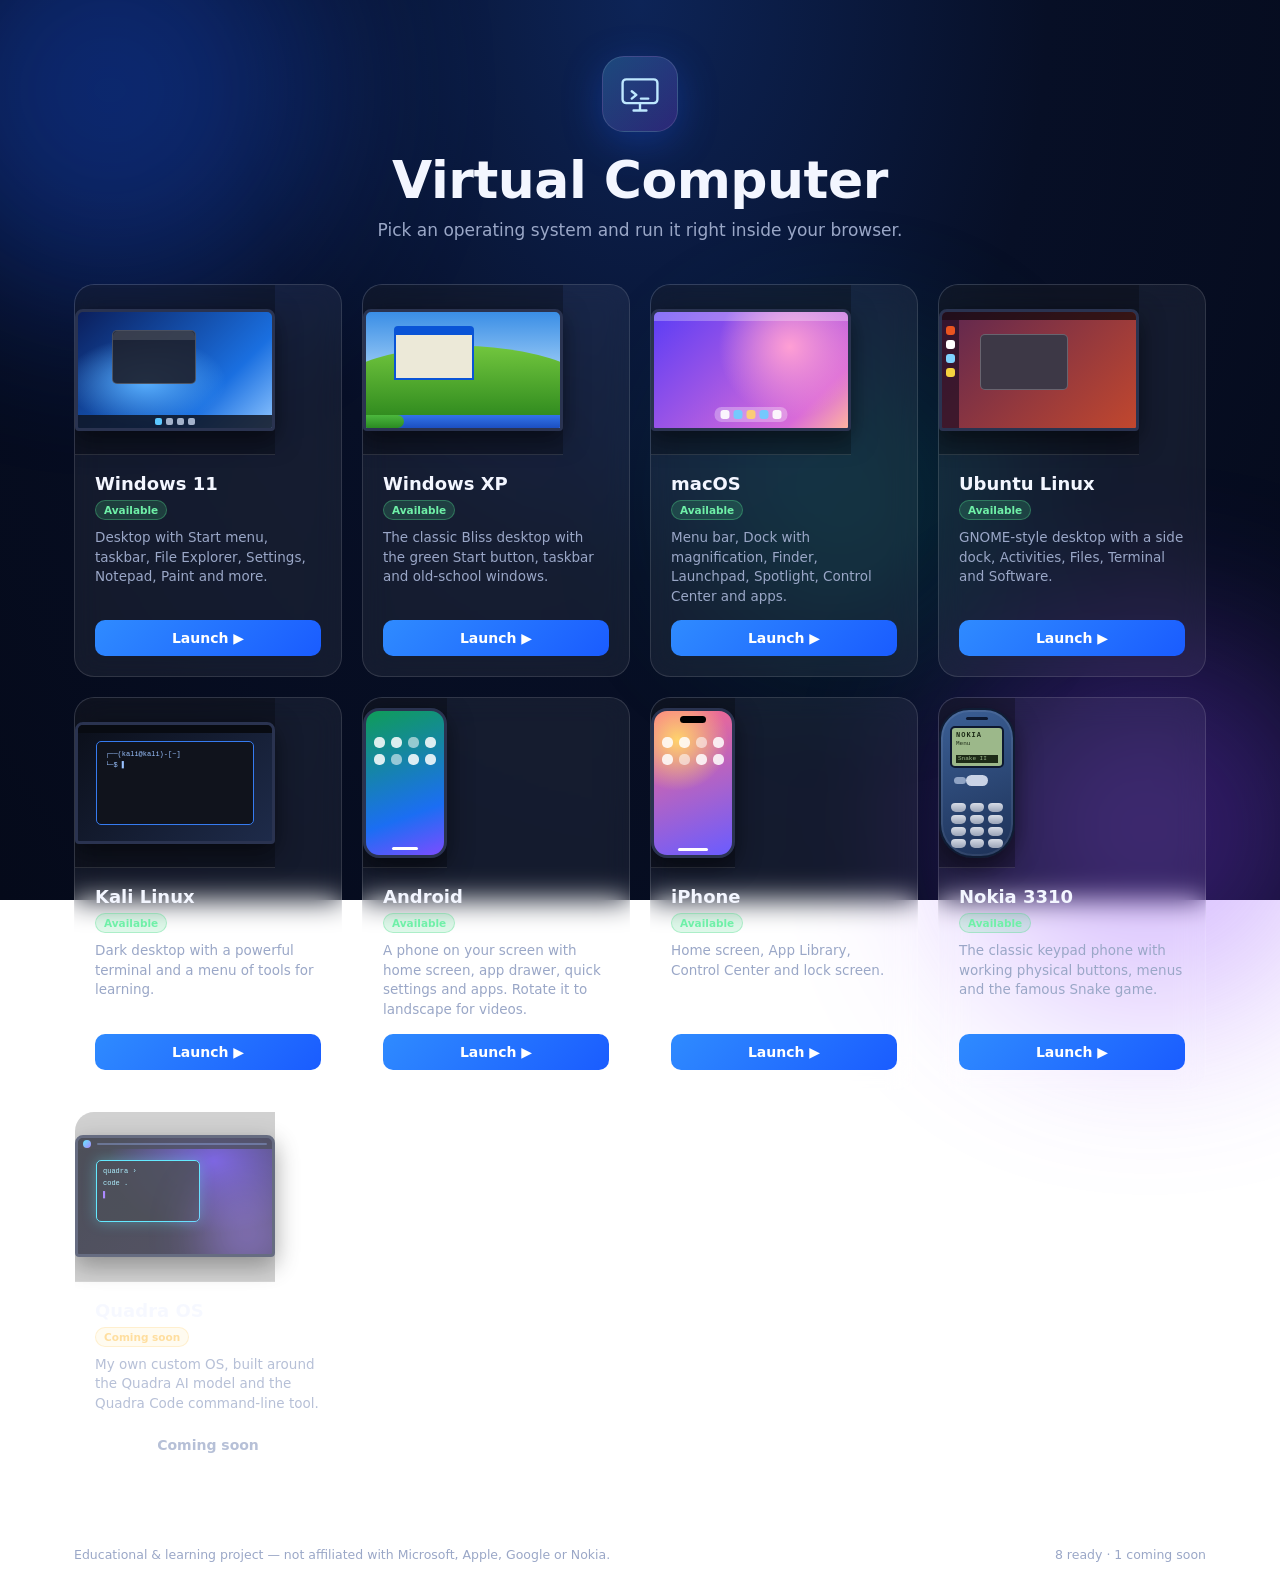
<file: index.html>
<!DOCTYPE html>
<html lang="en">
<head>
<meta charset="UTF-8">
<meta name="viewport" content="width=device-width, initial-scale=1">
<meta name="description" content="Virtual Computer: run Windows, macOS and more operating systems right inside your browser. Educational project.">
<meta name="theme-color" content="#070f26">
<title>Virtual Computer — Choose your OS</title>
<link rel="stylesheet" href="css/home.css">
</head>
<body>
<div class="orb o1"></div><div class="orb o2"></div><div class="orb o3"></div>

<main id="home">
  <header>
    <div class="logo">
      <svg viewBox="0 0 48 48" width="44" height="44" fill="none" stroke="currentColor" stroke-width="2.6" stroke-linecap="round" stroke-linejoin="round"><rect x="5" y="8" width="38" height="26" rx="4"/><path d="M17 42h14M24 34v8"/><path d="M15 21l5 4-5 4M25 29h8"/></svg>
    </div>
    <h1>Virtual Computer</h1>
    <p>Pick an operating system and run it right inside your browser.</p>
  </header>

  <section id="cards" aria-label="Operating systems"></section>

  <footer>
    <span>Educational &amp; learning project — not affiliated with Microsoft, Apple, Google or Nokia.</span>
    <span class="ver" id="ver"></span>
  </footer>
</main>

<div id="toast" role="status"></div>
<div id="veil"></div>
<script src="js/home.js"></script>
</body>
</html>
</file>
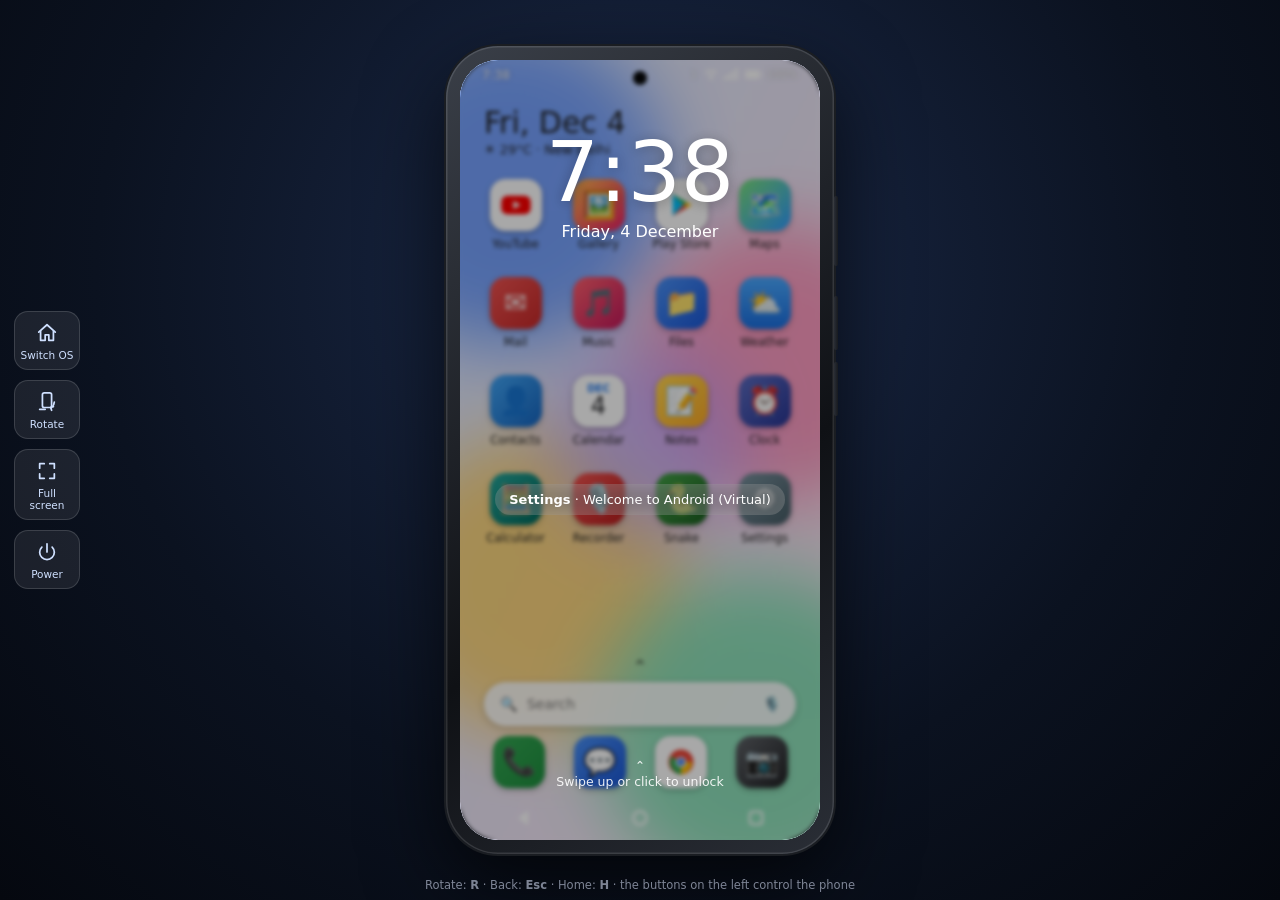
<file: os/android/index.html>
<!DOCTYPE html>
<html lang="en">
<head>
<meta charset="UTF-8">
<meta name="viewport" content="width=device-width, initial-scale=1">
<title>Android — Virtual Computer</title>
<link rel="stylesheet" href="css/style.css">
</head>
<body>
<div id="stage">

  <!-- tools outside the phone -->
  <div id="tools">
    <button id="tHome" title="Switch OS (back to the home page)"><svg viewBox="0 0 24 24" width="22" height="22" fill="none" stroke="currentColor" stroke-width="1.9" stroke-linecap="round" stroke-linejoin="round"><path d="M3 11l9-8 9 8"/><path d="M5 10v10h5v-6h4v6h5V10"/></svg><span>Switch OS</span></button>
    <button id="tRot" title="Rotate the phone (R)"><svg viewBox="0 0 24 24" width="22" height="22" fill="none" stroke="currentColor" stroke-width="1.9" stroke-linecap="round" stroke-linejoin="round"><rect x="7" y="2" width="10" height="16" rx="2"/><path d="M4 20h6M20 12a8 8 0 0 1-3 6M17 21l-1-3 3-1"/></svg><span>Rotate</span></button>
    <button id="tFull" title="Browser full screen"><svg viewBox="0 0 24 24" width="22" height="22" fill="none" stroke="currentColor" stroke-width="1.9" stroke-linecap="round" stroke-linejoin="round"><path d="M4 9V4h5M20 9V4h-5M4 15v5h5M20 15v5h-5"/></svg><span>Full screen</span></button>
    <button id="tPwr" title="Power button (lock / wake)"><svg viewBox="0 0 24 24" width="22" height="22" fill="none" stroke="currentColor" stroke-width="1.9" stroke-linecap="round" stroke-linejoin="round"><path d="M12 3v9"/><path d="M6.4 6.6a8 8 0 1 0 11.2 0"/></svg><span>Power</span></button>
  </div>

  <!-- the phone -->
  <div id="phoneWrap">
    <div id="phone">
      <i class="side pwr" id="sPwr" title="Power"></i><i class="side vup" title="Volume up"></i><i class="side vdn" title="Volume down"></i>
      <div id="screen">
        <div id="wall"></div>

        <div id="home">
          <div class="glance" id="glance"></div>
          <div class="hgrid" id="hgrid"></div>
          <div class="hbottom">
            <button class="drawer-btn" id="drawerBtn" title="All apps">⌃</button>
            <div class="search" id="hsearch"><span>🔍</span><span class="ph">Search</span><span>🎙️</span></div>
            <div class="dock" id="dock"></div>
          </div>
        </div>

        <div id="tasks"></div>
        <div id="drawer" class="hidden"></div>
        <div id="recents" class="hidden"></div>
        <div id="shade" class="hidden"></div>

        <div id="status"><span id="stTime"></span><span class="stR" id="stIcons"></span></div>
        <div id="banners"></div>
        <div id="nav">
          <button data-n="back" title="Back (Esc)"><svg viewBox="0 0 24 24" width="20" height="20" fill="currentColor"><path d="M17 3v18L5 12z"/></svg></button>
          <button data-n="home" title="Home"><svg viewBox="0 0 24 24" width="20" height="20" fill="none" stroke="currentColor" stroke-width="2.4"><circle cx="12" cy="12" r="8"/></svg></button>
          <button data-n="recents" title="Recent apps"><svg viewBox="0 0 24 24" width="20" height="20" fill="none" stroke="currentColor" stroke-width="2.4"><rect x="4.5" y="4.5" width="15" height="15" rx="3"/></svg></button>
        </div>

        <div id="lock">
          <div class="lk-time"><div id="lkTime"></div><div id="lkDate"></div></div>
          <div class="lk-notif" id="lkNotif"></div>
          <div class="lk-hint">⌃<br>Swipe up or click to unlock</div>
        </div>
        <div id="dim"></div>
        <div id="off" class="hidden"><button id="wake">Tap to wake</button></div>
        <i class="punch"></i>
      </div>
    </div>
  </div>

  <div id="hint">Rotate: <b>R</b> · Back: <b>Esc</b> · Home: <b>H</b> · the buttons on the left control the phone</div>
</div>
<script src="js/apps.js"></script>
<script src="js/main.js"></script>
</body>
</html>
</file>
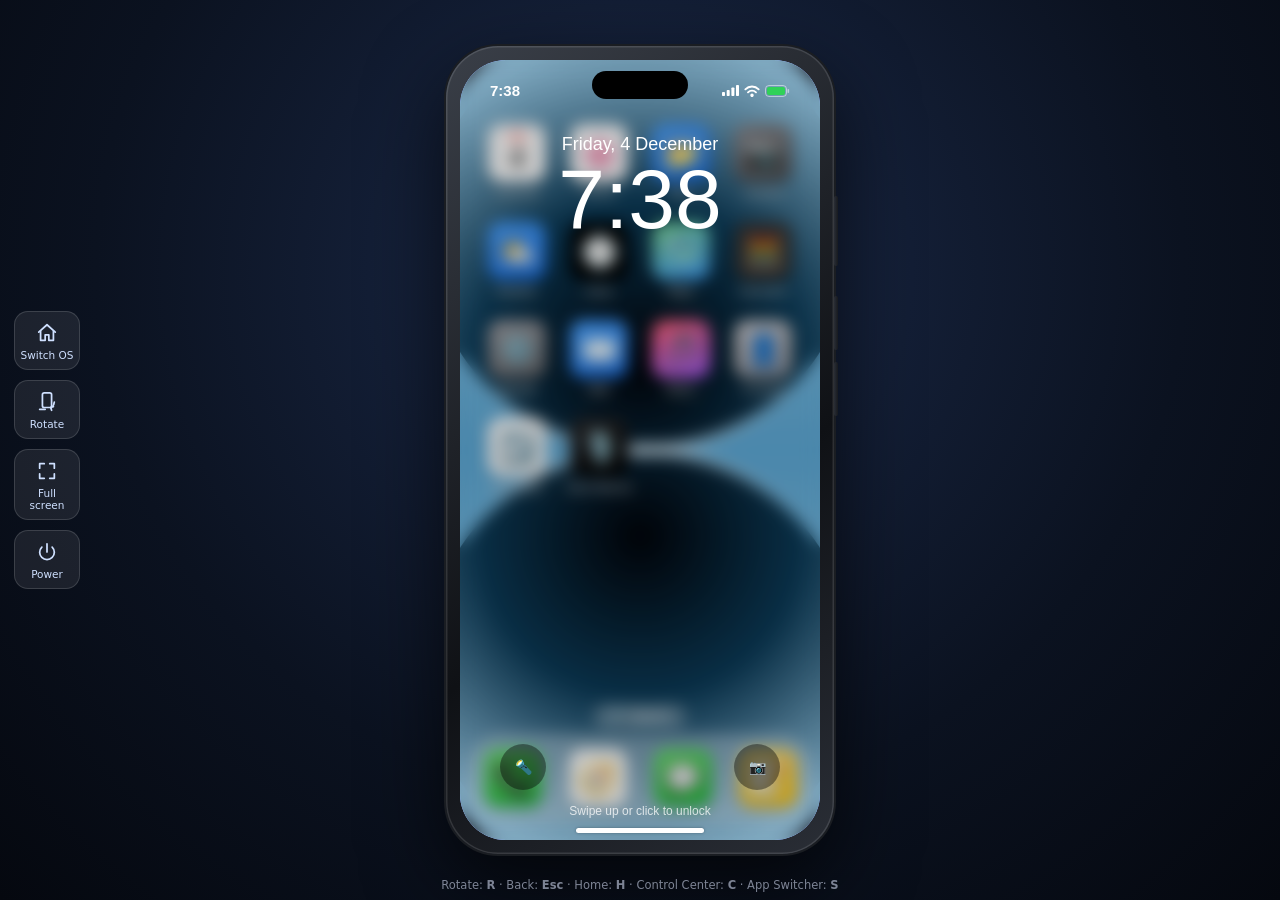
<file: os/ios/index.html>
<!DOCTYPE html>
<html lang="en">
<head>
<meta charset="UTF-8">
<meta name="viewport" content="width=device-width, initial-scale=1">
<title>iOS — Virtual Computer</title>
<link rel="stylesheet" href="css/style.css">
</head>
<body>
<div id="stage">

  <!-- tools outside the phone -->
  <div id="tools">
    <button id="tHome" title="Switch OS (back to the home page)"><svg viewBox="0 0 24 24" width="22" height="22" fill="none" stroke="currentColor" stroke-width="1.9" stroke-linecap="round" stroke-linejoin="round"><path d="M3 11l9-8 9 8"/><path d="M5 10v10h5v-6h4v6h5V10"/></svg><span>Switch OS</span></button>
    <button id="tRot" title="Rotate the phone (R)"><svg viewBox="0 0 24 24" width="22" height="22" fill="none" stroke="currentColor" stroke-width="1.9" stroke-linecap="round" stroke-linejoin="round"><rect x="7" y="2" width="10" height="16" rx="2"/><path d="M4 20h6M20 12a8 8 0 0 1-3 6M17 21l-1-3 3-1"/></svg><span>Rotate</span></button>
    <button id="tFull" title="Browser full screen"><svg viewBox="0 0 24 24" width="22" height="22" fill="none" stroke="currentColor" stroke-width="1.9" stroke-linecap="round" stroke-linejoin="round"><path d="M4 9V4h5M20 9V4h-5M4 15v5h5M20 15v5h-5"/></svg><span>Full screen</span></button>
    <button id="tPwr" title="Power button (lock / wake)"><svg viewBox="0 0 24 24" width="22" height="22" fill="none" stroke="currentColor" stroke-width="1.9" stroke-linecap="round" stroke-linejoin="round"><path d="M12 3v9"/><path d="M6.4 6.6a8 8 0 1 0 11.2 0"/></svg><span>Power</span></button>
  </div>

  <!-- the phone -->
  <div id="phoneWrap">
    <div id="phone">
      <i class="side pwr" id="sPwr" title="Power"></i><i class="side vup" title="Volume up"></i><i class="side vdn" title="Volume down"></i>
      <div id="screen">
        <div id="wall"></div>
        <div id="home"><div class="hgrid" id="hgrid"></div><div class="hs">🔍 Search</div><div id="dock"></div></div>
        <div id="apps"></div>
        <div id="switcher"></div>
        <div id="lock">
          <div id="lkDate"></div><div id="lkTime"></div><div class="lk-notif" id="lkNotif"></div>
          <i class="lb l" data-lb="flash">🔦</i><i class="lb r" data-lb="cam">📷</i><div class="lk-hint">Swipe up or click to unlock</div>
        </div>
        <div id="cc"></div>
        <div id="status"><span id="stTime"></span><span class="stR" id="stIcons"></span></div>
        <div id="island"></div>
        <div id="bar" title="Home bar: click = Home, double-click = App Switcher"></div>
        <div id="dim"></div>
        <div id="off" class="hidden"><button id="wake">Tap to wake</button></div>
      </div>
    </div>
  </div>

  <div id="hint">Rotate: <b>R</b> · Back: <b>Esc</b> · Home: <b>H</b> · Control Center: <b>C</b> · App Switcher: <b>S</b></div>
</div>
<script src="js/apps.js"></script>
<script src="js/main.js"></script>
</body>
</html>
</file>
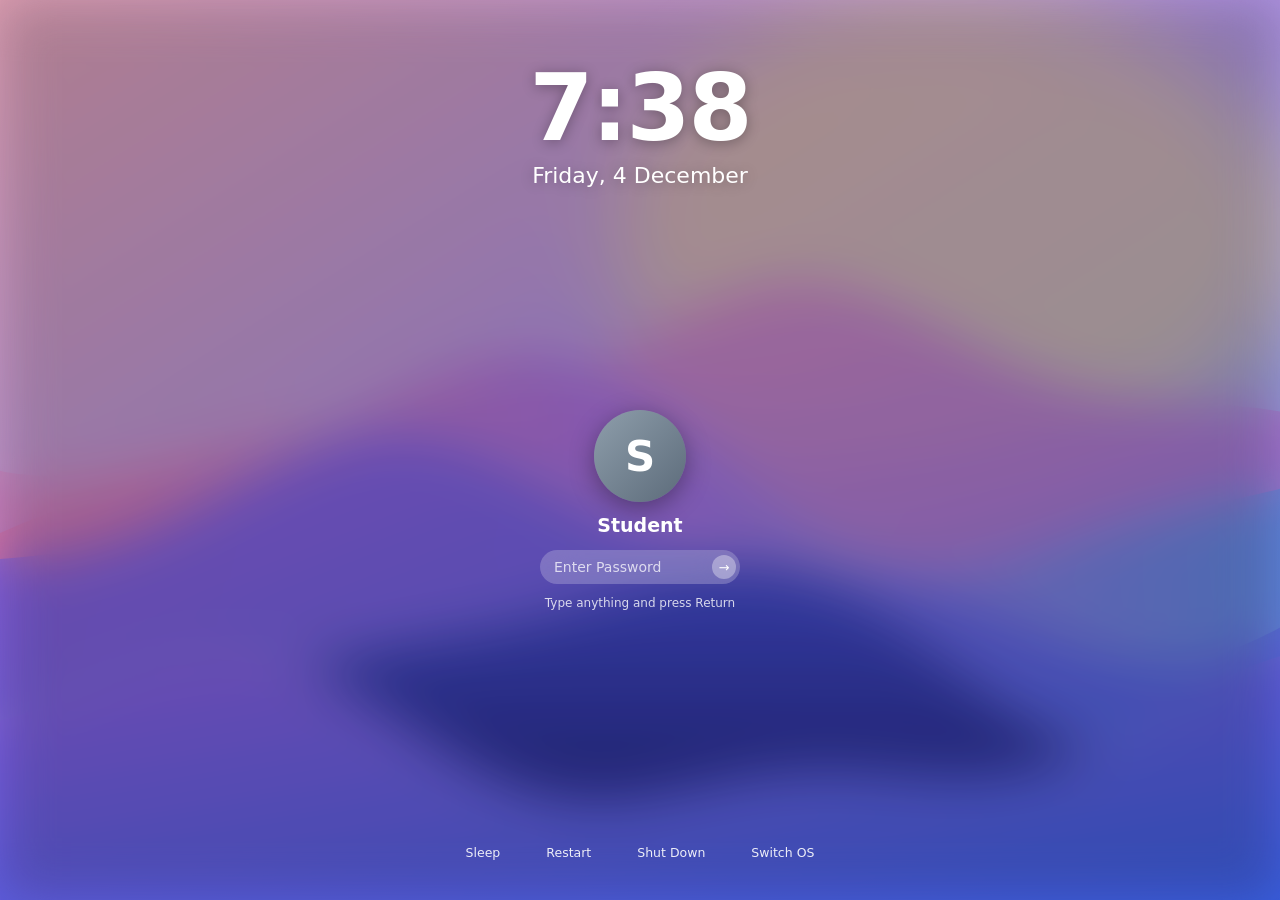
<file: os/mac/index.html>
<!DOCTYPE html>
<html lang="en">
<head>
<meta charset="UTF-8">
<meta name="viewport" content="width=device-width, initial-scale=1">
<title>macOS — Virtual Computer</title>
<link rel="stylesheet" href="css/style.css">
</head>
<body>
<div id="screen">

  <!-- Login / lock screen -->
  <div id="lock">
    <div class="l-time"><div id="lTime"></div><div id="lDate"></div></div>
    <div class="l-user">
      <div class="l-avatar">S</div>
      <div class="l-name">Student</div>
      <div class="l-pass"><input id="lPass" type="password" placeholder="Enter Password" autocomplete="off"><button id="lGo" title="Log in">→</button></div>
      <div class="l-hint">Type anything and press Return</div>
    </div>
    <div class="l-foot"><button data-pw="sleep">Sleep</button><button data-pw="restart">Restart</button><button data-pw="shutdown">Shut Down</button><button data-pw="home">Switch OS</button></div>
  </div>

  <div id="desktop"><div id="dIcons"></div></div>
  <div id="windows"></div>

  <!-- Menu bar -->
  <div id="menubar">
    <div class="mb-left" id="mbLeft"></div>
    <div class="mb-right">
      <span class="mb-i" id="mbBat" title="Battery"><svg width="22" height="12" viewBox="0 0 22 12"><rect x=".5" y=".5" width="18" height="11" rx="3" fill="none" stroke="currentColor" opacity=".6"/><rect x="2" y="2" width="12" height="8" rx="1.8" fill="currentColor"/><rect x="19.5" y="4" width="2" height="4" rx="1" fill="currentColor" opacity=".6"/></svg></span>
      <button class="mb-i" id="mbWifi" title="Wi-Fi"></button>
      <button class="mb-i" id="mbSearch" title="Spotlight Search"></button>
      <button class="mb-i" id="mbCC" title="Control Center"></button>
      <button class="mb-i mb-clock" id="mbClock"></button>
    </div>
  </div>
  <div id="menu" class="hidden"></div>

  <!-- Dock -->
  <div id="dockWrap"><div id="dock"></div></div>

  <!-- Launchpad -->
  <div id="launchpad" class="hidden">
    <div class="lp-search"><input id="lpInput" placeholder="Search" autocomplete="off"></div>
    <div id="lpGrid"></div>
  </div>

  <!-- Spotlight -->
  <div id="spot" class="hidden">
    <div class="sp-box">
      <div class="sp-in"><svg width="22" height="22" viewBox="0 0 24 24" fill="none" stroke="currentColor" stroke-width="2" stroke-linecap="round"><circle cx="11" cy="11" r="7"/><path d="M20 20l-4-4"/></svg><input id="spInput" placeholder="Spotlight Search" autocomplete="off"></div>
      <div id="spRes"></div>
    </div>
  </div>

  <div id="mc" class="hidden"></div>
  <div id="sw" class="hidden"></div>
  <div id="ql" class="hidden"></div>
  <div id="cc" class="panel hidden"></div>
  <div id="nc" class="hidden"><div id="ncPanel"></div></div>
  <div id="toasts"></div>
  <div id="ctx" class="hidden"></div>
  <div id="dim"></div>
  <div id="night"></div>
  <div id="off" class="hidden"><button id="powerOn">⏻</button></div>
</div>

<script src="js/apps.js"></script>
<script src="js/main.js"></script>
</body>
</html>
</file>
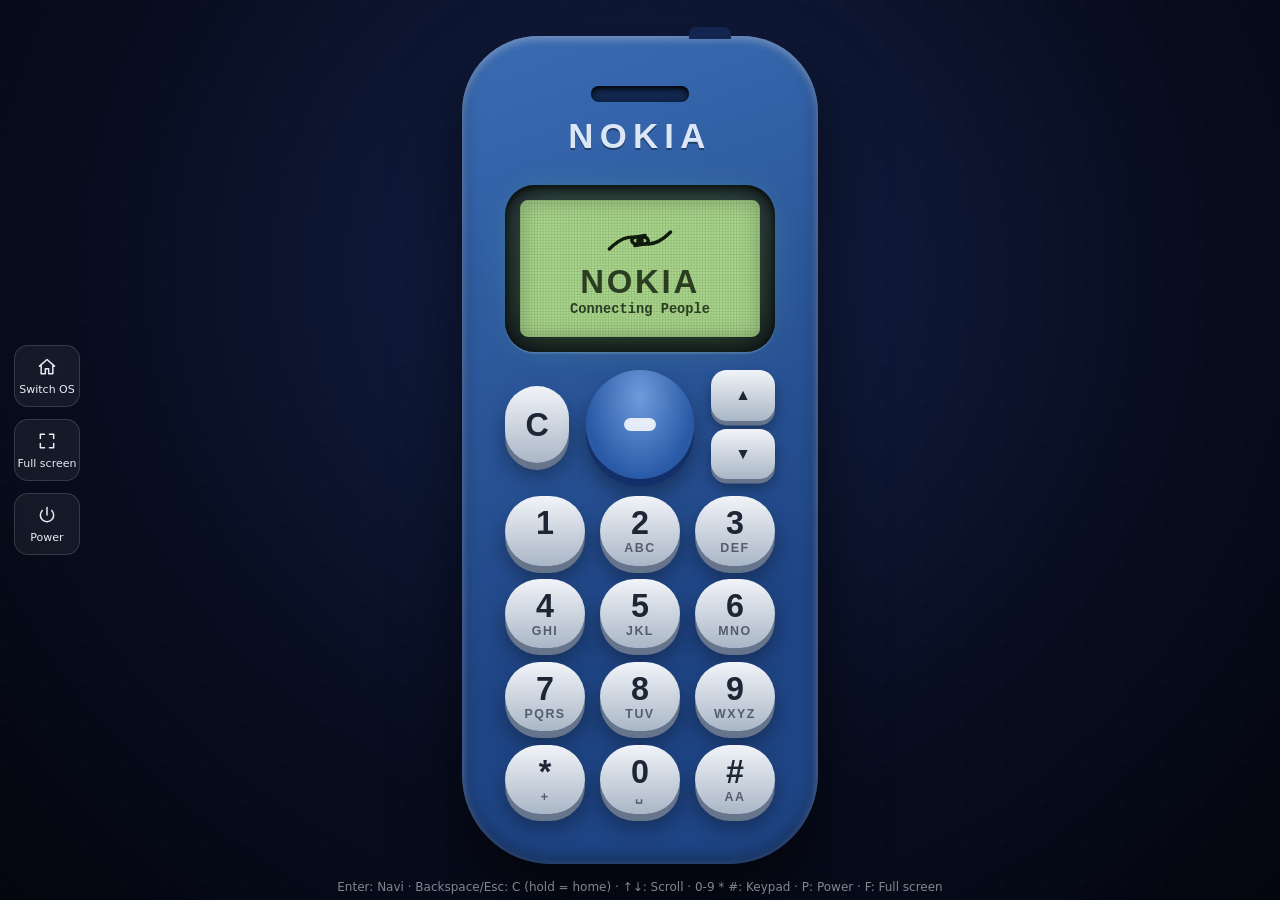
<file: os/nokia/index.html>
<!DOCTYPE html>
<html lang="en">
<head>
  <meta charset="UTF-8">
  <meta name="viewport" content="width=device-width, initial-scale=1">
  <title>Nokia 3310 – Web OS</title>
  <link rel="icon" href="assets/logo.svg" type="image/svg+xml">
  <link rel="stylesheet" href="css/style.css">
</head>
<body>

  <!-- Left controls (same as Android / iOS) -->
  <aside class="side">
    <a class="side-btn" id="btnSwitch" href="../../index.html" title="Switch OS">
      <svg viewBox="0 0 24 24"><path d="M3 11l9-8 9 8M5 10v10h5v-6h4v6h5V10"/></svg><span>Switch OS</span>
    </a>
    <button class="side-btn" id="btnFull" title="Full screen">
      <svg viewBox="0 0 24 24"><path d="M4 9V4h5M20 9V4h-5M4 15v5h5M20 15v5h-5"/></svg><span>Full screen</span>
    </button>
    <button class="side-btn" id="btnPower" title="Power">
      <svg viewBox="0 0 24 24"><path d="M12 3v9M6.3 6.5a8 8 0 1 0 11.4 0"/></svg><span>Power</span>
    </button>
  </aside>

  <main class="stage">
    <div class="phone" id="phone">
      <button class="pwr" id="pwrKnob" aria-label="Power"></button>
      <div class="speaker"></div>
      <div class="brand">NOKIA</div>

      <div class="bezel">
        <div class="lcd off" id="lcd">
          <div class="screen">
            <div class="status" id="status"></div>
            <div class="content" id="content"></div>
            <div class="soft" id="soft"></div>
          </div>
        </div>
      </div>

      <!-- Navi / C / Up / Down -->
      <div class="navrow">
        <button class="key ckey" data-key="c" aria-label="C"><b>C</b></button>
        <button class="key navi" data-key="ok" aria-label="Navi key"><i></i></button>
        <div class="ud">
          <button class="key small" data-key="up" aria-label="Up">&#9650;</button>
          <button class="key small" data-key="down" aria-label="Down">&#9660;</button>
        </div>
      </div>

      <!-- Keypad -->
      <div class="keypad">
        <button class="key" data-key="1"><b>1</b><small>&nbsp;</small></button>
        <button class="key" data-key="2"><b>2</b><small>abc</small></button>
        <button class="key" data-key="3"><b>3</b><small>def</small></button>
        <button class="key" data-key="4"><b>4</b><small>ghi</small></button>
        <button class="key" data-key="5"><b>5</b><small>jkl</small></button>
        <button class="key" data-key="6"><b>6</b><small>mno</small></button>
        <button class="key" data-key="7"><b>7</b><small>pqrs</small></button>
        <button class="key" data-key="8"><b>8</b><small>tuv</small></button>
        <button class="key" data-key="9"><b>9</b><small>wxyz</small></button>
        <button class="key" data-key="*"><b>*</b><small>+</small></button>
        <button class="key" data-key="0"><b>0</b><small>&#9251;</small></button>
        <button class="key" data-key="#"><b>#</b><small>Aa</small></button>
      </div>
    </div>
  </main>

  <div class="hint">Enter: Navi &middot; Backspace/Esc: C (hold = home) &middot; &uarr;&darr;: Scroll &middot; 0-9 * #: Keypad &middot; P: Power &middot; F: Full screen</div>

  <script src="js/apps.js"></script>
  <script src="js/main.js"></script>
</body>
</html>
</file>
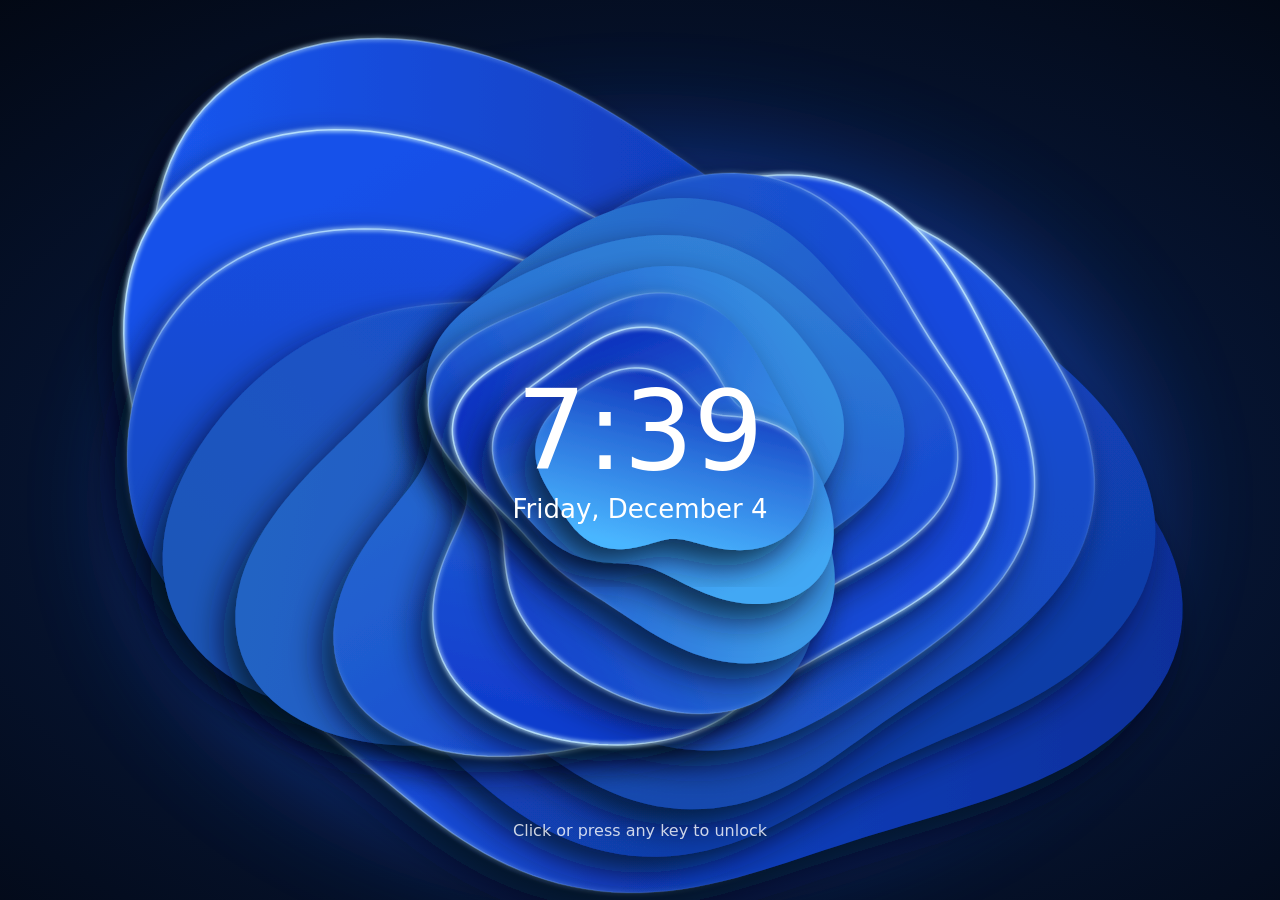
<file: os/windows/index.html>
<!DOCTYPE html>
<html lang="en">
<head>
<meta charset="UTF-8">
<meta name="viewport" content="width=device-width, initial-scale=1">
<title>Windows 11 — Virtual Computer</title>
<link rel="stylesheet" href="css/style.css">
</head>
<body>

<div id="screen">
  <!-- Lock screen -->
  <div id="lock">
    <div class="lock-time" id="lockTime"></div>
    <div class="lock-date" id="lockDate"></div>
    <div class="lock-hint">Click or press any key to unlock</div>
  </div>

  <!-- Desktop -->
  <div id="desktop"><div id="icons"></div></div>
  <div id="windows"></div>

  <!-- Start menu -->
  <div id="start" class="flyout hidden">
    <div class="st-search"><svg viewBox="0 0 24 24" width="16" height="16" fill="none" stroke="currentColor" stroke-width="2" stroke-linecap="round"><circle cx="11" cy="11" r="7"/><path d="M20 20l-4-4"/></svg><input id="startSearch" type="text" placeholder="Search for apps, settings, and documents" autocomplete="off"></div>
    <div id="stMain">
      <div class="st-row"><b>Pinned</b><button class="st-btn" id="allAppsBtn">All apps <span>›</span></button></div>
      <div id="pinnedGrid" class="grid"></div>
      <div class="st-row"><b>Recommended</b><button class="st-btn" id="moreRec">More <span>›</span></button></div>
      <div id="recList" class="rec"></div>
    </div>
    <div id="stAll" class="hidden"></div>
    <div id="stFind" class="hidden"></div>
    <div class="start-foot">
      <div class="user"><span class="avatar">👤</span> Student</div>
      <button id="powerBtn" class="pbtn" title="Power">⏻</button>
      <div id="powerMenu" class="hidden"><div data-p="home">🏠 Switch OS</div><div data-p="lock">🔒 Lock</div><div data-p="restart">🔄 Restart</div><div data-p="shutdown">⏻ Shut down</div></div>
    </div>
  </div>

  <!-- Quick settings (Wi-Fi / volume button) -->
  <div id="quick" class="flyout hidden"></div>

  <!-- Hidden icons (^ button) -->
  <div id="overflow" class="flyout hidden"></div>

  <!-- Keyboard layout (ENG IN button) -->
  <div id="lang" class="flyout hidden"></div>

  <!-- Notifications + Calendar (date/time button) -->
  <div id="notifCenter" class="hidden">
    <div id="notifPanel" class="panel"></div>
    <div id="calPanel" class="panel"></div>
  </div>

  <div id="toasts"></div>

  <!-- Taskbar -->
  <div id="taskbar">
    <div class="tb-center">
      <button id="startBtn" class="tb-btn" title="Start">
        <svg viewBox="0 0 24 24" width="22" height="22"><defs><linearGradient id="wg" x1="0" y1="0" x2="1" y2="1"><stop offset="0" stop-color="#63d2ff"/><stop offset="1" stop-color="#0a78f0"/></linearGradient></defs>
          <rect x="2.5" y="2.5" width="9" height="9" rx="1.3" fill="url(#wg)"/><rect x="12.5" y="2.5" width="9" height="9" rx="1.3" fill="url(#wg)"/>
          <rect x="2.5" y="12.5" width="9" height="9" rx="1.3" fill="url(#wg)"/><rect x="12.5" y="12.5" width="9" height="9" rx="1.3" fill="url(#wg)"/></svg>
      </button>
      <div id="taskApps"></div>
    </div>
    <div class="tb-right">
      <button id="trayOverflow" class="tray" title="Show hidden icons"><i data-ico="chevU"></i></button>
      <button id="trayLang" class="tray lang" title="Keyboard layout"><span>ENG</span><span>IN</span></button>
      <button id="trayQuick" class="tray" title="Wi-Fi, volume"><i id="icoWifi" data-ico="wifi"></i><i id="icoVol" data-ico="vol"></i></button>
      <button id="trayClock" class="tray clock" title="Notifications &amp; calendar"><span class="ct"><span id="tbTime"></span><span id="tbDate"></span></span><span id="badge" class="badge"></span></button>
    </div>
  </div>

  <div id="taskview" class="hidden"></div>
  <div id="modal" class="hidden"></div>
  <div id="ctx" class="hidden"></div>
  <div id="dim"></div>
  <div id="night"></div>
  <div id="off" class="hidden"><button id="powerOn">⏻ Power on</button></div>
</div>

<script src="js/apps.js"></script>
<script src="js/explorer.js"></script>
<script src="js/apps-extra.js"></script>
<script src="js/main.js"></script>
</body>
</html>
</file>
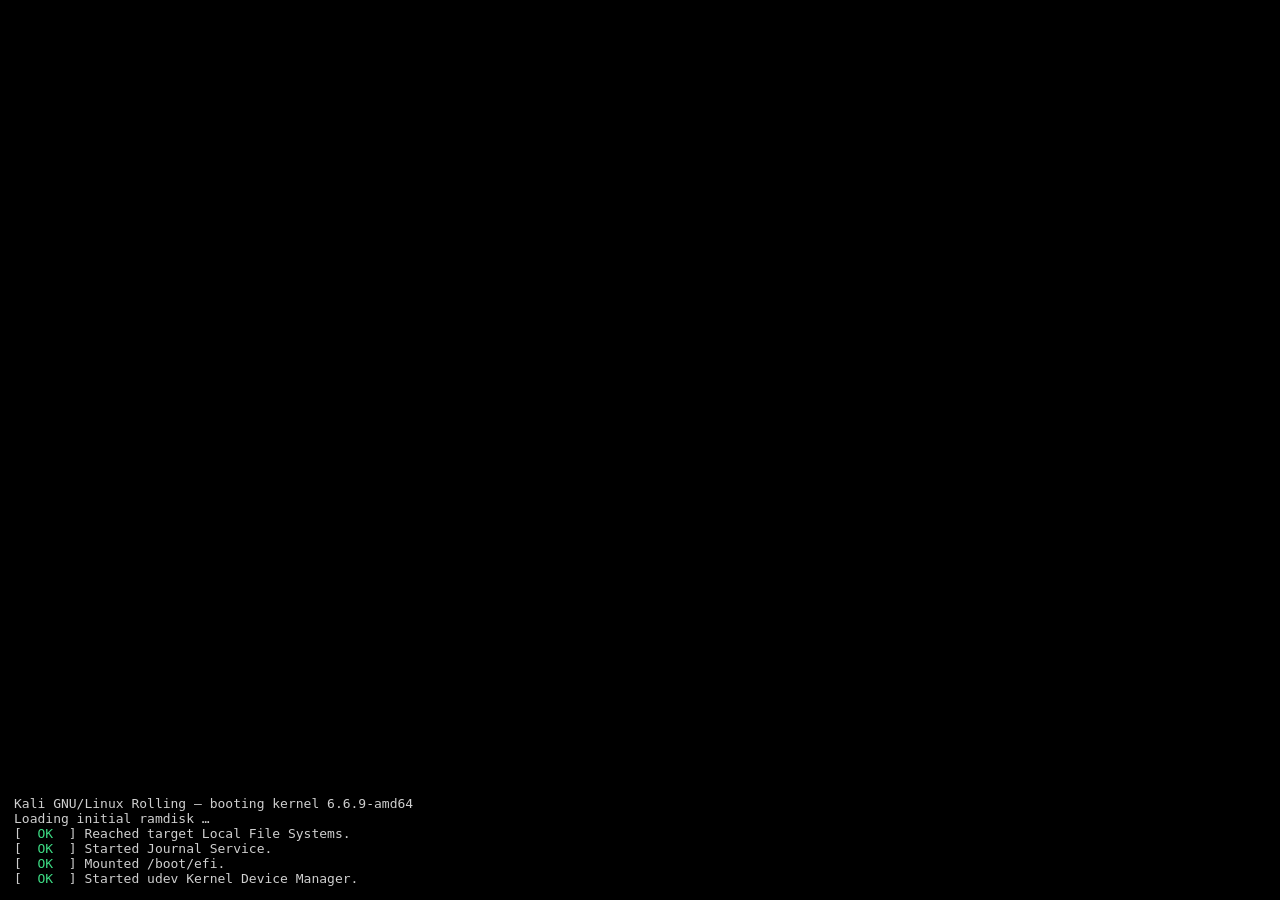
<file: os/linux/kali/index.html>
<!DOCTYPE html>
<html lang="en">
<head>
<meta charset="UTF-8">
<meta name="viewport" content="width=device-width, initial-scale=1">
<title>Kali Linux — Virtual Computer</title>
<link rel="stylesheet" href="css/style.css">
</head>
<body>
<div id="screen" class="ac-blue">

  <!-- Boot + login (LightDM style) -->
  <div id="boot"><pre id="bootlog"></pre></div>
  <div id="login" class="hidden">
    <div class="ltop"><span id="lgClock"></span><button id="lgPower" title="Shut down / Switch OS">⏻</button></div>
    <div class="lbox"><div class="lav">🐉</div><div class="lname">kali</div>
      <input id="pw" type="password" placeholder="Password" autocomplete="off"><button id="lgGo">Log In</button>
      <small id="lgMsg">Default password: kali</small></div>
  </div>

  <!-- Desktop -->
  <div id="desktop"><div id="icons"></div></div>
  <div id="windows"></div>

  <!-- Xfce top panel -->
  <div id="panel">
    <button id="kbtn" title="Applications Menu">🐉</button>
    <div class="lau"><button data-l="terminal" title="Terminal Emulator">⌨</button><button data-l="files" title="File Manager">📁</button><button data-l="browser" title="Web Browser">🦊</button><button data-l="editor" title="Mousepad">📝</button></div>
    <div id="tasks"></div>
    <div id="ws"></div>
    <div id="tray"><span id="trNet" title="Wired connection">🖧</span><span id="trVol" title="Volume">🔊</span><span id="trBat" title="Battery"></span><span id="trClock"></span><button id="trPower" title="Session">⏻</button></div>
  </div>

  <!-- Applications menu -->
  <div id="kmenu" class="hidden">
    <div class="kh0"><span class="av">🐉</span><b>kali</b><span class="sp"></span><button data-k="settings" title="Settings">⚙</button><button data-k="lock" title="Lock Screen">🔒</button><button data-k="logout" title="Log Out">⏻</button></div>
    <input id="ksearch" placeholder="Search applications…" autocomplete="off">
    <div class="kb"><div class="kc" id="kcats"></div><div class="ka" id="kapps"></div></div>
  </div>

  <div id="popup" class="hidden"></div>
  <div id="notify"></div>
  <div id="ctx" class="hidden"></div>
  <div id="modal" class="hidden"></div>
  <div id="dim"></div>
  <div id="off" class="hidden"><p id="offMsg"></p><button id="powerOn">⏻ Power on</button></div>
</div>
<script src="js/apps.js"></script>
<script src="js/main.js"></script>
</body>
</html>
</file>
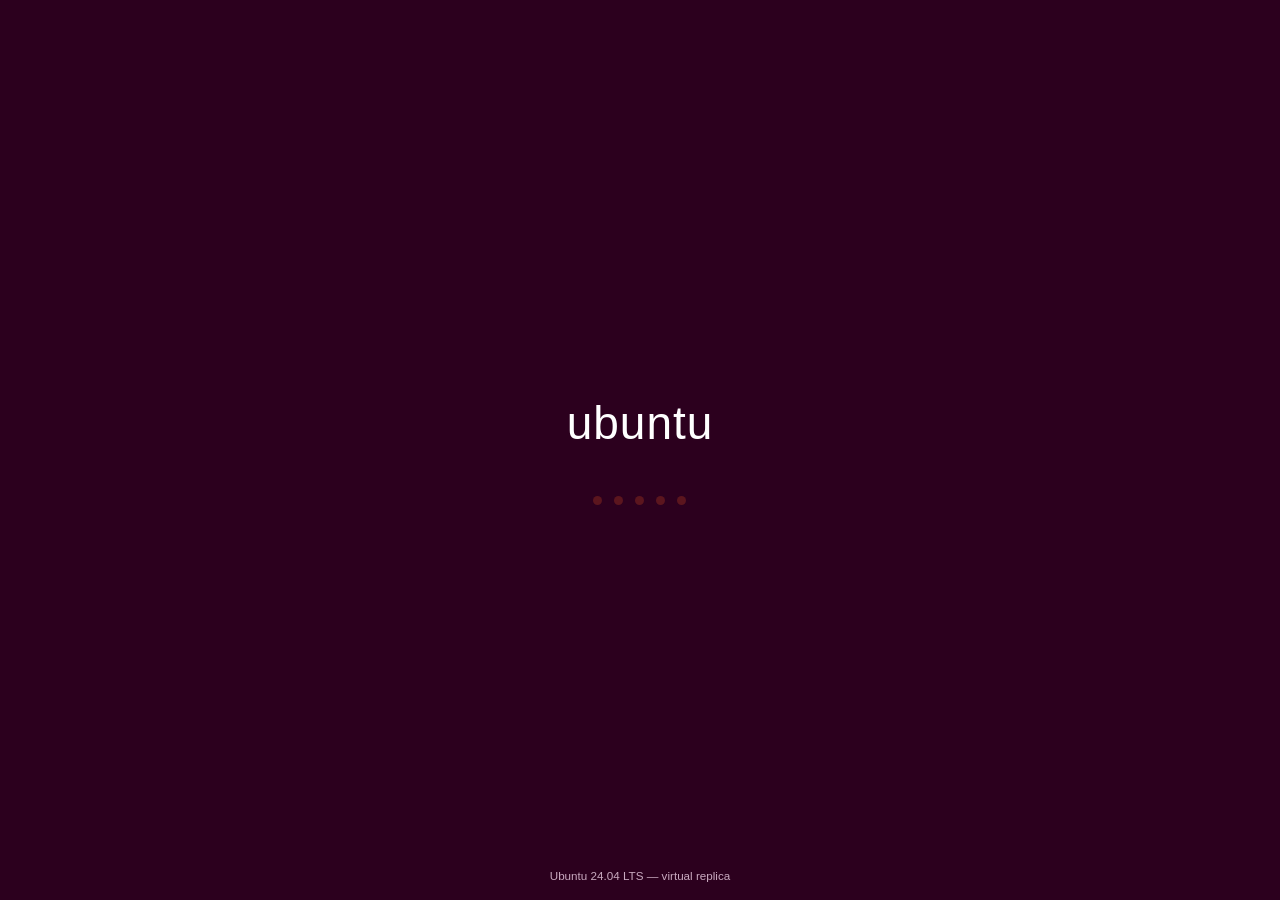
<file: os/linux/ubuntu/index.html>
<!DOCTYPE html>
<html lang="en">
<head>
<meta charset="UTF-8">
<meta name="viewport" content="width=device-width, initial-scale=1">
<title>Ubuntu — Virtual Computer</title>
<link rel="stylesheet" href="css/style.css">
</head>
<body>
<div id="screen" class="ac-orange">

  <!-- Boot (Plymouth) + login (GDM) -->
  <div id="boot"><div class="pl"><b>ubuntu</b><div class="dots"><i></i><i></i><i></i><i></i><i></i></div></div><small>Ubuntu 24.04 LTS — virtual replica</small></div>
  <div id="login" class="hidden">
    <div class="ltop"><span id="lgClock"></span><button id="lgPower" title="Power Off / Switch OS">⏻</button></div>
    <div class="lbox"><div class="lav">U</div><div class="lname">Ubuntu</div>
      <input id="pw" type="password" placeholder="Password" autocomplete="off"><button id="lgGo">Sign In</button>
      <small id="lgMsg">Password: ubuntu</small></div>
  </div>

  <!-- Desktop -->
  <div id="desktop"><div id="icons"></div></div>
  <div id="windows"></div>

  <!-- GNOME top bar -->
  <div id="topbar">
    <button id="actBtn">Activities</button><span id="appName"></span>
    <button id="clockBtn"></button>
    <button id="sysBtn"><span id="trNet">🖧</span><span id="trVol">🔊</span><span id="trBat">🔌</span><span>⏻</span></button>
  </div>

  <!-- Ubuntu Dock -->
  <div id="dock"><div id="dockApps"></div><button id="showApps" title="Show Applications"><i></i><i></i><i></i><i></i><i></i><i></i><i></i><i></i><i></i></button></div>

  <!-- Activities overview -->
  <div id="overview" class="hidden">
    <input id="osearch" placeholder="Type to search…" autocomplete="off">
    <div id="ovwins"></div><div id="ovapps" class="hidden"></div>
  </div>

  <div id="popup" class="hidden"></div>
  <div id="notify"></div>
  <div id="ctx" class="hidden"></div>
  <div id="modal" class="hidden"></div>
  <div id="dim"></div><div id="warm"></div>
  <div id="off" class="hidden"><p id="offMsg"></p><button id="powerOn">⏻ Power on</button></div>
</div>
<script src="js/apps.js"></script>
<script src="js/main.js"></script>
</body>
</html>
</file>
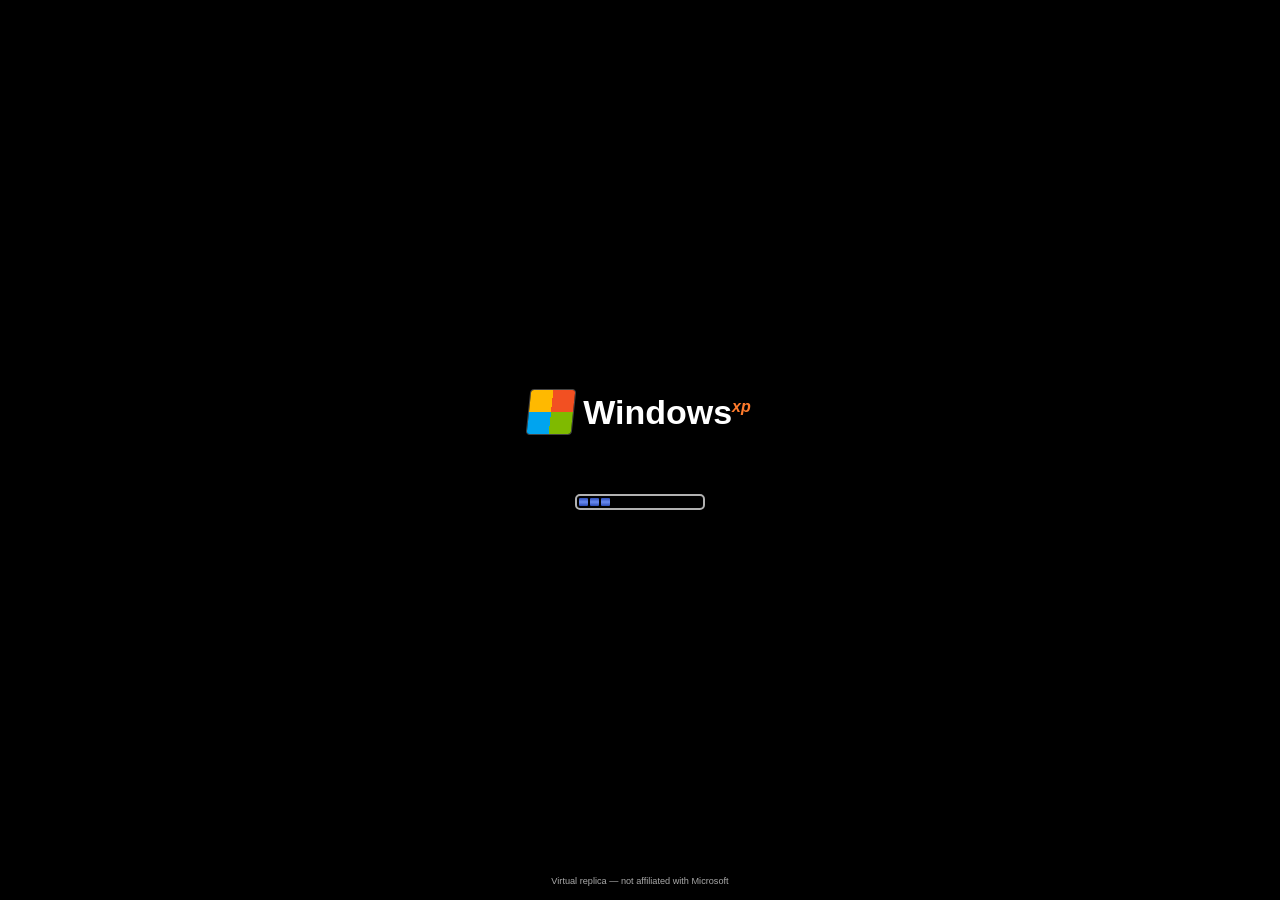
<file: os/windows/winxp/index.html>
<!DOCTYPE html>
<html lang="en">
<head>
<meta charset="UTF-8">
<meta name="viewport" content="width=device-width, initial-scale=1">
<title>Windows XP — Virtual Computer</title>
<link rel="stylesheet" href="css/style.css">
</head>
<body>
<div id="screen" class="th-blue">

  <!-- Boot + login -->
  <div id="boot"><div class="bl"><div class="logo"><span class="flag"></span><b>Windows<sup>xp</sup></b></div><div class="bar"><i></i><i></i><i></i></div></div><small>Virtual replica — not affiliated with Microsoft</small></div>
  <div id="login" class="hidden">
    <div class="lt"></div>
    <div class="lm"><div class="ll"><div class="logo"><span class="flag"></span><b>Windows<sup>xp</sup></b></div><p>To begin, click your user name</p></div>
      <div class="lr"><div class="usr" id="usr"><span class="pic">♟</span><div><b>Student</b><small>Click to log on</small></div></div></div></div>
    <div class="lb"><button id="lgOff">⏻ Turn off computer</button><span>After you log on, you can add or change accounts.</span></div>
  </div>

  <!-- Desktop -->
  <div id="desktop"><div id="icons"></div></div>
  <div id="windows"></div>

  <!-- Start menu -->
  <div id="start" class="hidden">
    <div class="sh"><span class="pic">♟</span><b>Student</b></div>
    <div class="sb"><div class="sl" id="sl"></div><div class="sr" id="sr"></div></div>
    <div class="sf"><button id="sfLog">🔑 Log Off</button><button id="sfOff">⏻ Turn Off Computer</button></div>
    <div id="allprog" class="hidden"></div>
  </div>

  <!-- Taskbar -->
  <div id="taskbar">
    <button id="startBtn"><span class="flag"></span><i>start</i></button>
    <div class="ql"><button id="qlIE" title="Launch Internet Explorer">🌐</button><button id="qlDesk" title="Show Desktop">🗔</button></div>
    <div id="tasks"></div>
    <div id="tray"><span id="trNet" title="Connected">🖧</span><span id="trVol" title="Volume">🔊</span><span id="trClock" title="Date and Time"></span></div>
  </div>

  <div id="balloon" class="hidden"></div>
  <div id="ctx" class="hidden"></div>
  <div id="modal" class="hidden"></div>
  <div id="off" class="hidden"><p id="offMsg"></p><button id="powerOn">⏻ Power on</button></div>
</div>
<script src="js/apps.js"></script>
<script src="js/main.js"></script>
</body>
</html>
</file>
<file: css/home.css>
:root{--bg:#050a1a;--text:#f3f6ff;--muted:#9aa7c7;--card:rgba(255,255,255,.06);--border:rgba(255,255,255,.12);--accent:#4cc2ff}
*{box-sizing:border-box;margin:0;padding:0}
html,body{min-height:100%}
body{font-family:"Segoe UI",system-ui,-apple-system,Roboto,sans-serif;color:var(--text);background:radial-gradient(ellipse at 50% 0%,#0d2457 0,#070f26 45%,var(--bg) 100%) fixed;overflow-x:hidden}
button{font:inherit;color:inherit;border:none;background:none;cursor:pointer}
.orb{position:fixed;border-radius:50%;filter:blur(90px);opacity:.35;pointer-events:none;animation:float 14s ease-in-out infinite}
.o1{width:420px;height:420px;background:#1a5cff;top:-120px;left:-100px}
.o2{width:380px;height:380px;background:#8a3ffc;bottom:-120px;right:-60px;animation-delay:-5s}
.o3{width:280px;height:280px;background:#00c2a8;top:40%;left:55%;opacity:.18;animation-delay:-9s}
@keyframes float{0%,100%{transform:translate(0,0)}50%{transform:translate(30px,-24px)}}

#home{position:relative;z-index:1;max-width:1180px;margin:0 auto;padding:56px 24px 28px;min-height:100vh;display:flex;flex-direction:column}
header{text-align:center;margin-bottom:44px}
.logo{display:inline-flex;align-items:center;justify-content:center;width:76px;height:76px;border-radius:22px;background:linear-gradient(135deg,rgba(76,194,255,.25),rgba(138,63,252,.25));border:1px solid var(--border);color:#bfe8ff;margin-bottom:18px;box-shadow:0 10px 40px rgba(26,92,255,.3)}
h1{font-size:clamp(32px,5vw,52px);font-weight:600;letter-spacing:-.5px}
header p{color:var(--muted);margin-top:10px;font-size:clamp(14px,2vw,17px)}

#cards{display:grid;grid-template-columns:repeat(auto-fit,minmax(240px,1fr));gap:20px;flex:1;align-content:start}
.card{height:100%;position:relative;display:flex;flex-direction:column;text-align:left;border-radius:20px;background:var(--card);border:1px solid var(--border);backdrop-filter:blur(14px);overflow:hidden;transition:transform .25s ease,border-color .25s,box-shadow .25s}
.card.ready:hover,.card.ready:focus-visible{transform:translateY(-6px);border-color:var(--accent);box-shadow:0 18px 50px rgba(26,92,255,.35);outline:none}
.card.soon{opacity:.72}
.card.soon:hover{transform:translateY(-2px)}
.prev{height:170px;display:flex;align-items:center;justify-content:center;background:rgba(0,0,0,.25);border-bottom:1px solid var(--border)}
.info{padding:18px 20px 20px;display:flex;flex-direction:column;gap:8px;flex:1}
.info h2{font-size:18px;font-weight:600;display:flex;flex-direction:column;align-items:flex-start;gap:6px}
.info p{color:var(--muted);font-size:13.5px;line-height:1.45;flex:1}
.badge{white-space:nowrap;font-size:10.5px;font-weight:600;padding:3px 8px;border-radius:20px;background:rgba(80,220,140,.18);color:#6ff0a8;border:1px solid rgba(80,220,140,.35)}
.soon .badge{background:rgba(255,200,80,.12);color:#ffd27a;border-color:rgba(255,200,80,.3)}
.go{margin-top:6px;padding:10px 14px;border-radius:10px;font-weight:600;font-size:14px;text-align:center;background:linear-gradient(135deg,#2f8bff,#1a5cff);color:#fff;transition:filter .2s}
.ready:hover .go{filter:brightness(1.15)}
.soon .go{background:rgba(255,255,255,.08);color:var(--muted)}

/* ---- mini previews ---- */
.mon{width:200px;height:122px;border-radius:8px 8px 4px 4px;border:3px solid #2a3350;position:relative;overflow:hidden;box-shadow:0 8px 24px rgba(0,0,0,.5)}
.mon::after{content:"";position:absolute;left:50%;bottom:-14px;width:60px;height:8px;margin-left:-30px;background:#2a3350;border-radius:0 0 6px 6px}
.win-p{background:radial-gradient(ellipse at 35% 60%,#59b0ff 0,transparent 45%),linear-gradient(135deg,#0b1f5c,#1a6fe0 70%,#8ec5ff)}
.win-p .tbar{position:absolute;bottom:0;left:0;right:0;height:13px;background:rgba(15,20,35,.85);display:flex;gap:4px;justify-content:center;align-items:center}
.win-p .tbar i{width:7px;height:7px;border-radius:2px;background:#5cc8ff}.win-p .tbar i:nth-child(n+2){background:#c8d6ee;opacity:.8}
.win-p .wnd{position:absolute;left:34px;top:18px;width:84px;height:54px;border-radius:5px;background:rgba(30,34,48,.92);border:1px solid rgba(255,255,255,.2)}
.win-p .wnd::before{content:"";position:absolute;left:0;right:0;top:0;height:9px;background:rgba(255,255,255,.12);border-radius:5px 5px 0 0}
.mac-p{background:radial-gradient(circle at 70% 30%,#ff9fd4 0,transparent 45%),linear-gradient(135deg,#5b3df5,#d96bd8 80%,#ffb3a0)}
.mac-p .mbar{position:absolute;top:0;left:0;right:0;height:9px;background:rgba(255,255,255,.28)}
.mac-p .dock{position:absolute;bottom:6px;left:50%;transform:translateX(-50%);display:flex;gap:4px;padding:3px 6px;border-radius:7px;background:rgba(255,255,255,.3)}
.mac-p .dock i{width:9px;height:9px;border-radius:3px;background:#fff;opacity:.9}.mac-p .dock i:nth-child(2n){background:#6bd0ff}.mac-p .dock i:nth-child(3n){background:#ffd36b}
.ph{width:84px;height:150px;border-radius:16px;border:3px solid #2a3350;position:relative;overflow:hidden;box-shadow:0 8px 24px rgba(0,0,0,.5)}
.and-p{background:linear-gradient(160deg,#0f9d58,#1b6ef3 70%,#7b4dff)}
.ios-p{background:radial-gradient(circle at 30% 20%,#ffd36b 0,transparent 40%),linear-gradient(160deg,#ff6a88,#6a5cff)}
.ph .grid{position:absolute;top:26px;left:8px;right:8px;display:grid;grid-template-columns:repeat(4,1fr);gap:6px}
.ph .grid i{aspect-ratio:1;border-radius:5px;background:rgba(255,255,255,.85)}.ph .grid i:nth-child(3n){background:rgba(255,255,255,.55)}
.and-p .pill{position:absolute;bottom:5px;left:50%;width:26px;height:3px;margin-left:-13px;border-radius:2px;background:#fff}
.ios-p .island{position:absolute;top:5px;left:50%;width:26px;height:7px;margin-left:-13px;border-radius:6px;background:#000}
.ios-p .home{position:absolute;bottom:4px;left:50%;width:30px;height:3px;margin-left:-15px;border-radius:2px;background:#fff}

/* Windows XP preview */
.xp-p{background:linear-gradient(180deg,#3a8ee6 0,#a3d0f7 55%)}
.xp-p::before{content:"";position:absolute;left:-30%;right:-30%;bottom:10px;height:62%;border-radius:50% 50% 0 0/100% 100% 0 0;background:linear-gradient(180deg,#72c63e,#2f8a1e)}
.xp-p .xwin{position:absolute;left:28px;top:14px;width:80px;height:54px;border-radius:4px 4px 0 0;background:#ece9d8;border:2px solid #0a54d6;border-top-width:9px}
.xp-p .xbar{position:absolute;left:0;right:0;bottom:0;height:13px;background:linear-gradient(180deg,#3274e8,#1c4fc0)}
.xp-p .xstart{position:absolute;left:0;bottom:0;width:38px;height:13px;border-radius:0 9px 9px 0;background:linear-gradient(180deg,#4cb83e,#2a8a22)}
/* Ubuntu preview */
.ub-p{background:linear-gradient(135deg,#5e2750 0,#e95420 140%)}
.ub-p .utop{position:absolute;top:0;left:0;right:0;height:8px;background:rgba(0,0,0,.65)}
.ub-p .udock{position:absolute;top:8px;bottom:0;left:0;width:17px;background:rgba(35,15,35,.72);display:flex;flex-direction:column;gap:5px;padding:6px 4px;align-items:center}
.ub-p .udock i{width:9px;height:9px;border-radius:3px;background:#e95420}.ub-p .udock i:nth-child(2){background:#fff}.ub-p .udock i:nth-child(3){background:#7fd3ff}.ub-p .udock i:nth-child(4){background:#f5d33f}
.ub-p .uwin{position:absolute;left:38px;top:22px;width:88px;height:56px;border-radius:5px;background:#3d3846;border:1px solid rgba(255,255,255,.22)}
/* Kali Linux preview */
.kl-p{background:linear-gradient(135deg,#0b0f1a,#1e2b4a)}
.kl-p .kbar{position:absolute;top:0;left:0;right:0;height:8px;background:#080b12}
.kl-p .kterm{position:absolute;left:18px;top:16px;right:18px;bottom:16px;border-radius:5px;background:#10131c;border:1px solid #367bf0;padding:7px 8px;font:7px/1.6 Consolas,Menlo,monospace;color:#9ac2ff;display:flex;flex-direction:column;overflow:hidden;white-space:nowrap}
.kl-p .kterm i{font-style:normal}
/* Nokia 3310 preview (classic keypad phone) */
.nk{position:relative;width:76px;height:150px;border-radius:30px 30px 34px 34px;background:linear-gradient(160deg,#3b5f95,#1d3157);border:2px solid #0f1c33;box-shadow:0 8px 24px rgba(0,0,0,.5),inset 0 0 0 2px rgba(255,255,255,.08)}
.nk-spk{position:absolute;top:7px;left:50%;width:22px;height:3px;margin-left:-11px;border-radius:2px;background:#0d1830}
.nk-scr{position:absolute;top:16px;left:9px;right:9px;height:42px;border-radius:5px;background:#9cb88a;border:2px solid #0d1830;font:6px/1.35 monospace;color:#1d2b17;padding:3px 4px;display:flex;flex-direction:column;overflow:hidden}
.nk-scr b{font-size:7px;letter-spacing:1px}.nk-scr i{font-style:normal}.nk-scr u{text-decoration:none;background:#1d2b17;color:#9cb88a;margin-top:auto;padding:0 2px}
.nk-nav{position:absolute;top:64px;left:0;right:0;height:16px}
.nk-nav span{position:absolute;left:50%;top:1px;width:22px;height:11px;margin-left:-11px;border-radius:6px;background:#c9d3e6}
.nk-nav em{position:absolute;left:13px;top:3px;width:12px;height:7px;border-radius:4px;background:#8fa3c4}
.nk-keys{position:absolute;left:10px;right:10px;bottom:8px;display:grid;grid-template-columns:repeat(3,1fr);gap:3px 4px}
.nk-keys i{height:9px;border-radius:5px 5px 6px 6px;background:linear-gradient(180deg,#d7dce6,#9aa4b8)}
/* Quadra OS preview */
.qd-p{background:radial-gradient(ellipse at 70% 20%,#4a2bd6 0,transparent 55%),linear-gradient(135deg,#070b18,#14102e)}
.qd-p .qbar{position:absolute;top:0;left:0;right:0;height:11px;background:rgba(10,14,30,.8);display:flex;align-items:center;padding:0 5px;gap:6px}
.qd-p .qbar b{width:8px;height:8px;border-radius:50%;background:linear-gradient(135deg,#27e1ff,#8a5cff);font-size:0;display:block}
.qd-p .qbar span{flex:1;height:2px;border-radius:1px;background:rgba(120,160,255,.35)}
.qd-p .qwin{position:absolute;left:18px;top:22px;width:104px;height:62px;border-radius:5px;background:rgba(8,12,26,.88);border:1px solid #27e1ff;box-shadow:0 0 14px rgba(39,225,255,.35);padding:5px 6px;font:7px/1.7 Consolas,Menlo,monospace;color:#8fe9ff;display:flex;flex-direction:column}
.qd-p .qwin i{font-style:normal}.qd-p .qwin .g{color:#8a5cff}
.qd-p .qglow{position:absolute;right:-20px;bottom:-24px;width:90px;height:90px;border-radius:50%;background:#8a5cff;filter:blur(26px);opacity:.55}
footer{display:flex;justify-content:space-between;gap:12px;flex-wrap:wrap;margin-top:44px;padding-top:18px;border-top:1px solid var(--border);color:var(--muted);font-size:12.5px}

#toast{position:fixed;left:50%;bottom:34px;transform:translate(-50%,30px);opacity:0;padding:12px 20px;border-radius:12px;background:rgba(20,28,56,.95);border:1px solid var(--border);font-size:14px;pointer-events:none;transition:.3s;z-index:20;box-shadow:0 10px 40px rgba(0,0,0,.5)}
#toast.show{opacity:1;transform:translate(-50%,0)}
#veil{position:fixed;inset:0;background:#000;opacity:0;pointer-events:none;transition:opacity .4s;z-index:30}
#veil.on{opacity:1;pointer-events:auto}
body.leaving #home{transform:scale(1.04);opacity:0;transition:.4s}
@media(max-width:560px){#home{padding-top:36px}.prev{height:150px}}
</file>
<file: os/android/css/style.css>
:root{--sw:360px;--sh:780px}
*{box-sizing:border-box;margin:0;padding:0}
html,body{height:100%;overflow:hidden;font-family:Roboto,"Segoe UI",system-ui,-apple-system,sans-serif;font-size:14px;user-select:none;-webkit-tap-highlight-color:transparent}
button{font:inherit;color:inherit;background:none;border:none;cursor:pointer}
input,textarea,select{font:inherit}
.hidden{display:none!important}
#stage{position:fixed;inset:0;background:radial-gradient(ellipse at 50% 30%,#1b2a4a 0,#0b1220 60%,#05080f 100%);color:#dfe8ff}
#tools{position:absolute;left:14px;top:50%;transform:translateY(-50%);display:flex;flex-direction:column;gap:10px;z-index:5}
#tools button{width:66px;padding:10px 4px 8px;border-radius:14px;background:rgba(255,255,255,.08);border:1px solid rgba(255,255,255,.14);display:flex;flex-direction:column;align-items:center;gap:5px;font-size:10.5px;color:#cfe0ff;transition:.15s}
#tools button:hover{background:rgba(120,170,255,.25);border-color:rgba(150,190,255,.5)}
#tools button.on{background:#3b82f6;color:#fff;border-color:transparent}
#hint{position:absolute;bottom:8px;left:0;right:0;text-align:center;font-size:11.5px;opacity:.55}
#phoneWrap{position:absolute;left:50%;top:50%;transform:translate(-50%,-50%) scale(var(--k,1));transition:transform .55s cubic-bezier(.4,0,.2,1)}

/* ---------- the phone body ---------- */
#phone{position:relative;width:calc(var(--sw) + 28px);height:calc(var(--sh) + 28px);padding:14px;border-radius:52px;background:linear-gradient(145deg,#3a3f48,#0f1115 60%,#2a2e36);box-shadow:0 0 0 2px #1a1d22,0 30px 80px rgba(0,0,0,.7),inset 0 0 0 1.5px rgba(255,255,255,.12);}
#phone.land{--sw:780px;--sh:360px}
.side{position:absolute;background:linear-gradient(90deg,#2a2e36,#171a1f);border-radius:3px;cursor:pointer}
.side.pwr{right:-4px;top:150px;width:4px;height:70px}.side.vup{right:-4px;top:250px;width:4px;height:54px}.side.vdn{right:-4px;top:316px;width:4px;height:54px}
#phone.land .side{right:auto;width:auto}
#phone.land .side.pwr{top:-4px;left:150px;height:4px;width:70px}#phone.land .side.vup{top:-4px;left:250px;height:4px;width:54px}#phone.land .side.vdn{top:-4px;left:316px;height:4px;width:54px}
.side:active{filter:brightness(1.6)}
#screen{position:relative;width:100%;height:100%;border-radius:38px;overflow:hidden;background:#000;color:#1f1f1f;--bg:#fff;--bg2:#f1f3f8;--tx:#1f1f1f;--tx2:#5f6368;--bd:rgba(0,0,0,.1);--acc:#1a73e8;--card:#fff}
#screen.dark{--bg:#14161a;--bg2:#1f2227;--tx:#e8eaed;--tx2:#9aa0a6;--bd:rgba(255,255,255,.12);--acc:#8ab4f8;--card:#25282e;color:#e8eaed}
.punch{position:absolute;z-index:20;top:11px;left:50%;margin-left:-7px;width:14px;height:14px;border-radius:50%;background:#050607;box-shadow:inset 0 0 0 2px #15181c,0 0 0 1px rgba(255,255,255,.06);pointer-events:none}
#phone.land .punch{left:12px;top:50%;margin:-7px 0 0}
#wall{position:absolute;inset:0;background-size:cover;background-position:center}
#dim,#off{position:absolute;inset:0}
#dim{pointer-events:none;z-index:30}
#off{background:#000;z-index:40;display:flex;align-items:center;justify-content:center}#off button{color:#777;padding:14px 22px;border:1px solid #333;border-radius:24px}

/* ---------- status + navigation bars ---------- */
#status{position:absolute;top:0;left:0;right:0;height:28px;z-index:12;display:flex;justify-content:space-between;align-items:center;padding:0 22px;font-size:12.5px;font-weight:500;color:#fff;text-shadow:0 0 4px rgba(0,0,0,.35);cursor:default;transition:transform .25s,color .2s}
#screen.barlight #status,#screen.barlight #nav{color:#fff}
#screen.bardark #status,#screen.bardark #nav{color:#1f1f1f;text-shadow:none}
#phone.land #status{padding-left:34px}
.stR{display:flex;gap:6px;align-items:center}
#nav{position:absolute;bottom:0;left:0;right:0;height:44px;z-index:12;display:flex;justify-content:center;gap:56px;align-items:center;color:#fff;transition:transform .25s,color .2s}
#nav button{width:60px;height:34px;border-radius:17px;display:flex;align-items:center;justify-content:center}#nav button:hover{background:rgba(128,128,128,.28)}
#screen.imm #status{transform:translateY(-100%)}#screen.imm #nav{transform:translateY(100%)}

/* ---------- home ---------- */
#home{position:absolute;inset:0;padding:40px 14px 50px;display:flex;flex-direction:column;color:#fff;z-index:1}
.glance{padding:6px 10px;text-shadow:0 1px 6px rgba(0,0,0,.3);cursor:pointer}
.glance b{display:block;font-size:30px;font-weight:400;line-height:1.15}.glance span{font-size:13px;opacity:.95}
.hgrid{flex:1;display:grid;grid-template-columns:repeat(4,1fr);grid-auto-rows:92px;align-content:start;gap:6px 0;padding-top:16px;overflow:hidden}
#phone.land .hgrid{grid-template-columns:repeat(8,1fr);grid-auto-rows:84px}
.app{display:flex;flex-direction:column;align-items:center;gap:6px;font-size:11.5px;text-shadow:0 1px 4px rgba(0,0,0,.55);color:#fff}
.ic{width:52px;height:52px;border-radius:30%;display:flex;align-items:center;justify-content:center;font-size:27px;color:#fff;box-shadow:0 2px 6px rgba(0,0,0,.28);transition:transform .12s}
.app:active .ic{transform:scale(.9)}
.hbottom{display:flex;flex-direction:column;align-items:center;gap:8px}
.drawer-btn{font-size:18px;opacity:.85;line-height:.7;height:14px;text-shadow:0 1px 4px rgba(0,0,0,.5)}
.search{width:94%;height:44px;border-radius:22px;background:rgba(255,255,255,.88);color:#444;display:flex;align-items:center;justify-content:space-between;padding:0 16px;cursor:text;box-shadow:0 2px 8px rgba(0,0,0,.2)}
#screen.dark .search{background:rgba(50,52,58,.9);color:#ccc}.search .ph{flex:1;margin-left:10px;opacity:.7}
.dock{display:flex;justify-content:space-around;width:100%;padding:2px 4px}
.dock .app span{display:none}

/* ---------- apps ---------- */
#tasks{position:absolute;inset:0;z-index:2;pointer-events:none}
.task{position:absolute;inset:0;padding:28px 0 44px;background:var(--bg);color:var(--tx);display:flex;flex-direction:column;pointer-events:auto;animation:open .22s ease}
@keyframes open{from{transform:scale(.85);opacity:0;border-radius:40px}to{transform:none;opacity:1}}
#screen.imm .task{padding:0}
.task-body{flex:1;min-height:0;position:relative;overflow:auto;display:flex;flex-direction:column}
.ab{display:flex;align-items:center;gap:10px;padding:10px 14px;min-height:50px;flex:none;font-size:18px;font-weight:500}
.ab input{flex:1;min-width:0;border:none;outline:none;background:var(--bg2);color:var(--tx);height:36px;border-radius:18px;padding:0 14px;font-size:14px}
.ab .sp{flex:1}.ab button{width:34px;height:34px;border-radius:50%;font-size:17px}.ab button:hover,.row:hover,.li:hover{background:var(--bd)}
.btn{padding:8px 16px;border-radius:20px;background:var(--bg2);color:var(--tx);border:1px solid var(--bd);font-size:13px}.btn.pri{background:var(--acc);color:#fff;border-color:transparent}
.hint{font-size:12px;color:var(--tx2);margin-top:6px}.empty{text-align:center;color:var(--tx2);padding:40px 12px}
.li{display:flex;gap:12px;align-items:center;padding:10px 16px;cursor:pointer}.li small{display:block;color:var(--tx2);font-size:12px}.li .grow{flex:1;min-width:0}
.av{width:40px;height:40px;border-radius:50%;background:linear-gradient(135deg,#8ab4f8,#1a73e8);color:#fff;display:flex;align-items:center;justify-content:center;font-size:18px;flex:none}
.sw{width:42px;height:24px;border-radius:12px;background:#9aa0a6;position:relative;flex:none;cursor:pointer}.sw::after{content:"";position:absolute;top:3px;left:3px;width:18px;height:18px;border-radius:50%;background:#fff;transition:.15s}.sw.on{background:var(--acc)}.sw.on::after{left:21px}
.sec{padding:14px 16px 6px;color:var(--acc);font-weight:500;font-size:13px}.row{display:flex;justify-content:space-between;align-items:center;gap:12px;padding:12px 16px;cursor:pointer}.row small{display:block;color:var(--tx2);font-size:12px}

/* shade, recents, drawer, lock, banners */
#drawer{position:absolute;inset:0;z-index:3;padding:40px 12px 50px;background:rgba(245,247,252,.93);backdrop-filter:blur(24px);display:flex;flex-direction:column;animation:up .22s ease}
#screen.dark #drawer{background:rgba(20,22,26,.93)}
@keyframes up{from{transform:translateY(50px);opacity:0}to{transform:none;opacity:1}}
#drawer input{height:42px;border-radius:21px;border:none;outline:none;background:var(--bg2);color:var(--tx);padding:0 18px;margin-bottom:10px}
.dgrid{flex:1;overflow:auto;display:grid;grid-template-columns:repeat(4,1fr);grid-auto-rows:92px;gap:6px 0;align-content:start}
#phone.land .dgrid{grid-template-columns:repeat(8,1fr);grid-auto-rows:84px}
#drawer .app{color:var(--tx);text-shadow:none}
#recents{position:absolute;inset:0;z-index:5;padding:40px 0 50px;background:rgba(20,22,28,.78);backdrop-filter:blur(16px);display:flex;flex-direction:column;animation:fade .2s;color:#fff}
@keyframes fade{from{opacity:0}to{opacity:1}}
.rc-row{flex:1;display:flex;gap:16px;align-items:center;overflow-x:auto;padding:0 40px}
.rc{flex:none;width:200px;height:340px;border-radius:24px;background:var(--card);color:var(--tx);display:flex;flex-direction:column;overflow:hidden;box-shadow:0 8px 30px rgba(0,0,0,.4);cursor:pointer;position:relative}
#phone.land .rc{width:170px;height:210px}
.rc-h{display:flex;align-items:center;gap:8px;padding:10px 12px;font-size:13px;font-weight:500}.rc-h .ic{width:26px;height:26px;font-size:14px;box-shadow:none}
.rc-b{flex:1;display:flex;align-items:center;justify-content:center;background:var(--bg2)}.rc-b .ic{width:70px;height:70px;font-size:36px}
.rc-x{position:absolute;top:6px;right:8px;width:24px;height:24px;border-radius:50%;background:rgba(0,0,0,.25);font-size:11px;color:inherit}
.rc-clear{align-self:center;margin-bottom:8px;padding:9px 22px;border-radius:20px;background:rgba(255,255,255,.2);color:#fff}
.rc-empty{margin:auto;opacity:.8}
#shade{position:absolute;inset:0;z-index:9;background:rgba(0,0,0,.35);animation:fade .2s}
.sh-p{background:var(--bg);color:var(--tx);border-radius:0 0 28px 28px;padding:36px 14px 14px;max-height:92%;overflow:auto;box-shadow:0 10px 40px rgba(0,0,0,.4);animation:down .25s ease}
@keyframes down{from{transform:translateY(-30px);opacity:0}to{transform:none;opacity:1}}
.sh-t{display:flex;justify-content:space-between;align-items:baseline;padding:0 6px 10px}.sh-t b{font-size:26px;font-weight:400}.sh-t span{color:var(--tx2)}
.qs{display:grid;grid-template-columns:repeat(2,1fr);gap:8px}
#phone.land .qs{grid-template-columns:repeat(4,1fr)}
.qt{display:flex;align-items:center;gap:10px;height:56px;padding:0 14px;border-radius:28px;background:var(--bg2);color:var(--tx);text-align:left}
.qt.on{background:var(--acc);color:#fff}#screen.dark .qt.on{color:#062e6f}.qt small{display:block;opacity:.75;font-size:11px}.qt span:first-child{font-size:18px;width:22px;text-align:center}
.sh-sl{display:flex;align-items:center;gap:10px;padding:14px 6px}.sh-sl input{flex:1;accent-color:var(--acc)}
.nf{background:var(--bg2);border-radius:20px;padding:10px 14px;margin-top:8px;position:relative}.nf small{color:var(--tx2);display:block}.nf b{display:block}.nf .x{position:absolute;top:8px;right:12px;font-size:11px;opacity:.6}
.sh-ft{display:flex;justify-content:space-between;align-items:center;margin-top:10px}
#banners{position:absolute;top:34px;left:10px;right:10px;z-index:13;display:flex;flex-direction:column;gap:6px;pointer-events:none}
.bn{pointer-events:auto;background:var(--bg);color:var(--tx);border-radius:22px;padding:10px 14px;box-shadow:0 6px 24px rgba(0,0,0,.35);animation:down .25s;cursor:pointer;font-size:13px}.bn small{color:var(--tx2);display:block}.bn b{display:block}
#lock{position:absolute;inset:0;z-index:25;color:#fff;display:flex;flex-direction:column;align-items:center;justify-content:space-between;padding:70px 20px 50px;text-align:center;background:rgba(0,0,0,.18);backdrop-filter:blur(2px);transition:transform .4s ease,opacity .4s;cursor:pointer}
#lock.up{transform:translateY(-100%);opacity:0;pointer-events:none}
#lkTime{font-size:84px;font-weight:300;line-height:1;text-shadow:0 2px 14px rgba(0,0,0,.3)}#lkDate{font-size:16px;margin-top:8px}
#phone.land #lock{padding:36px 20px 24px}#phone.land #lkTime{font-size:60px}
.lk-notif{font-size:13px;display:flex;flex-direction:column;gap:6px;min-height:20px}.lk-notif div{background:rgba(255,255,255,.2);backdrop-filter:blur(10px);border-radius:16px;padding:8px 14px}.lk-hint{font-size:12.5px;opacity:.9;line-height:1.3}

/* ---------- individual apps ---------- */
.dial{flex:1;display:flex;flex-direction:column;align-items:center;justify-content:flex-end;padding:8px 20px 14px;gap:10px}
.dial-n{font-size:30px;min-height:42px;letter-spacing:1px}
.keys{display:grid;grid-template-columns:repeat(3,72px);gap:10px 18px}.keys button{height:54px;border-radius:50%;background:var(--bg2);font-size:22px}.keys button:hover{background:var(--bd)}
#phone.land .keys{grid-template-columns:repeat(6,56px);gap:8px 10px}#phone.land .keys button{height:44px;font-size:18px}
.call{width:64px;height:64px;border-radius:50%;background:#1e8e3e;color:#fff;font-size:26px}.call.end{background:#d93025}
.callscr{position:absolute;inset:0;background:linear-gradient(180deg,#1a2a44,#0b1220);color:#fff;display:flex;flex-direction:column;align-items:center;justify-content:center;gap:12px;z-index:5}
.ms{display:flex;flex-direction:column;flex:1;min-height:0}.msb{flex:1;overflow:auto;padding:12px;display:flex;flex-direction:column;gap:6px}.mm{max-width:78%;padding:8px 13px;border-radius:18px;background:var(--bg2);align-self:flex-start;user-select:text}.mm.me{background:var(--acc);color:#fff;align-self:flex-end}
.msi{display:flex;gap:8px;padding:8px 10px;border-top:1px solid var(--bd)}.msi input{flex:1;height:38px;border-radius:19px;border:1px solid var(--bd);background:var(--bg2);color:var(--tx);padding:0 14px;outline:none}
.web{flex:1;border:none;background:#fff;min-height:0}
.yt{display:flex;flex-direction:column;flex:1;min-height:0;background:var(--bg)}
.yt-player{position:relative;aspect-ratio:16/9;background:#000;flex:none}.yt-player iframe,.yt-player video{position:absolute;inset:0;width:100%;height:100%;border:none;background:#000}
.yt-list{flex:1;overflow:auto;min-height:0}
.yt-card{display:flex;gap:12px;padding:8px 14px;cursor:pointer}.yt-th{width:128px;aspect-ratio:16/9;border-radius:10px;background:linear-gradient(135deg,#444,#111);flex:none;overflow:hidden;position:relative}.yt-th img{width:100%;height:100%;object-fit:cover;display:block}
.yt-card b{font-size:14px;font-weight:500;display:block}.yt-card small{color:var(--tx2)}
.yt-logo{display:inline-flex;align-items:center;gap:6px;font-weight:700;font-size:18px;letter-spacing:-.5px}.yt-logo i{width:28px;height:20px;border-radius:6px;background:#f00;position:relative;display:inline-block}.yt-logo i::after{content:"";position:absolute;left:11px;top:5px;border-left:8px solid #fff;border-top:5px solid transparent;border-bottom:5px solid transparent}
.yt-ctl{position:absolute;right:8px;top:8px;display:flex;gap:6px;z-index:3}.yt-ctl button{width:34px;height:34px;border-radius:50%;background:rgba(0,0,0,.55);color:#fff}
#phone.land .yt.hp{flex-direction:row}#phone.land .yt.hp .yt-player{aspect-ratio:auto;flex:1;height:100%}#phone.land .yt.hp .yt-list{width:230px;flex:none;border-left:1px solid var(--bd)}#phone.land .yt.hp .yt-card{flex-direction:column;gap:6px}#phone.land .yt.hp .yt-th{width:100%}
.yt.full .yt-player{position:absolute;inset:0;z-index:6;aspect-ratio:auto;width:100%;height:100%}.yt.full .yt-list{display:none}
.cam{flex:1;position:relative;background:#000;display:flex;flex-direction:column;min-height:0}.cam video{flex:1;min-height:0;width:100%;object-fit:cover}.cam .m{position:absolute;top:40%;left:0;right:0;text-align:center;color:#ccc;padding:20px}.cam .bar{display:flex;justify-content:center;align-items:center;gap:20px;padding:10px;background:#000}
.shut{width:62px;height:62px;border-radius:50%;background:#fff;border:5px solid #aaa}.thumb{width:40px;height:40px;border-radius:8px;background:#333 center/cover}
.gal{display:grid;grid-template-columns:repeat(3,1fr);gap:2px;padding:2px;flex:1;overflow:auto;align-content:start}#phone.land .gal{grid-template-columns:repeat(6,1fr)}.gal i{aspect-ratio:1;background-size:cover;background-position:center;cursor:pointer;display:block}
.gv{flex:1;margin:0;background-size:contain;background-repeat:no-repeat;background-position:center;background-color:#000}
.walls{display:flex;gap:10px;flex-wrap:wrap;padding:6px 16px}.wall{width:76px;height:130px;border-radius:14px;border:3px solid transparent;background-size:cover;background-position:center;position:relative;cursor:pointer}.wall.on{border-color:var(--acc)}.wall.add{display:flex;flex-direction:column;align-items:center;justify-content:center;background:var(--bg2);border:2px dashed var(--bd);font-size:22px}.wall.add span{font-size:10px}
.wdel{position:absolute;top:2px;right:2px;width:20px;height:20px;border-radius:50%;background:rgba(0,0,0,.6);color:#fff;font-size:10px}
.ck{display:flex;gap:4px;padding:0 10px}.ck button{flex:1;padding:10px;border-radius:20px}.ck button.on{background:var(--bg2);font-weight:500}.ckb{flex:1;display:flex;flex-direction:column;align-items:center;justify-content:center;gap:14px;padding:12px}.big{font-size:50px;font-weight:300;font-variant-numeric:tabular-nums}
.calc{flex:1;display:flex;flex-direction:column;background:#101215;color:#fff;min-height:0}.calc-d{flex:1;display:flex;flex-direction:column;justify-content:flex-end;align-items:flex-end;padding:10px 20px;min-height:70px}.calc-e{opacity:.55;font-size:15px;min-height:20px}.calc-v{font-size:44px;font-weight:300;overflow:hidden;white-space:nowrap}
.calc-k{display:grid;grid-template-columns:repeat(4,1fr);gap:8px;padding:10px}.calc-k button{height:50px;border-radius:25px;background:#25282e;color:#fff;font-size:19px}.calc-k .o{background:#3b3f47;color:#8ab4f8}.calc-k .eq{background:#8ab4f8;color:#0b2a5c}.calc-k .z{grid-column:span 2}
#phone.land .calc-k button{height:36px;font-size:16px}
.cal{flex:1;display:flex;flex-direction:column;padding:0 10px 10px;min-height:0}.cal-bar{display:flex;align-items:center;justify-content:space-between;padding:4px 6px 10px}.cal-g{display:grid;grid-template-columns:repeat(7,1fr);gap:2px;text-align:center}.cal-g b{font-size:11px;color:var(--tx2);padding:4px}.cal-g span{padding:8px 0;border-radius:50%;position:relative;cursor:pointer}.cal-g .dim{opacity:.4}.cal-g .t{background:var(--acc);color:#fff}.cal-g .s{outline:2px solid var(--acc)}.cal-g .ev::after{content:"";position:absolute;bottom:2px;left:50%;margin-left:-2px;width:4px;height:4px;border-radius:50%;background:#f9ab00}
.cal-ev{padding:10px 6px}.cal-ev div{display:flex;justify-content:space-between;padding:8px 12px;margin-top:6px;background:var(--bg2);border-radius:12px;border-left:4px solid #f9ab00}
.nt{flex:1;display:flex;flex-direction:column;min-height:0}.nt textarea{flex:1;border:none;outline:none;resize:none;background:var(--bg);color:var(--tx);padding:14px 16px;font-size:16px;line-height:1.5}
.fab{position:absolute;right:16px;bottom:16px;width:52px;height:52px;border-radius:16px;background:var(--acc);color:#fff;font-size:26px;box-shadow:0 4px 14px rgba(0,0,0,.35);z-index:3}

/* light wallpapers: dark text on the home screen */
#screen.lightwall #home,#screen.lightwall .app,#screen.lightwall .glance,#screen.lightwall .drawer-btn{color:#1f1f1f;text-shadow:none}
#screen.lightwall #lock{background:rgba(0,0,0,.34)}
.yt-row{padding:0 14px 8px;display:flex;gap:8px;flex-wrap:wrap}.yt-row .yt-in{flex:1 1 120px;min-width:0}

/* overlays with blur slightly larger than the screen, so no bright line shows at the edges */
#recents{inset:-6px;padding:46px 6px 56px}
#drawer{inset:-6px;padding:46px 18px 56px}
#lock{inset:-4px;padding:74px 24px 54px}
#phone.land #lock{padding:40px 24px 28px}

/* rotation: content settles after the phone has turned */
#screen.settle{animation:settle .34s ease}
@keyframes settle{from{opacity:.15;filter:blur(3px)}to{opacity:1;filter:none}}
#phone.land .search{display:none}#phone.land .glance{padding:0 10px}#phone.land .glance b{font-size:22px}#phone.land #home{padding-top:34px;padding-bottom:46px}
.hgrid{scrollbar-width:none;overflow-y:auto}.hgrid::-webkit-scrollbar{display:none}

/* ---------- more apps ---------- */
.ps-h{margin:4px 14px 8px;padding:16px;border-radius:20px;background:linear-gradient(135deg,#1a73e8,#8e24aa);color:#fff}
.mu{display:flex;gap:16px;align-items:center;padding:6px 18px 14px}.mu-art{width:120px;height:120px;border-radius:20px;display:flex;align-items:center;justify-content:center;font-size:50px;flex:none;box-shadow:0 8px 24px rgba(0,0,0,.25)}.mu h3{font-weight:500}.mu-c{display:flex;gap:20px;align-items:center;margin-top:8px}.mu-c button{font-size:22px}.mu-c .bigb{font-size:34px}
#phone:not(.land) .mu{flex-direction:column;text-align:center}
.wx{flex:1;display:flex;flex-direction:column;align-items:center;justify-content:center;gap:14px;padding:30px 14px 10px;color:#fff;background:linear-gradient(180deg,#3d8bff,#9ad0ff)}.wx select{padding:6px 12px;border-radius:14px;border:none;background:rgba(255,255,255,.25);color:#fff}.wx option{color:#000}.wx-n{text-align:center}.wx-n span{font-size:54px}.wx-n b{display:block;font-size:50px;font-weight:200;line-height:1}.wx-d{display:flex;gap:8px;flex-wrap:wrap;justify-content:center}.wx-d div{display:flex;flex-direction:column;align-items:center;gap:3px;padding:8px 10px;border-radius:14px;background:rgba(255,255,255,.2);min-width:60px}.wx-d span{font-size:22px}
#phone.land .wx{flex-direction:row;flex-wrap:wrap;padding-top:34px}
.rec{display:flex;flex-direction:column;align-items:center;gap:12px;padding:20px 10px}.rec .call{background:#d93025}
.snk{flex:1;display:flex;flex-direction:column;align-items:center;justify-content:center;gap:12px;padding:8px;color:#e8eaed;min-height:0}
#phone.land .snk{flex-direction:row;gap:30px}
.snk-m{display:flex;flex-direction:column;align-items:center;gap:6px}.snk canvas{width:min(300px,100%);max-height:100%;aspect-ratio:1;border-radius:12px;border:2px solid #263041;cursor:pointer}
#phone.land .snk canvas{width:250px;height:250px}.snk-s{font-size:12.5px;text-align:center;max-width:300px;color:#aab}
.pad{display:flex;flex-direction:column;align-items:center;gap:4px}.pad div{display:flex;gap:44px}.pad button{width:52px;height:46px;border-radius:14px;background:#1d2634;color:#fff;font-size:18px}.pad button:active{background:#34a853}
#phone.land .pad button{height:40px}
</file>
<file: os/ios/css/style.css>
:root{--sw:360px;--sh:780px}
*{box-sizing:border-box;margin:0;padding:0}
html,body{height:100%;overflow:hidden;font-family:Roboto,"Segoe UI",system-ui,-apple-system,sans-serif;font-size:14px;user-select:none;-webkit-tap-highlight-color:transparent}
button{font:inherit;color:inherit;background:none;border:none;cursor:pointer}
input,textarea,select{font:inherit}
.hidden{display:none!important}
#stage{position:fixed;inset:0;background:radial-gradient(ellipse at 50% 30%,#1b2a4a 0,#0b1220 60%,#05080f 100%);color:#dfe8ff}
#tools{position:absolute;left:14px;top:50%;transform:translateY(-50%);display:flex;flex-direction:column;gap:10px;z-index:5}
#tools button{width:66px;padding:10px 4px 8px;border-radius:14px;background:rgba(255,255,255,.08);border:1px solid rgba(255,255,255,.14);display:flex;flex-direction:column;align-items:center;gap:5px;font-size:10.5px;color:#cfe0ff;transition:.15s}
#tools button:hover{background:rgba(120,170,255,.25);border-color:rgba(150,190,255,.5)}
#tools button.on{background:#3b82f6;color:#fff;border-color:transparent}
#hint{position:absolute;bottom:8px;left:0;right:0;text-align:center;font-size:11.5px;opacity:.55}
#phoneWrap{position:absolute;left:50%;top:50%;transform:translate(-50%,-50%) scale(var(--k,1));transition:transform .55s cubic-bezier(.4,0,.2,1)}

/* ---------- the phone body ---------- */
#phone{position:relative;width:calc(var(--sw) + 28px);height:calc(var(--sh) + 28px);padding:14px;border-radius:52px;background:linear-gradient(145deg,#3a3f48,#0f1115 60%,#2a2e36);box-shadow:0 0 0 2px #1a1d22,0 30px 80px rgba(0,0,0,.7),inset 0 0 0 1.5px rgba(255,255,255,.12);}
#phone.land{--sw:780px;--sh:360px}
.side{position:absolute;background:linear-gradient(90deg,#2a2e36,#171a1f);border-radius:3px;cursor:pointer}
.side.pwr{right:-4px;top:150px;width:4px;height:70px}.side.vup{right:-4px;top:250px;width:4px;height:54px}.side.vdn{right:-4px;top:316px;width:4px;height:54px}
#phone.land .side{right:auto;width:auto}
#phone.land .side.pwr{top:-4px;left:150px;height:4px;width:70px}#phone.land .side.vup{top:-4px;left:250px;height:4px;width:54px}#phone.land .side.vdn{top:-4px;left:316px;height:4px;width:54px}
.side:active{filter:brightness(1.6)}
#screen{position:relative;width:100%;height:100%;border-radius:38px;overflow:hidden;background:#000;color:#1f1f1f;--bg:#fff;--bg2:#f1f3f8;--tx:#1f1f1f;--tx2:#5f6368;--bd:rgba(0,0,0,.1);--acc:#1a73e8;--card:#fff}
#screen.dark{--bg:#14161a;--bg2:#1f2227;--tx:#e8eaed;--tx2:#9aa0a6;--bd:rgba(255,255,255,.12);--acc:#8ab4f8;--card:#25282e;color:#e8eaed}

/* ---------- iOS look ---------- */
[hidden]{display:none!important}
#screen{border-radius:46px;--bg:#f2f2f7;--bg2:#fff;--tx:#000;--tx2:#8e8e93;--bd:rgba(60,60,67,.18);--acc:#0a84ff;color:#000;font-family:-apple-system,"SF Pro Text","Segoe UI",Roboto,sans-serif}
#screen.dark{--bg:#000;--bg2:#1c1c1e;--tx:#fff;--tx2:#98989f;--bd:rgba(255,255,255,.15);color:#fff}
#screen.settle{animation:st .3s ease-out}@keyframes st{from{opacity:.5;transform:scale(.97)}}
input,textarea{user-select:text;-webkit-user-select:text}
#wall{position:absolute;inset:0;background:radial-gradient(circle at 18% 12%,#ff8fc4,transparent 45%),radial-gradient(circle at 88% 28%,#6fa2ff,transparent 50%),radial-gradient(circle at 40% 92%,#ffd070,transparent 55%),#5b4fc7}
#status{position:absolute;top:0;left:0;right:0;height:46px;padding:15px 30px 0;display:flex;justify-content:space-between;align-items:center;z-index:25;font-weight:600;font-size:15px;color:#fff;pointer-events:none}
.bardark #status{color:#000}
.stR{display:flex;align-items:center;gap:5px}
#phone.land #status{padding:10px 30px 0 58px}
#island{position:absolute;z-index:30;top:11px;left:50%;width:96px;height:28px;margin-left:-48px;background:#000;border-radius:20px;display:flex;align-items:center;justify-content:center;gap:10px;color:#fff;font-size:13px;padding:0 14px;overflow:hidden;white-space:nowrap;transition:all .38s cubic-bezier(.3,1.35,.5,1)}
#island.on{width:326px;margin-left:-163px;height:62px;border-radius:31px;justify-content:flex-start;cursor:pointer}
#island.on.sm{width:212px;margin-left:-106px;height:40px;justify-content:center;cursor:default}
#phone.land #island{top:50%;left:12px;margin:-50px 0 0;width:28px;height:96px}
.ni{width:38px;height:38px;border-radius:10px;display:grid;place-items:center;font-size:22px;flex:none}
.nt{display:flex;flex-direction:column;min-width:0}.nt b{font-size:13px}.nt small{font-size:12px;color:#bbb;overflow:hidden;text-overflow:ellipsis}
#home{position:absolute;inset:0;z-index:1;padding:64px 16px 0;transition:transform .3s,opacity .3s}
#home.away{transform:scale(.92);opacity:0;pointer-events:none}
.hgrid{display:grid;grid-template-columns:repeat(4,1fr);grid-auto-rows:92px;gap:6px 0}
#phone.land .hgrid{grid-template-columns:repeat(8,1fr);grid-auto-rows:84px}#phone.land #home{padding-top:34px}
.ic{display:flex;flex-direction:column;align-items:center;gap:5px;font-size:11px;color:#fff;cursor:pointer;text-shadow:0 1px 3px rgba(0,0,0,.45)}
.ic i{width:58px;height:58px;border-radius:14px;display:grid;place-items:center;font-style:normal;font-size:30px;color:#000;box-shadow:0 2px 6px rgba(0,0,0,.25);transition:transform .12s;overflow:hidden}
.ic:active i{transform:scale(.9)}
.ci{display:flex;flex-direction:column;align-items:center;line-height:1;text-shadow:none}.ci small{font-size:10px;color:#ff3b30;font-weight:600}.ci b{font-size:30px;font-weight:300}
.hs{position:absolute;bottom:112px;left:50%;transform:translateX(-50%);padding:5px 18px;border-radius:14px;background:rgba(255,255,255,.28);color:#fff;font-size:12px}
#phone.land .hs{display:none}
#dock{position:absolute;left:10px;right:10px;bottom:18px;height:88px;border-radius:32px;background:rgba(255,255,255,.28);backdrop-filter:blur(24px);display:flex;justify-content:space-around;align-items:center}
#dock .ic span{display:none}#phone.land #dock{height:72px;bottom:12px;left:140px;right:140px}
#apps .app{position:absolute;inset:0;z-index:5;background:var(--bg);color:var(--tx);border-radius:46px;overflow:hidden;transform:scale(.12);opacity:0;pointer-events:none;transition:transform .34s cubic-bezier(.3,.9,.3,1),opacity .2s}
#apps .app.show{transform:none;opacity:1;pointer-events:auto}
.app.dk{--bg:#000;--bg2:#1c1c1e;--tx:#fff;--tx2:#98989f;--bd:rgba(255,255,255,.15)}
.abody{position:absolute;inset:0;padding-top:46px;display:flex;flex-direction:column;overflow:hidden}
.lt{font-size:30px;font-weight:700;padding:6px 18px 8px}
.nb{display:flex;justify-content:space-between;align-items:center;padding:8px 18px;font-size:17px;color:var(--acc);min-height:42px}.nb b{color:var(--tx);flex:1;text-align:center}.nb span{cursor:pointer;font-size:24px}
.sc{flex:1;overflow:auto;padding:0 14px 40px}
.grp{background:var(--bg2);border-radius:12px;overflow:hidden;margin-bottom:16px}
.row{display:flex;justify-content:space-between;align-items:center;padding:12px 14px;border-bottom:.5px solid var(--bd);gap:10px;color:var(--tx)}.row:last-child{border:0}.row small{color:var(--tx2);font-size:15px}
.tg{width:50px;height:30px;border-radius:15px;background:#c7c7cc;position:relative;cursor:pointer;transition:.2s;flex:none}
.tg:after{content:"";position:absolute;top:2px;left:2px;width:26px;height:26px;border-radius:50%;background:#fff;transition:.2s}.tg.on{background:#34c759}.tg.on:after{left:22px}
.in{width:100%;border:0;border-radius:10px;padding:10px 12px;background:var(--bg2);color:var(--tx);font-size:16px;outline:0;margin-bottom:14px}
.msb{flex:1;overflow:auto;padding:8px 14px;display:flex;flex-direction:column;gap:4px}.mi{padding:8px 14px 26px}
.bub{max-width:76%;padding:8px 13px;border-radius:18px;background:var(--bg2);color:var(--tx);width:fit-content;user-select:text}.bub.me{background:#0a84ff;color:#fff;margin-left:auto}
.cal{display:grid;grid-template-columns:repeat(7,1fr);text-align:center;gap:6px;color:var(--tx)}.dw{color:var(--tx2);font-size:12px}.dn{padding:9px 0;border-radius:50%}.dn.t{background:#ff3b30;color:#fff}
.ph{display:grid;grid-template-columns:repeat(3,1fr);gap:2px}.ph div{aspect-ratio:1;cursor:pointer}
.big{position:absolute;inset:0;z-index:3;margin-top:46px}
.fav{display:grid;grid-template-columns:repeat(4,1fr);gap:10px;text-align:center;font-size:11px;color:var(--tx)}.fav div{cursor:pointer}.fav i{display:grid;place-items:center;font-style:normal;height:56px;border-radius:14px;background:var(--bg2);font-size:26px;margin-bottom:4px}
.cd{flex:1;display:flex;align-items:flex-end;justify-content:flex-end;padding:0 24px 8px;font-size:72px;font-weight:300;color:#fff;overflow:hidden}
.ck{display:grid;grid-template-columns:repeat(4,1fr);gap:10px;padding:0 12px 34px}.ck button{height:68px;border-radius:34px;font-size:28px;background:#333;color:#fff}.ck .z{grid-column:span 2;text-align:left;padding-left:28px}.ck .op{background:#ff9f0a}.ck .fn{background:#a5a5a5;color:#000}
.pn{flex:1;display:flex;align-items:flex-end;justify-content:center;font-size:36px;padding-bottom:12px;color:var(--tx)}.pad{grid-template-columns:repeat(3,1fr)}.pad button{background:var(--bg2);color:var(--tx)}.pad .call{background:#34c759;color:#fff}
.sw0{text-align:center;color:var(--tx)}#swt{font-size:48px;font-weight:200;margin:8px}.sw0 button{padding:10px 24px;margin:4px;border-radius:24px;background:#34c759;color:#fff;font-size:16px}
video{flex:1;width:100%;object-fit:cover;min-height:0}.shut{height:110px;display:grid;place-items:center;background:#000}.shut i{width:64px;height:64px;border-radius:50%;border:4px solid #fff;background:#ffffff40;cursor:pointer}.cerr{position:absolute;top:120px;width:100%;text-align:center;color:#fff}.flash{filter:brightness(3)}
/* lock */
#lock{position:absolute;inset:0;z-index:20;background:rgba(0,0,0,.2);backdrop-filter:blur(8px);color:#fff;text-align:center;padding-top:74px;transition:transform .45s cubic-bezier(.3,.8,.3,1)}#lock.up{transform:translateY(-102%)}
#lkDate{font-size:18px;font-weight:500}#lkTime{font-size:84px;font-weight:300;line-height:1.05}
.lk-notif{position:absolute;left:14px;right:14px;bottom:130px;display:flex;flex-direction:column;gap:6px;text-align:left}.lk-notif div{background:rgba(255,255,255,.25);backdrop-filter:blur(14px);border-radius:16px;padding:9px 12px;font-size:13px}
.lk-hint{position:absolute;bottom:22px;width:100%;font-size:12px;opacity:.75}
.lb{position:absolute;bottom:50px;width:46px;height:46px;border-radius:50%;background:rgba(0,0,0,.4);display:grid;place-items:center;font-style:normal;cursor:pointer}.lb.l{left:40px}.lb.r{right:40px}.lb.on{background:#fff}
#bar{position:absolute;bottom:7px;left:50%;width:128px;height:5px;margin-left:-64px;border-radius:3px;background:#fff;z-index:26;cursor:pointer;box-shadow:0 0 3px rgba(0,0,0,.3)}.bardark #bar{background:#000;box-shadow:none}
#bar:after{content:"";position:absolute;inset:-14px -10px}
/* control center + switcher */
#cc{position:absolute;inset:0;z-index:22;background:rgba(28,28,32,.55);backdrop-filter:blur(30px);padding:62px 16px 20px;color:#fff;opacity:0;pointer-events:none;transform:translateY(-6%);transition:.28s}#cc.open{opacity:1;pointer-events:auto;transform:none}
.ccg{display:grid;grid-template-columns:repeat(4,1fr);grid-auto-rows:76px;gap:12px}
.blk,.tile,.vs{background:rgba(255,255,255,.22);border-radius:22px}
.conn,.media,.mini{grid-column:span 2;grid-row:span 2;padding:10px}.conn,.mini{display:grid;grid-template-columns:1fr 1fr;place-items:center}
.cb{width:54px;height:54px;border-radius:50%;background:rgba(255,255,255,.25);display:grid;place-items:center;font-style:normal;font-size:23px;cursor:pointer}.cb.on{background:#0a84ff}.cb.pl.on{background:#ff9f0a}.cb.g.on{background:#30d158}
.media{display:flex;flex-direction:column;justify-content:space-between}.media small{opacity:.7}.mc{display:flex;justify-content:space-around;font-size:22px}.mc span{cursor:pointer}
.tile{display:grid;place-items:center;font-size:24px;cursor:pointer}.tile.on{background:#fff;color:#000}
.vs{grid-row:span 2;position:relative;overflow:hidden;cursor:pointer;touch-action:none}.vs i{position:absolute;left:0;right:0;bottom:0;background:#fff;pointer-events:none}.vs span{position:absolute;bottom:10px;width:100%;text-align:center;font-size:20px;mix-blend-mode:difference;pointer-events:none}
.mini i{font-style:normal;width:56px;height:56px;border-radius:16px;background:rgba(255,255,255,.25);display:grid;place-items:center;font-size:24px;cursor:pointer}
#switcher{position:absolute;inset:0;z-index:8;background:rgba(15,15,20,.6);backdrop-filter:blur(22px);opacity:0;pointer-events:none;transition:.25s;display:flex;align-items:center;gap:18px;padding:0 85px;overflow-x:auto;color:#fff}#switcher.open{opacity:1;pointer-events:auto}
.sw{flex:none;width:190px;cursor:pointer}.swh{display:flex;align-items:center;gap:8px;font-size:13px;margin-bottom:8px}.swh i{width:24px;height:24px;border-radius:7px;display:grid;place-items:center;font-style:normal;font-size:14px;color:#000;overflow:hidden}.swh b{margin-left:auto;opacity:.7;padding:2px 6px}
.swb{height:380px;border-radius:24px;display:grid;place-items:center;font-size:64px;box-shadow:0 8px 24px rgba(0,0,0,.4)}.empty{width:100%;text-align:center;opacity:.7;margin-left:-85px}
#dim{position:absolute;inset:0;z-index:35;pointer-events:none}
#off{position:absolute;inset:0;z-index:40;background:#000;display:flex;align-items:center;justify-content:center}#off button{color:#777;padding:14px 22px;border:1px solid #333;border-radius:24px}

/* wallpaper, photos, files */
#wall{background-size:cover;background-position:center}
.emp{display:flex;flex-direction:column;align-items:center;justify-content:center;text-align:center;gap:10px;color:var(--tx2);padding:0 30px}.emp p{font-size:20px;font-weight:600;color:var(--tx)}
.btn{padding:11px 22px;border-radius:22px;background:var(--acc);color:#fff;font-size:16px;margin:8px 0}
.ph img{width:100%;aspect-ratio:1;object-fit:cover;cursor:pointer;display:block}
.big{position:absolute;inset:0;z-index:3;margin:0;padding-top:46px;background:#000;display:flex;flex-direction:column}.big img{flex:1;min-height:0;width:100%;object-fit:contain}
.vb{display:flex;justify-content:space-between;padding:10px 18px;color:#0a84ff;font-size:16px}.vb span{cursor:pointer}
.tx{flex:1;overflow:auto;padding:0 18px 30px;color:var(--tx);font:12px/1.5 ui-monospace,Consolas,monospace;white-space:pre-wrap;user-select:text;-webkit-user-select:text}
.wg{display:grid;grid-template-columns:repeat(3,1fr);gap:10px;margin-bottom:14px}
.wt{aspect-ratio:9/16;border-radius:14px;background-size:cover;background-position:center;cursor:pointer;border:3px solid transparent;display:flex;align-items:flex-end}.wt.on{border-color:#0a84ff}.wt small{color:#fff;font-size:10px;padding:4px 6px;text-shadow:0 1px 3px #000}
.sh{font-size:13px;color:var(--tx2);margin:6px 4px;text-transform:uppercase;font-weight:500}

/* extra apps (Mail, Music, Contacts, Reminders, Voice Memos) */
.dot{width:9px;height:9px;border-radius:50%;background:#0a84ff;flex:none}.dot.r{background:transparent;border:2px solid var(--tx2)}.dot.r.on{background:#34c759;border-color:#34c759}
.seg{display:flex;background:var(--bg2);border-radius:9px;padding:2px;margin:0 14px 10px}.seg span{flex:1;text-align:center;padding:6px;border-radius:7px;font-size:13px;cursor:pointer;color:var(--tx)}.seg span.on{background:var(--acc);color:#fff}
.col{display:flex;flex-direction:column;gap:10px}.col .in{margin:0}textarea.in{height:200px;resize:none}
.mrow{flex-direction:column;align-items:flex-start;gap:2px;cursor:pointer}.mrow small{max-width:100%;overflow:hidden;text-overflow:ellipsis;white-space:nowrap}
.player{padding:12px 18px 34px;text-align:center;color:var(--tx)}.player .art{width:140px;height:140px;border-radius:22px;margin:0 auto 10px;display:grid;place-items:center;font-size:64px;background:linear-gradient(160deg,#ff5f6d,#a35bff)}
.player .ctl{display:flex;justify-content:center;gap:34px;font-size:30px;margin-top:8px}.player .ctl span{cursor:pointer}.player progress{width:100%;height:5px;margin-top:8px}
.rec{width:74px;height:74px;border-radius:50%;border:4px solid var(--tx);display:grid;place-items:center;margin:14px auto;cursor:pointer}.rec i{width:54px;height:54px;border-radius:50%;background:#ff3b30;transition:.2s}.rec.on i{border-radius:12px;width:30px;height:30px}
audio{width:100%;height:34px;margin-top:6px}
.av{width:90px;height:90px;border-radius:50%;background:#8e8e93;color:#fff;display:grid;place-items:center;font-size:40px;margin:6px auto 12px}
</file>
<file: os/mac/css/style.css>
:root{--text:#1d1d1f;--surface:#fff;--surface2:#f5f5f7;--glass:rgba(246,246,248,.72);--border:rgba(0,0,0,.12);--hover:rgba(0,0,0,.06);--acc:#0a84ff;--dock:52px;--menu-text:#fff}
body.dark{--text:#f5f5f7;--surface:#2a2a2d;--surface2:#1e1e20;--glass:rgba(40,40,44,.72);--border:rgba(255,255,255,.14);--hover:rgba(255,255,255,.1)}
*{box-sizing:border-box;margin:0;padding:0}
html,body{height:100%;overflow:hidden;font-family:-apple-system,"SF Pro Text","Segoe UI",system-ui,Roboto,sans-serif;font-size:13px;color:var(--text);user-select:none;-webkit-font-smoothing:antialiased}
button{font:inherit;color:inherit;background:none;border:none;cursor:pointer}
input,textarea,select{font:inherit}
.hidden{display:none!important}
#screen{position:fixed;inset:0;background:#000;overflow:hidden}
#desktop{position:absolute;inset:0;background-size:cover;background-position:center}
#windows{position:absolute;inset:24px 0 0 0;pointer-events:none}

/* ---------- lock ---------- */
#lock{position:absolute;inset:0;z-index:9000;display:flex;flex-direction:column;align-items:center;justify-content:center;color:#fff;background-size:cover;background-position:center;transition:opacity .5s,transform .5s}
#lock::before{content:"";position:absolute;inset:0;backdrop-filter:blur(26px) brightness(.8);background:rgba(0,0,0,.12)}
#lock>*{position:relative}
#lock.up{opacity:0;transform:scale(1.06);pointer-events:none}
.l-time{position:absolute!important;top:7vh;text-align:center;text-shadow:0 2px 14px rgba(0,0,0,.3)}
#lTime{font-size:92px;font-weight:600;line-height:1;letter-spacing:-2px}#lDate{font-size:22px;margin-top:8px;font-weight:500}
.l-user{display:flex;flex-direction:column;align-items:center;margin-top:120px}
.l-avatar{width:92px;height:92px;border-radius:50%;background:linear-gradient(135deg,#8e9eab,#5c6b7a);display:flex;align-items:center;justify-content:center;font-size:42px;font-weight:600;box-shadow:0 6px 24px rgba(0,0,0,.35);margin-bottom:12px}
.l-name{font-size:19px;font-weight:600;margin-bottom:14px}
.l-pass{display:flex;align-items:center;background:rgba(255,255,255,.22);backdrop-filter:blur(20px);border-radius:20px;padding:2px 4px 2px 14px;width:200px}
.l-pass input{flex:1;min-width:0;background:none;border:none;outline:none;color:#fff;font-size:14px;height:30px}
.l-pass input::placeholder{color:rgba(255,255,255,.75)}
.l-pass button{width:24px;height:24px;border-radius:50%;background:rgba(255,255,255,.35);font-size:13px}
.l-hint{margin-top:12px;font-size:12px;opacity:.8}
.l-foot{position:absolute!important;bottom:36px;display:flex;gap:30px;font-size:12.5px}
.l-foot button{opacity:.9;padding:4px 8px;border-radius:6px}.l-foot button:hover{background:rgba(255,255,255,.2)}

/* ---------- menu bar ---------- */
#menubar{position:absolute;top:0;left:0;right:0;height:24px;z-index:5000;display:flex;justify-content:space-between;align-items:center;padding:0 8px;background:rgba(255,255,255,.28);backdrop-filter:blur(30px) saturate(1.8);color:#fff;font-size:13px;text-shadow:0 0 6px rgba(0,0,0,.25)}
body.lightbar #menubar{color:#111;text-shadow:none;background:rgba(255,255,255,.55)}
.mb-left,.mb-right{display:flex;align-items:center;height:100%}
.mb-btn,.mb-i{height:20px;padding:0 9px;border-radius:5px;display:flex;align-items:center;gap:6px;font-size:13px}
.mb-btn:hover,.mb-btn.open,.mb-i:hover,.mb-i.open{background:rgba(255,255,255,.28)}
body.lightbar .mb-btn:hover,body.lightbar .mb-btn.open,body.lightbar .mb-i:hover,body.lightbar .mb-i.open{background:rgba(0,0,0,.1)}
.mb-btn.app{font-weight:700}
.mb-apple svg{display:block}
#menu{position:absolute;top:25px;z-index:5500;min-width:230px;padding:5px;border-radius:9px;background:var(--glass);backdrop-filter:blur(40px) saturate(1.8);border:1px solid var(--border);box-shadow:0 10px 40px rgba(0,0,0,.35);font-size:13px;color:var(--text)}
#menu .mi{display:flex;justify-content:space-between;gap:30px;padding:4px 12px;border-radius:5px;cursor:default}
#menu .mi:hover{background:var(--acc);color:#fff}
#menu .mi.dis{opacity:.4;pointer-events:none}
#menu .mi small{opacity:.65;font-size:12px}
#menu hr{border:none;border-top:1px solid var(--border);margin:5px 8px}

/* ---------- windows ---------- */
.win{position:absolute;pointer-events:auto;background:var(--surface);border-radius:11px;box-shadow:0 0 0 .5px rgba(0,0,0,.35),0 18px 50px rgba(0,0,0,.3);display:flex;flex-direction:column;overflow:hidden;min-width:240px;min-height:140px;animation:pop .18s ease}
@keyframes pop{from{transform:scale(.9);opacity:0}to{transform:none;opacity:1}}
.win.active{box-shadow:0 0 0 .5px rgba(0,0,0,.4),0 26px 70px rgba(0,0,0,.45)}
.win.max{left:0!important;top:0!important;width:100%!important;height:100%!important;border-radius:0}
.tb{height:38px;flex:none;display:flex;align-items:center;background:var(--surface2);border-bottom:1px solid var(--border);position:relative;cursor:default}
.win:not(.active) .tb{opacity:.85}
.tt{position:absolute;left:0;right:0;text-align:center;font-weight:600;font-size:13px;pointer-events:none;padding:0 90px;white-space:nowrap;overflow:hidden;text-overflow:ellipsis}
.win:not(.active) .tt{opacity:.55}
.lights{display:flex;gap:8px;padding-left:13px;position:relative;z-index:2}
.lights button{width:12px;height:12px;border-radius:50%;position:relative;border:.5px solid rgba(0,0,0,.2)}
.lights .r{background:#ff5f57}.lights .y{background:#febc2e}.lights .g{background:#28c840}
.win:not(.active) .lights button{background:#bbb}
.lights button::after{position:absolute;inset:0;display:flex;align-items:center;justify-content:center;font-size:9px;line-height:1;color:rgba(0,0,0,.6);opacity:0;font-weight:700}
.lights:hover button::after{opacity:1}
.lights:hover button{background-clip:padding-box}
.lights .r::after{content:"✕"}.lights .y::after{content:"–"}.lights .g::after{content:"+"}
.win:not(.active) .lights:hover .r{background:#ff5f57}.win:not(.active) .lights:hover .y{background:#febc2e}.win:not(.active) .lights:hover .g{background:#28c840}
.win.plain .tb{position:absolute;left:0;right:0;top:0;background:transparent;border:none;z-index:3}
.win.plain .tt{display:none}
.wb{flex:1;overflow:auto;position:relative;min-height:0}
.rz{position:absolute;right:0;bottom:0;width:16px;height:16px;cursor:nwse-resize;z-index:4}
.win.max .rz{display:none}

/* ---------- dock ---------- */
#dockWrap{position:absolute;left:0;right:0;bottom:6px;display:flex;justify-content:center;z-index:4000;pointer-events:none;transition:transform .25s}
#dock{pointer-events:auto;display:flex;align-items:flex-end;gap:5px;padding:5px 8px 6px;border-radius:20px;background:rgba(255,255,255,.28);backdrop-filter:blur(26px) saturate(1.8);border:1px solid rgba(255,255,255,.35);box-shadow:0 8px 30px rgba(0,0,0,.25);max-width:98vw}
body.dark #dock{background:rgba(30,30,34,.45);border-color:rgba(255,255,255,.18)}
.dk{--sz:var(--dock);width:var(--sz);height:var(--sz);position:relative;flex:none;display:flex;align-items:flex-end;justify-content:center}
.dk .ic{width:100%;height:100%;border-radius:22%;font-size:calc(var(--sz) * .56);display:flex;align-items:center;justify-content:center;box-shadow:0 2px 6px rgba(0,0,0,.3);transform-origin:bottom;color:#fff}
.dk.bounce .ic{animation:bounce .55s ease 2}
@keyframes bounce{0%,100%{transform:translateY(0)}50%{transform:translateY(-22px)}}
.dk .dot{position:absolute;bottom:-5px;width:4px;height:4px;border-radius:50%;background:rgba(255,255,255,.9);display:none}
.dk.run .dot{display:block}
.dk .tip{position:absolute;bottom:calc(100% + 10px);left:50%;transform:translateX(-50%);background:var(--glass);backdrop-filter:blur(20px);border:1px solid var(--border);color:var(--text);padding:3px 11px;border-radius:7px;font-size:12.5px;white-space:nowrap;opacity:0;pointer-events:none;transition:opacity .12s}
.dk:hover .tip{opacity:1}
.dsep{width:1px;height:calc(var(--dock) * .8);background:rgba(255,255,255,.4);margin:0 3px 5px;flex:none}
.dk.mini .ic{transform:scale(.8)}

/* app icon backgrounds */
.ic.i-finder{background:linear-gradient(135deg,#5ac8fa 50%,#e9f4ff 50%)}
.ic.i-launchpad{background:linear-gradient(135deg,#a8b0bd,#6b7380)}
.ic.i-safari{background:linear-gradient(135deg,#4cc9ff,#0a84ff)}
.ic.i-notes{background:linear-gradient(180deg,#ffd60a 22%,#fffbe6 22%)}
.ic.i-calendar{background:#fff;color:#ff3b30}
.ic.i-photos{background:#fff}
.ic.i-calculator{background:linear-gradient(135deg,#4a4a4f,#1c1c1e)}
.ic.i-terminal{background:linear-gradient(135deg,#3a3a3c,#000)}
.ic.i-settings{background:linear-gradient(135deg,#9da3ad,#5f6672)}
.ic.i-clock{background:linear-gradient(135deg,#3a3a3c,#111)}
.ic.i-weather{background:linear-gradient(180deg,#4aa8ff,#1b6fe0)}
.ic.i-camera{background:linear-gradient(135deg,#ff6b6b,#c0262d)}
.ic.i-activity{background:linear-gradient(135deg,#34c759,#0b6b2a)}
.ic.i-textedit{background:linear-gradient(135deg,#fff,#d8dce3)}
.ic.i-trash{background:linear-gradient(135deg,#dfe3ea,#9aa3b2)}

/* ---------- panels ---------- */
.panel{position:absolute;z-index:6000;background:var(--glass);backdrop-filter:blur(40px) saturate(1.8);border:1px solid var(--border);border-radius:16px;box-shadow:0 12px 40px rgba(0,0,0,.35);color:var(--text)}
#cc{top:30px;right:8px;width:330px;padding:12px;display:grid;grid-template-columns:1fr 1fr;gap:10px}
.cc-card{background:var(--surface);border-radius:14px;padding:10px;box-shadow:0 1px 0 var(--border)}
body:not(.dark) .cc-card{background:rgba(255,255,255,.7)}
.cc-conn{grid-row:span 2;display:flex;flex-direction:column;gap:12px;justify-content:space-around}
.cc-row{display:flex;gap:10px;align-items:center;text-align:left;width:100%}
.cc-ico{width:32px;height:32px;border-radius:50%;background:rgba(128,128,128,.35);display:flex;align-items:center;justify-content:center;flex:none;font-size:15px}
.cc-row.on .cc-ico{background:var(--acc);color:#fff}
.cc-row b{display:block;font-size:12.5px}.cc-row small{opacity:.65;font-size:11.5px}
.cc-small{display:flex;flex-direction:column;align-items:center;justify-content:center;gap:6px;font-size:12px;text-align:center}
.cc-small.on .cc-ico{background:var(--acc);color:#fff}
.cc-full{grid-column:1/-1}
.cc-full b{font-size:12.5px;display:block;margin-bottom:8px}
.cc-sl{display:flex;align-items:center;gap:10px}.cc-sl input{flex:1;accent-color:var(--acc)}
#nc{position:absolute;inset:24px 0 0 0;z-index:5900}
#ncPanel{position:absolute;top:6px;right:8px;bottom:8px;width:350px;padding:12px;border-radius:18px;background:var(--glass);backdrop-filter:blur(40px) saturate(1.8);border:1px solid var(--border);box-shadow:0 12px 40px rgba(0,0,0,.35);overflow:auto;animation:slide .25s ease;color:var(--text)}
@keyframes slide{from{transform:translateX(40px);opacity:0}to{transform:none;opacity:1}}
.nc-h{display:flex;justify-content:space-between;align-items:center;font-weight:700;font-size:15px;margin:2px 4px 10px}
.nc-h button{font-size:12px;padding:3px 10px;border-radius:12px;background:var(--hover)}
.ncn{background:var(--surface);border-radius:12px;padding:10px 12px;margin-bottom:8px;position:relative}
body:not(.dark) .ncn{background:rgba(255,255,255,.75)}
.ncn small{opacity:.65;font-size:11.5px;display:block;margin-bottom:3px}.ncn b{display:block;margin-bottom:2px}
.ncn .x{position:absolute;top:6px;right:8px;opacity:0;font-size:11px}.ncn:hover .x{opacity:1}
.wid{background:var(--surface);border-radius:14px;padding:12px;margin-bottom:10px}
body:not(.dark) .wid{background:rgba(255,255,255,.75)}
.wid h4{font-size:11px;text-transform:uppercase;letter-spacing:.5px;color:#ff3b30;margin-bottom:6px}
.wcal{display:grid;grid-template-columns:repeat(7,1fr);text-align:center;font-size:11.5px;gap:2px}
.wcal span{padding:4px 0;border-radius:50%}.wcal .t{background:#ff3b30;color:#fff;font-weight:700}.wcal .d{opacity:.45;font-weight:600}
.wwx{display:flex;justify-content:space-between;align-items:center;font-size:12px}.wwx b{font-size:30px;font-weight:300}
#toasts{position:absolute;top:32px;right:10px;z-index:6500;display:flex;flex-direction:column;gap:8px;width:340px;pointer-events:none}
.toast{pointer-events:auto;background:var(--glass);backdrop-filter:blur(30px) saturate(1.8);border:1px solid var(--border);border-radius:14px;padding:10px 14px;color:var(--text);box-shadow:0 8px 30px rgba(0,0,0,.3);animation:slide .3s}
.toast small{opacity:.65;display:block}.toast b{display:block}

/* launchpad + spotlight */
#launchpad{position:absolute;inset:0;z-index:7000;background:rgba(20,20,30,.35);backdrop-filter:blur(40px) saturate(1.4);display:flex;flex-direction:column;align-items:center;padding-top:40px;animation:fade .2s}
@keyframes fade{from{opacity:0}to{opacity:1}}
.lp-search input{width:240px;height:30px;border-radius:9px;border:none;outline:none;background:rgba(255,255,255,.2);color:#fff;text-align:center;font-size:14px}
.lp-search input::placeholder{color:rgba(255,255,255,.7)}
#lpGrid{margin-top:50px;display:grid;grid-template-columns:repeat(auto-fill,minmax(130px,1fr));gap:34px 10px;width:min(960px,92vw);justify-items:center}
.lp-app{display:flex;flex-direction:column;align-items:center;gap:8px;color:#fff;font-size:13px;text-shadow:0 1px 4px rgba(0,0,0,.6);width:120px}
.lp-app .ic{width:84px;height:84px;border-radius:22%;font-size:46px;display:flex;align-items:center;justify-content:center;box-shadow:0 4px 14px rgba(0,0,0,.4);transition:transform .12s;color:#fff}
.lp-app:hover .ic{transform:scale(1.06)}
#spot{position:absolute;inset:0;z-index:7500;display:flex;justify-content:center;padding-top:16vh}
.sp-box{width:min(640px,92vw);align-self:flex-start;border-radius:16px;background:var(--glass);backdrop-filter:blur(50px) saturate(1.8);border:1px solid var(--border);box-shadow:0 20px 70px rgba(0,0,0,.45);overflow:hidden;color:var(--text);animation:pop .15s}
.sp-in{display:flex;align-items:center;gap:12px;padding:0 18px;height:56px}
.sp-in input{flex:1;background:none;border:none;outline:none;font-size:22px;color:var(--text)}
#spRes{max-height:340px;overflow:auto;border-top:1px solid var(--border);padding:6px}
#spRes:empty{display:none}
.sp-h{font-size:11px;opacity:.6;padding:6px 10px 2px;font-weight:600}
.sp-it{display:flex;align-items:center;gap:12px;padding:7px 10px;border-radius:8px;font-size:14px}
.sp-it.sel,.sp-it:hover{background:var(--acc);color:#fff}
.sp-it .ic{width:26px;height:26px;border-radius:22%;display:flex;align-items:center;justify-content:center;font-size:15px;color:#fff}

/* ctx + overlays */
#ctx{position:absolute;z-index:9500;min-width:210px;padding:5px;border-radius:9px;background:var(--glass);backdrop-filter:blur(40px) saturate(1.8);border:1px solid var(--border);box-shadow:0 10px 40px rgba(0,0,0,.35);font-size:13px;color:var(--text)}
#ctx div{padding:4px 12px;border-radius:5px}#ctx div:hover{background:var(--acc);color:#fff}#ctx hr{border:none;border-top:1px solid var(--border);margin:5px 8px}
#dim,#night{position:absolute;inset:0;pointer-events:none;z-index:9800}
#night{background:rgba(255,140,0,.12);z-index:9799;display:none}
#off{position:absolute;inset:0;background:#000;z-index:9900;display:flex;align-items:center;justify-content:center}
#off button{color:#777;font-size:30px;width:70px;height:70px;border-radius:50%;border:1px solid #333}#off button:hover{color:#fff;border-color:#888}

/* desktop icons */
#dIcons{position:absolute;top:34px;right:12px;bottom:90px;display:flex;flex-direction:column;flex-wrap:wrap-reverse;align-content:flex-start;gap:4px}
.di{width:86px;padding:4px;text-align:center;color:#fff;text-shadow:0 1px 3px rgba(0,0,0,.8);font-size:12px;border-radius:6px}
.di svg,.di .em{display:block;margin:0 auto 3px}
.di span.n{display:inline-block;padding:1px 6px;border-radius:4px;word-break:break-word}
.di.sel span.n{background:var(--acc)}
.di.sel svg{filter:drop-shadow(0 0 0 #000) brightness(.85)}

/* ================= apps ================= */
.btn{padding:4px 12px;border-radius:6px;background:var(--surface);border:1px solid var(--border);font-size:13px;box-shadow:0 1px 1px rgba(0,0,0,.06)}
.btn:hover{filter:brightness(.96)}.btn.pri{background:var(--acc);color:#fff;border-color:transparent}.btn:disabled{opacity:.4}
.hint{font-size:12px;opacity:.65;margin-top:6px}.empty{opacity:.55;text-align:center;padding:40px 10px}
/* finder */
.fd{display:flex;flex-direction:column;height:100%}
.fd-bar{display:flex;align-items:center;gap:6px;padding:6px 12px;background:var(--surface2);border-bottom:1px solid var(--border)}
.fd-bar .sp{flex:1}.fd-bar button{padding:3px 9px;border-radius:6px;font-size:15px}.fd-bar button:hover:not(:disabled){background:var(--hover)}.fd-bar button:disabled{opacity:.3}
.fd-bar input{width:150px;padding:3px 9px;border-radius:7px;border:1px solid var(--border);background:var(--surface);color:var(--text);outline:none;font-size:12.5px}
.fd-bar .seg button.on{background:var(--hover)}
.fd-main{flex:1;display:flex;min-height:0}
.fd-side{width:170px;flex:none;padding:10px 8px;overflow:auto;background:var(--surface2);border-right:1px solid var(--border);font-size:13px}
.fd-side h5{font-size:11px;opacity:.55;margin:8px 8px 4px;font-weight:600}
.fd-si{display:flex;gap:8px;align-items:center;padding:5px 8px;border-radius:6px;cursor:default}.fd-si:hover{background:var(--hover)}.fd-si.on{background:rgba(128,128,128,.25)}
.fd-content{flex:1;overflow:auto;padding:14px;background:var(--surface)}
.fd-grid{display:flex;flex-wrap:wrap;gap:6px;align-content:flex-start}
.fd-it{width:96px;padding:6px 4px;border-radius:7px;text-align:center;font-size:12px;word-break:break-word}
.fd-it svg{display:block;margin:0 auto 4px}.fd-it .n{display:inline-block;padding:1px 6px;border-radius:4px}
.fd-it.sel{background:var(--hover)}.fd-it.sel .n{background:var(--acc);color:#fff}
.fd-tbl{width:100%;border-collapse:collapse;font-size:12.5px}.fd-tbl th{text-align:left;font-weight:500;opacity:.6;padding:4px 8px;border-bottom:1px solid var(--border)}.fd-tbl td{padding:4px 8px}.fd-tbl tr.fd-it{display:table-row}.fd-tbl tr.sel{background:var(--acc);color:#fff}
.fd-path{padding:4px 12px;font-size:11.5px;background:var(--surface2);border-top:1px solid var(--border);display:flex;justify-content:space-between;opacity:.9}
.fd-ic{width:20px;height:20px;display:inline-block;vertical-align:middle;margin-right:6px}
/* notes */
.nt{display:flex;height:100%}.nt-side{width:210px;border-right:1px solid var(--border);background:var(--surface2);overflow:auto}
.nt-it{padding:9px 14px;border-bottom:1px solid var(--border);cursor:default}.nt-it.on{background:#ffd60a;color:#000}.nt-it b{display:block;white-space:nowrap;overflow:hidden;text-overflow:ellipsis}.nt-it small{opacity:.6}
.nt-ed{flex:1;display:flex;flex-direction:column}.nt-ed .bar{padding:6px 12px;display:flex;gap:8px;border-bottom:1px solid var(--border);background:var(--surface2)}
.nt-ed textarea{flex:1;border:none;outline:none;resize:none;padding:16px;background:var(--surface);color:var(--text);font-size:15px;line-height:1.5}
/* calculator */
.mc{height:100%;background:#1c1c1e;color:#fff;display:flex;flex-direction:column;padding:38px 1px 1px}
.mc-d{text-align:right;font-size:44px;font-weight:300;padding:6px 16px 10px;overflow:hidden;white-space:nowrap}
.mc-k{flex:1;display:grid;grid-template-columns:repeat(4,1fr);gap:1px;background:#1c1c1e}
.mc-k button{background:#505052;color:#fff;font-size:20px}.mc-k button:hover{filter:brightness(1.15)}.mc-k .f{background:#3a3a3c}.mc-k .o{background:#ff9f0a}.mc-k .z{grid-column:span 2;text-align:left;padding-left:26px}
/* calendar/clock/weather/photos/camera */
.cal{display:flex;height:100%}.cal-m{flex:1;padding:14px;display:flex;flex-direction:column}.cal-bar{display:flex;justify-content:space-between;align-items:center;margin-bottom:10px;font-size:20px}.cal-bar b{font-weight:600}
.cal-g{flex:1;display:grid;grid-template-columns:repeat(7,1fr);grid-auto-rows:minmax(0,1fr);border-top:1px solid var(--border);border-left:1px solid var(--border)}
.cal-h{text-align:right;padding:4px 8px;font-size:11.5px;opacity:.6;border-right:1px solid var(--border);border-bottom:1px solid var(--border)}
.cal-d{text-align:right;padding:5px 8px;border-right:1px solid var(--border);border-bottom:1px solid var(--border);position:relative;font-size:13px}.cal-d.dim{opacity:.4}.cal-d.sel{background:var(--hover)}
.cal-d.today b{background:#ff3b30;color:#fff;border-radius:50%;padding:2px 6px}.cal-d i{position:absolute;left:8px;bottom:6px;width:6px;height:6px;border-radius:50%;background:#ff9f0a}
.cal-s{width:210px;padding:14px;border-left:1px solid var(--border);background:var(--surface2)}.cal-s h3{font-size:14px;margin-bottom:10px}.cal-ev{display:flex;justify-content:space-between;padding:6px 8px;margin-bottom:5px;border-radius:6px;background:var(--surface);border-left:3px solid #ff9f0a}
.ck{display:flex;flex-direction:column;height:100%}.ck-t{display:flex;justify-content:center;padding:8px;background:var(--surface2);gap:2px}.ck-t button{padding:4px 16px;border-radius:7px}.ck-t button.on{background:var(--hover);font-weight:600}
.ck-b{flex:1;display:flex;flex-direction:column;align-items:center;justify-content:center;gap:16px;padding:16px}.ck-big{font-size:54px;font-weight:200;font-variant-numeric:tabular-nums}.ck-z{width:100%;max-width:320px}.ck-z div{display:flex;justify-content:space-between;padding:7px 0;border-bottom:1px solid var(--border)}
.wx{height:100%;background:linear-gradient(180deg,#3d8bff,#9ad0ff);color:#fff;padding:44px 20px 20px;display:flex;flex-direction:column;align-items:center;gap:16px}.wx select{padding:3px 8px;border-radius:7px;border:none;background:rgba(255,255,255,.25);color:#fff}
.wx option{color:#000}.wx-n{text-align:center}.wx-n span{font-size:60px}.wx-n b{display:block;font-size:56px;font-weight:200}.wx-d{display:flex;gap:8px}.wx-d div{display:flex;flex-direction:column;align-items:center;gap:4px;padding:10px;border-radius:12px;background:rgba(255,255,255,.2);min-width:70px}
.ph{display:flex;flex-direction:column;height:100%}.ph-bar{display:flex;gap:10px;align-items:center;justify-content:space-between;padding:8px 14px;background:var(--surface2);border-bottom:1px solid var(--border)}.ph-bar span{display:flex;gap:6px}
.ph-g{flex:1;overflow:auto;padding:10px;display:grid;grid-template-columns:repeat(auto-fill,minmax(150px,1fr));grid-auto-rows:110px;gap:3px}.ph-t{cursor:default}.ph-t:hover{outline:2px solid var(--acc)}.ph-v{flex:1;margin:10px;border-radius:6px}
.cam{position:relative;height:100%;background:#000;display:flex;flex-direction:column}.cam video{flex:1;min-height:0;width:100%;object-fit:contain;transform:scaleX(-1)}.cam .m{position:absolute;top:40%;left:0;right:0;text-align:center;color:#ccc;padding:20px}.cam .bar{padding:10px;text-align:center;background:#1c1c1e}.cam .sh{display:flex;gap:6px;padding:6px;background:#1c1c1e;overflow:auto}
/* terminal / activity / settings / safari / textedit */
.term{height:100%;background:rgba(20,20,22,.96);color:#e6e6e6;font:12.5px Menlo,Consolas,monospace;padding:8px 10px;overflow:auto;user-select:text}.term .l{white-space:pre-wrap;word-break:break-all}.term .in{display:flex}.term input{flex:1;background:none;border:none;outline:none;color:#e6e6e6;font:inherit;margin-left:6px}
.am table{width:100%;border-collapse:collapse;font-size:12.5px}.am th,.am td{padding:7px 12px;text-align:left;border-bottom:1px solid var(--border)}.am th{background:var(--surface2);font-weight:600}
.st{display:flex;height:100%}.st-s{width:210px;flex:none;padding:10px 8px;background:var(--surface2);border-right:1px solid var(--border);overflow:auto}
.st-i{display:flex;gap:10px;align-items:center;padding:7px 10px;border-radius:7px;cursor:default}.st-i:hover{background:var(--hover)}.st-i.on{background:var(--acc);color:#fff}
.st-m{flex:1;padding:20px 24px;overflow:auto}.st-m h2{font-size:20px;margin-bottom:14px}
.card{background:var(--surface2);border:1px solid var(--border);border-radius:10px;padding:14px;margin-bottom:12px}
.walls{display:flex;gap:10px;flex-wrap:wrap;margin-top:10px}.wall{width:112px;height:70px;border-radius:7px;border:3px solid transparent;position:relative;cursor:default;background-size:cover}.wall.on{border-color:var(--acc)}
.wall.add{display:flex;flex-direction:column;align-items:center;justify-content:center;font-size:22px;background:var(--hover)!important;border:2px dashed var(--border)}.wall.add span{font-size:11px}
.wdel{position:absolute;top:2px;right:2px;width:18px;height:18px;border-radius:50%;background:rgba(0,0,0,.65);color:#fff;font-size:10px;display:none}.wall:hover .wdel{display:block}
.row{display:flex;justify-content:space-between;align-items:center;padding:8px 0;border-bottom:1px solid var(--border)}.row:last-child{border:none}
.seg2{display:flex;gap:8px}.seg2 .opt{width:90px;text-align:center;font-size:12px}.seg2 .th{height:56px;border-radius:9px;border:3px solid transparent;margin-bottom:4px}.seg2 .opt.on .th{border-color:var(--acc)}
.sw{width:38px;height:22px;border-radius:11px;background:#999;position:relative;cursor:pointer}.sw::after{content:"";position:absolute;top:2px;left:2px;width:18px;height:18px;border-radius:50%;background:#fff;transition:.15s}.sw.on{background:#34c759}.sw.on::after{left:18px}
select.sel,.card select{padding:3px 8px;border-radius:6px;border:1px solid var(--border);background:var(--surface);color:var(--text)}
.sf{display:flex;flex-direction:column;height:100%}.sf-bar{display:flex;gap:6px;padding:6px 10px;background:var(--surface2);border-bottom:1px solid var(--border)}.sf-bar button{width:28px;border-radius:6px;font-size:14px}.sf-bar button:hover{background:var(--hover)}.sf-bar input{flex:1;text-align:center;padding:4px 12px;border-radius:8px;border:none;background:var(--hover);color:var(--text);outline:none}.sf iframe{flex:1;border:none;background:#fff}
.te{display:flex;flex-direction:column;height:100%}.te .bar{padding:6px 12px;background:var(--surface2);border-bottom:1px solid var(--border);display:flex;gap:8px;align-items:center}.te textarea{flex:1;border:none;outline:none;resize:none;padding:14px;background:var(--surface);color:var(--text);font:14px Menlo,Consolas,monospace}

/* menu bar adapts to light / dark */
#menubar{color:var(--text);text-shadow:none;background:var(--glass)}
.mb-btn:hover,.mb-btn.open,.mb-i:hover,.mb-i.open{background:var(--hover)}
#dock.snap .dk{transition:width .16s,height .16s}
.mb-i svg{display:block}


/* ===== v0.6 additions ===== */
.ic.i-music{background:linear-gradient(135deg,#ff5f6d,#c2185b)}
.ic.i-messages{background:linear-gradient(135deg,#5af07a,#14b24a)}
.ic.i-mail{background:linear-gradient(135deg,#4cc9ff,#0a6cff)}
.ic.i-maps{background:linear-gradient(135deg,#7be07b,#2e9bff)}
.ic.i-contacts{background:linear-gradient(135deg,#c9a46a,#8a6a3a)}
.ic.i-reminders{background:#fff;color:#111}
.ic.i-stickies{background:linear-gradient(135deg,#fff08a,#ffd60a)}
.ic.i-preview{background:linear-gradient(135deg,#6ec6ff,#3a6df0)}
.ic.i-appstore{background:linear-gradient(135deg,#46b6ff,#0a63ff)}
.ic.i-shortcuts{background:linear-gradient(135deg,#8e8e93,#48484a)}
#mc{position:absolute;inset:24px 0 0 0;z-index:7100;background:rgba(15,15,30,.55);backdrop-filter:blur(30px);padding:20px 40px;overflow:auto;animation:fade .2s}
.mc-bar{display:inline-block;padding:4px 18px;border-radius:8px;background:rgba(255,255,255,.2);color:#fff;font-size:13px;margin-bottom:24px}
.mc-grid{display:flex;flex-wrap:wrap;gap:22px}.mc-e{color:#fff;opacity:.8}
.mc-c{position:relative;width:250px;border-radius:12px;background:rgba(255,255,255,.14);border:2px solid transparent;overflow:hidden;cursor:default}.mc-c:hover{border-color:var(--acc)}
.mc-t{padding:8px 12px;color:#fff;font-size:12.5px;background:rgba(0,0,0,.3);white-space:nowrap;overflow:hidden;text-overflow:ellipsis;padding-right:30px}
.mc-p{height:130px;display:flex;align-items:center;justify-content:center}.mc-p .ic{width:64px;height:64px;border-radius:22%;display:flex;align-items:center;justify-content:center;font-size:34px;color:#fff;box-shadow:0 4px 14px rgba(0,0,0,.4)}
.mc-x{position:absolute;top:5px;right:6px;width:22px;height:22px;border-radius:50%;background:rgba(0,0,0,.45);color:#fff;font-size:10px}
#sw{position:absolute;left:50%;top:50%;transform:translate(-50%,-50%);z-index:7600;display:flex;gap:10px;padding:14px;border-radius:22px;background:var(--glass);backdrop-filter:blur(40px) saturate(1.8);border:1px solid var(--border);box-shadow:0 20px 60px rgba(0,0,0,.45);max-width:94vw;flex-wrap:wrap;justify-content:center}
.sw-i{display:flex;flex-direction:column;align-items:center;gap:6px;padding:10px;border-radius:14px;font-size:12px;color:var(--text);min-width:84px}.sw-i.on{background:rgba(128,128,128,.35)}
.sw-i .ic{width:56px;height:56px;border-radius:22%;display:flex;align-items:center;justify-content:center;font-size:30px;color:#fff}
#ql{position:absolute;inset:0;z-index:7700;display:flex;align-items:center;justify-content:center;background:rgba(0,0,0,.25)}
.ql-box{width:min(560px,92vw);max-height:80vh;display:flex;flex-direction:column;background:var(--surface);border-radius:12px;box-shadow:0 24px 70px rgba(0,0,0,.5);overflow:hidden;color:var(--text)}
.ql-t{display:flex;justify-content:space-between;align-items:center;padding:10px 14px;font-weight:600;background:var(--surface2);border-bottom:1px solid var(--border)}.ql-b{padding:16px;overflow:auto}.ql-b pre{white-space:pre-wrap;font:13px Menlo,Consolas,monospace;user-select:text}
.mu{display:flex;height:100%}.mu-l{width:210px;background:var(--surface2);border-right:1px solid var(--border);overflow:auto}.mu-t{padding:10px 14px;border-bottom:1px solid var(--border);cursor:default}.mu-t.on{background:rgba(255,45,85,.18)}.mu-t small{display:block;opacity:.6}
.mu-r{flex:1;display:flex;flex-direction:column;align-items:center;justify-content:center;gap:10px;padding:20px}.mu-art{width:170px;height:170px;border-radius:14px;display:flex;align-items:center;justify-content:center;font-size:70px;box-shadow:0 10px 30px rgba(0,0,0,.3)}
.mu-r input[type=range]{width:80%;accent-color:#ff2d55}.mu-c{display:flex;gap:18px;align-items:center}.mu-c button{font-size:22px}.mu-c .big{font-size:34px}
.ms{display:flex;height:100%}.ms-l{width:200px;background:var(--surface2);border-right:1px solid var(--border)}.ms-p{display:flex;gap:10px;align-items:center;padding:10px 14px;cursor:default}.ms-p.on{background:var(--acc);color:#fff}.ms-p span{font-size:22px}
.ms-r{flex:1;display:flex;flex-direction:column}.ms-h{padding:10px 14px;border-bottom:1px solid var(--border);background:var(--surface2)}.ms-b{flex:1;overflow:auto;padding:14px;display:flex;flex-direction:column;gap:6px}
.ms-m{max-width:70%;padding:7px 13px;border-radius:16px;background:var(--surface2);align-self:flex-start;user-select:text}.ms-m.me{background:var(--acc);color:#fff;align-self:flex-end}.ms-i{padding:10px}.ms-i input{width:100%;padding:7px 14px;border-radius:16px;border:1px solid var(--border);background:var(--surface);color:var(--text);outline:none}
.ml{display:flex;height:100%}.ml-s{width:170px;padding:10px;background:var(--surface2);display:flex;flex-direction:column;gap:4px}.ml-s>div{padding:7px 10px;border-radius:6px;display:flex;justify-content:space-between;cursor:default}.ml-s>div.on,.ml-s>div:hover{background:var(--hover)}.ml-s .btn{margin-bottom:8px}
.ml-l{width:260px;border-right:1px solid var(--border);overflow:auto}.ml-i{padding:10px 14px;border-bottom:1px solid var(--border);cursor:default}.ml-i.on{background:var(--acc);color:#fff}.ml-r{flex:1;padding:18px;overflow:auto}.ml-r pre{white-space:pre-wrap;font:14px -apple-system,Segoe UI,sans-serif;margin-top:14px;user-select:text}
.ct{display:flex;height:100%}.ct-l{width:200px;background:var(--surface2);border-right:1px solid var(--border);overflow:auto}.ct-b{padding:8px;border-bottom:1px solid var(--border)}.ct-i{padding:8px 14px;cursor:default}.ct-i.on{background:var(--acc);color:#fff}.ct-r{flex:1;padding:24px}.ct-av{width:80px;height:80px;border-radius:50%;background:linear-gradient(135deg,#8e9eab,#5c6b7a);color:#fff;display:flex;align-items:center;justify-content:center;font-size:36px;margin-bottom:10px}
.rm{padding:16px 20px}.rm h2{margin-bottom:12px;color:#0a84ff}.rm h2 small{font-size:13px;opacity:.6;font-weight:400}.rm-a input{width:100%;padding:7px 12px;border-radius:8px;border:1px solid var(--border);background:var(--surface2);color:var(--text);outline:none;margin-bottom:8px}
.rm-i{display:flex;align-items:center;gap:12px;padding:8px 2px;border-bottom:1px solid var(--border)}.rm-i span:nth-child(2){flex:1}.rm-i.done span:nth-child(2){opacity:.45;text-decoration:line-through}.rm-c{width:20px;height:20px;border-radius:50%;border:2px solid #999;display:flex;align-items:center;justify-content:center;font-size:11px;cursor:default}.rm-i.done .rm-c{background:#0a84ff;border-color:#0a84ff;color:#fff}.rm-i button{opacity:.5}
.win.plain .stk,.stk{width:100%;height:100%;border:none;outline:none;resize:none;padding:36px 14px 14px;font:15px "Segoe Print","Comic Sans MS",cursive}
.pv{display:flex;flex-direction:column;height:100%}.pv-v{flex:1;overflow:auto;display:flex;align-items:center;justify-content:center;background:#555}.pv-v img{max-width:100%;transition:transform .15s}
.as{padding:18px;overflow:auto;height:100%}.as-h{padding:22px;border-radius:14px;background:linear-gradient(135deg,#0a63ff,#8a3ffc);color:#fff;margin-bottom:16px}.as-h p{opacity:.85;margin-top:4px}.as-g{display:grid;grid-template-columns:repeat(auto-fill,minmax(150px,1fr));gap:12px}.as-c{display:flex;flex-direction:column;align-items:center;gap:6px;padding:16px 10px;border-radius:12px;background:var(--surface2);border:1px solid var(--border);text-align:center}.as-c span{font-size:34px}.as-c small{opacity:.65}
.sk{display:flex;flex-direction:column;height:100%}.sk-h{padding:10px 14px;background:var(--surface2);border-bottom:1px solid var(--border)}.sk-h input{width:100%;padding:6px 10px;border-radius:7px;border:1px solid var(--border);background:var(--surface);color:var(--text);outline:none}
.sk-b{flex:1;overflow:auto;padding:6px 18px 16px}.sk-g{font-weight:700;margin:16px 0 6px}.sk-r{display:flex;justify-content:space-between;gap:12px;padding:6px 0;border-bottom:1px solid var(--border)}
kbd{display:inline-block;padding:2px 8px;border-radius:5px;border:1px solid var(--border);background:var(--surface2);font:12px Menlo,Consolas,monospace}
.sf-bar button[data-go]{width:34px}
</file>
<file: os/nokia/css/style.css>
/* Nokia 3310 – Web OS styles */
:root {
  --ink: #101c0c;
  --bg: #8da97f;
  --bg-lit: #a9d68b;
  --body1: #3a6cb4;
  --body2: #1f4585;
  --key1: #f1f4f9;
  --key2: #aab6c6;
}
* { box-sizing: border-box; margin: 0; padding: 0; -webkit-tap-highlight-color: transparent; }
html, body { height: 100%; }
body {
  background: radial-gradient(ellipse at 50% 30%, #14214a 0%, #080d1f 60%, #04060f 100%), url(../assets/bg.svg);
  background-blend-mode: normal;
  font-family: "Segoe UI", system-ui, sans-serif;
  color: #e8ecf6;
  overflow: hidden;
  user-select: none;
}
body::before { content: ""; position: fixed; inset: 0; background: url(../assets/bg.svg); pointer-events: none; }

/* ---------- side controls ---------- */
.side { position: fixed; left: 14px; top: 50%; transform: translateY(-50%); display: flex; flex-direction: column; gap: 12px; z-index: 5; }
.side-btn {
  width: 66px; height: 62px; border-radius: 14px; cursor: pointer; text-decoration: none;
  background: rgba(255, 255, 255, .06); border: 1px solid rgba(255, 255, 255, .14); color: #e8ecf6;
  display: flex; flex-direction: column; align-items: center; justify-content: center; gap: 6px;
  font: 11px "Segoe UI", system-ui, sans-serif; backdrop-filter: blur(6px); transition: background .15s;
}
.side-btn:hover { background: rgba(255, 255, 255, .13); }
.side-btn svg { width: 20px; height: 20px; fill: none; stroke: currentColor; stroke-width: 1.8; stroke-linecap: round; stroke-linejoin: round; }

.stage { height: 100%; display: flex; align-items: center; justify-content: center; }
.hint { position: fixed; left: 0; right: 0; bottom: 6px; text-align: center; font-size: 12px; color: rgba(232, 236, 246, .55); pointer-events: none; }

/* ---------- phone body ---------- */
.phone {
  --h: min(92vh, 860px);
  position: relative; height: var(--h); width: calc(var(--h) * .43);
  font-size: calc(var(--h) / 50);
  border-radius: 4.6em 4.6em 5.4em 5.4em;
  background: linear-gradient(160deg, var(--body1), var(--body2) 70%);
  padding: 3em 2.6em 3em;
  display: flex; flex-direction: column; align-items: center;
  box-shadow: inset 0 .2em .5em rgba(255, 255, 255, .35), inset 0 -.4em 1em rgba(0, 0, 0, .35), 0 2em 4em rgba(0, 0, 0, .6);
}
.phone.shake { animation: shake .12s linear 5; }
@keyframes shake { 0%, 100% { transform: translateX(0); } 25% { transform: translateX(-.4em) rotate(-.4deg); } 75% { transform: translateX(.4em) rotate(.4deg); } }
.pwr { position: absolute; top: -.7em; right: 6.5em; width: 3.2em; height: .9em; border: 0; border-radius: .5em .5em 0 0; background: #13244f; cursor: pointer; }
.speaker { width: 36%; height: 1em; border-radius: .6em; background: #10264d; box-shadow: inset 0 .15em .3em #000; margin-bottom: 1em; }
.brand { font: 900 2.1em/1 "Arial Black", Arial, sans-serif; letter-spacing: .18em; color: #dbe6f6; text-shadow: 0 .06em 0 rgba(0, 0, 0, .35); margin-bottom: .9em; }

/* ---------- LCD ---------- */
.bezel { width: 100%; padding: .9em; border-radius: 1.8em; background: linear-gradient(#1b2230, #0d1118); box-shadow: inset 0 .2em .6em #000, 0 .1em 0 rgba(255, 255, 255, .15); }
.lcd {
  --px: rgba(14, 28, 10, .8);
  container-type: size; position: relative; width: 100%; aspect-ratio: 84 / 48;
  background: var(--bg); color: var(--px); border-radius: .5em; overflow: hidden;
  font-family: "Lucida Console", "Courier New", monospace; font-weight: 700;
  box-shadow: inset 0 0 1.2em rgba(0, 0, 0, .35);
}
.lcd.lit { background: var(--bg-lit); box-shadow: inset 0 0 1.2em rgba(0, 0, 0, .25), 0 0 2.4em rgba(150, 255, 120, .28); }
.lcd.off { background: #5e6d57; box-shadow: inset 0 0 1.2em rgba(0, 0, 0, .5); }
.lcd.off .screen { opacity: 0; }
.lcd::after {
  content: ""; position: absolute; inset: 0; pointer-events: none;
  background-image: linear-gradient(rgba(0, 0, 0, .09) 1px, transparent 1px), linear-gradient(90deg, rgba(0, 0, 0, .09) 1px, transparent 1px);
  background-size: calc(100% / 84) calc(100% / 48);
}
.screen { position: absolute; inset: 0; display: grid; grid-template-rows: 16.66cqh 1fr 16.66cqh; font-size: 13.5cqh; line-height: 16.66cqh; }
.lcd.full .screen { grid-template-rows: 1fr; }
.lcd.full .status, .lcd.full .soft { display: none; }
.content { position: relative; overflow: hidden; }

.status { display: flex; align-items: center; justify-content: space-between; gap: 2cqh; padding: 0 3cqh; border-bottom: .7cqh solid var(--px); white-space: nowrap; }
.status .title { overflow: hidden; text-overflow: ellipsis; }
.status .mode { font-size: 11cqh; }
.soft { display: flex; align-items: center; justify-content: center; }
.soft span { padding: 0 6cqh; height: 13.5cqh; line-height: 11.5cqh; border: .8cqh solid var(--px); border-radius: 3cqh; }

/* status icons */
.sig { display: inline-flex; align-items: flex-end; gap: .7cqh; height: 10cqh; }
.sig b { width: 1.9cqh; background: var(--px); }
.sig b:nth-child(1) { height: 25%; } .sig b:nth-child(2) { height: 50%; } .sig b:nth-child(3) { height: 75%; } .sig b:nth-child(4) { height: 100%; }
.bat { display: inline-flex; gap: .5cqh; width: 13cqh; height: 8.5cqh; padding: .6cqh; border: .8cqh solid var(--px); }
.bat b { flex: 1; background: var(--px); }
.env { width: 10cqh; height: 7cqh; border: .8cqh solid var(--px); animation: blink 1s steps(2) infinite;
  background: linear-gradient(to bottom right, transparent 45%, var(--px) 47% 53%, transparent 55%), linear-gradient(to bottom left, transparent 45%, var(--px) 47% 53%, transparent 55%); }
@keyframes blink { 50% { opacity: .15; } }

/* lists */
.list { position: relative; height: 100%; }
.row { height: 16.66cqh; display: flex; align-items: center; padding: 0 3cqh; white-space: nowrap; overflow: hidden; }
.row .n { margin-right: 2cqh; }
.row .t { overflow: hidden; text-overflow: ellipsis; }
.row.sel { background: var(--px); color: var(--bg); }
.lcd.lit .row.sel { color: var(--bg-lit); }
.sb { position: absolute; right: .8cqh; top: 1cqh; bottom: 1cqh; width: 1.4cqh; border-left: .3cqh solid var(--px); }
.sb i { position: absolute; left: 0; width: 100%; background: var(--px); }

/* text / notes */
.wrap { height: 100%; overflow: hidden; padding: 0 3cqh; white-space: normal; word-break: break-word; font-size: 12.5cqh; line-height: 15cqh; }
.wrap.c { display: flex; align-items: center; justify-content: center; text-align: center; font-size: 13.5cqh; line-height: 16cqh; }
.wrap small { font-size: 10cqh; }

/* home */
.home { height: 100%; display: flex; flex-direction: column; text-align: center; }
.home .op { height: 16.66cqh; font-size: 11cqh; }
.home .clock { flex: 1; display: flex; align-items: center; justify-content: center; font-size: 30cqh; letter-spacing: -.5cqh; line-height: 1; }
.home .note { height: 16.66cqh; font-size: 11cqh; }
.dial { height: 100%; display: flex; flex-direction: column; justify-content: flex-end; padding: 0 3cqh; text-align: right; }
.dial .nm { font-size: 11cqh; overflow: hidden; height: 16.66cqh; }
.dial .num { font-size: 19cqh; line-height: 33cqh; white-space: nowrap; }

/* editor */
.ed { height: 100%; display: flex; align-items: flex-end; padding: 0 3cqh 1cqh; }
.ed .txt { width: 100%; max-height: 100%; overflow: hidden; word-break: break-all; font-size: 13cqh; line-height: 16cqh; }
.cur { animation: blink 1s steps(2) infinite; }

/* call, calc, slider, stopwatch */
.call, .calc, .sw { height: 100%; display: flex; flex-direction: column; justify-content: center; text-align: center; }
.call .nm { height: 16.66cqh; } .call .num { font-size: 16cqh; } .call .st { font-size: 14cqh; }
.calc { justify-content: flex-end; text-align: right; padding: 0 3cqh; }
.calc .l1 { height: 16.66cqh; font-size: 11cqh; } .calc .l2 { font-size: 24cqh; line-height: 33cqh; white-space: nowrap; }
.sw .t { font-size: 22cqh; line-height: 33cqh; }
.slider { height: 100%; display: flex; align-items: center; justify-content: center; }
.bar { display: flex; gap: 2cqh; align-items: flex-end; height: 26cqh; }
.bar b { width: 6cqh; border: .8cqh solid var(--px); height: 40%; }
.bar b:nth-child(2) { height: 55%; } .bar b:nth-child(3) { height: 70%; } .bar b:nth-child(4) { height: 85%; } .bar b:nth-child(5) { height: 100%; }
.bar b.on { background: var(--px); }

/* boot */
.boot { height: 100%; display: flex; flex-direction: column; align-items: center; justify-content: center; gap: 2cqh; }
.boot img { height: 30cqh; image-rendering: pixelated; }
.boot b { font-size: 24cqh; line-height: 26cqh; letter-spacing: 2cqh; font-family: "Arial Black", Arial, sans-serif; }
.boot small { font-size: 10cqh; line-height: 11cqh; }

/* games */
.gc { width: 100%; height: 100%; display: block; image-rendering: pixelated; }

/* ---------- keys ---------- */
.navrow { width: 100%; height: 6.6em; margin-top: 1.1em; display: grid; grid-template-columns: 1fr 1.7fr 1fr; gap: 1em; align-items: center; }
.ud { height: 100%; display: grid; grid-template-rows: 1fr 1fr; gap: .5em; }
.keypad { width: 100%; flex: 1; margin-top: 1em; display: grid; grid-template-columns: repeat(3, 1fr); grid-template-rows: repeat(4, 1fr); gap: .8em .9em; }
.key {
  border: 0; border-radius: 1.7em; cursor: pointer; color: #1d2635; font: 700 1.5em/1 "Segoe UI", sans-serif;
  background: linear-gradient(var(--key1), var(--key2));
  box-shadow: 0 .28em 0 #66758b, 0 .55em .9em rgba(0, 0, 0, .35);
  display: flex; flex-direction: column; align-items: center; justify-content: center; gap: .12em;
  transition: transform .04s, box-shadow .04s;
}
.key b { font-size: 1.3em; }
.key small { font-size: .5em; font-weight: 600; letter-spacing: .12em; opacity: .65; text-transform: uppercase; }
.key.down, .key:active { transform: translateY(.22em); box-shadow: 0 .06em 0 #66758b, 0 .2em .4em rgba(0, 0, 0, .35); }
.key.small { font-size: .95em; border-radius: 1em; }
.ckey { height: 70%; }
.navi { height: 100%; border-radius: 50%; background: radial-gradient(ellipse at 50% 25%, #6f9bdc, #2a5aa6 70%); box-shadow: 0 .3em 0 #13306a, 0 .6em 1em rgba(0, 0, 0, .4); }
.navi i { width: 30%; height: .5em; border-radius: .3em; background: rgba(255, 255, 255, .85); }
.navi.down, .navi:active { box-shadow: 0 .06em 0 #13306a; }

@media (max-width: 760px) {
  .side { top: auto; bottom: 8px; left: 0; right: 0; transform: none; flex-direction: row; justify-content: center; }
  .side-btn { width: 60px; height: 46px; gap: 2px; font-size: 10px; } .side-btn svg { width: 16px; height: 16px; }
  .hint { display: none; }
  .phone { --h: min(82vh, 860px); }
}
</file>
<file: os/windows/css/style.css>
:root{
  --accent:#0067c0; --text:#1b1b1b; --surface:#ffffff; --surface2:#f3f3f3;
  --acrylic:rgba(243,243,243,.82); --border:rgba(0,0,0,.1); --hover:rgba(0,0,0,.06);
}
body.dark{
  --text:#ffffff; --surface:#2b2b2b; --surface2:#202020;
  --acrylic:rgba(32,32,32,.82); --border:rgba(255,255,255,.12); --hover:rgba(255,255,255,.08);
}
*{box-sizing:border-box;margin:0;padding:0}
html,body{height:100%;overflow:hidden;font-family:"Segoe UI",system-ui,-apple-system,Roboto,sans-serif;color:var(--text);user-select:none}
button{font:inherit;color:inherit;background:none;border:none;cursor:pointer}
.hidden{display:none!important}
#screen{position:fixed;inset:0;background:#000;overflow:hidden}

/* wallpapers */

/* lock */
#lock{position:absolute;inset:0;z-index:9000;display:flex;flex-direction:column;align-items:center;justify-content:center;color:#fff;
  background:radial-gradient(ellipse at 30% 65%,#59b0ff 0,transparent 42%),linear-gradient(135deg,#0b1f5c,#1a6fe0 60%,#8ec5ff);transition:transform .5s ease,opacity .5s}
#lock.up{transform:translateY(-100%);opacity:0;pointer-events:none}
.lock-time{font-size:110px;font-weight:300;line-height:1}
.lock-date{font-size:26px;margin-top:8px}
.lock-hint{position:absolute;bottom:60px;opacity:.8}

/* desktop icons */
.dicon{width:84px;padding:8px 4px;text-align:center;border-radius:6px;color:#fff;text-shadow:0 1px 3px rgba(0,0,0,.7);font-size:12px;border:1px solid transparent}
.dicon .em{font-size:38px;display:block;line-height:1.1}
.dicon:hover{background:rgba(255,255,255,.15)}
.dicon.sel{background:rgba(255,255,255,.28);border-color:rgba(255,255,255,.4)}

/* windows */
#windows{position:absolute;inset:0 0 48px 0;pointer-events:none}
.win{position:absolute;pointer-events:auto;background:var(--surface);border:1px solid var(--border);border-radius:8px;box-shadow:0 12px 40px rgba(0,0,0,.35);display:flex;flex-direction:column;overflow:hidden;min-width:260px;min-height:160px;animation:pop .15s ease}
@keyframes pop{from{transform:scale(.94);opacity:0}to{transform:none;opacity:1}}
.win.active{box-shadow:0 16px 50px rgba(0,0,0,.5)}
.win.max{left:0!important;top:0!important;width:100%!important;height:100%!important;border-radius:0}
.tb{height:34px;display:flex;align-items:center;background:var(--surface2);flex:none;cursor:default}
.win:not(.active) .tb{opacity:.75}
.ti{margin:0 8px 0 10px;font-size:15px}
.tt{flex:1;font-size:12px;white-space:nowrap;overflow:hidden;text-overflow:ellipsis}
.tc{display:flex;height:100%}
.tc button{width:46px;height:100%;font-size:12px}
.tc button:hover{background:var(--hover)}
.tc .cl:hover{background:#c42b1c;color:#fff}
.wb{flex:1;overflow:auto;position:relative;min-height:0}
.rz{position:absolute;right:0;bottom:0;width:14px;height:14px;cursor:nwse-resize}
.win.max .rz{display:none}

/* taskbar */
#taskbar{position:absolute;left:0;right:0;bottom:0;height:48px;background:var(--acrylic);backdrop-filter:blur(30px) saturate(1.5);border-top:1px solid var(--border);display:flex;align-items:center;justify-content:center;z-index:5000}
.tb-center{display:flex;align-items:center;gap:4px}
.tb-btn,.tapp{width:42px;height:40px;border-radius:6px;font-size:20px;display:flex;align-items:center;justify-content:center;position:relative}
.tb-btn:hover,.tapp:hover{background:var(--hover)}
.tb-btn:active,.tapp:active{transform:scale(.9)}
#taskApps{display:flex;gap:4px}
.tapp.open::after{content:"";position:absolute;bottom:2px;width:6px;height:3px;border-radius:2px;background:#888}
.tapp.focus::after{width:16px;background:var(--accent)}
.tapp.focus{background:var(--hover)}

/* flyouts */
.flyout{position:absolute;background:var(--acrylic);backdrop-filter:blur(40px) saturate(1.5);border:1px solid var(--border);border-radius:10px;box-shadow:0 8px 40px rgba(0,0,0,.4);z-index:6000;animation:rise .18s ease}
@keyframes rise{from{transform:translateY(20px);opacity:0}to{transform:none;opacity:1}}

/* context menu */
#ctx hr{border:none;border-top:1px solid var(--border);margin:4px 0}

/* overlays */
#dim,#night{position:absolute;inset:0;pointer-events:none;z-index:9800}
#night{background:rgba(255,140,0,.12);z-index:9799;display:none}
#off{position:absolute;inset:0;background:#000;z-index:9900;display:flex;align-items:center;justify-content:center}
#off button{color:#888;font-size:18px;padding:14px 22px;border:1px solid #333;border-radius:8px}
#off button:hover{color:#fff;border-color:#888}

/* ---------- apps ---------- */
.app-pad{padding:14px}
.btn{padding:6px 14px;border-radius:5px;background:var(--surface2);border:1px solid var(--border);font-size:13px}
.btn:hover{background:var(--hover)}
.btn.primary{background:var(--accent);color:#fff;border-color:transparent}

/* explorer */
.ex{display:flex;flex-direction:column;height:100%}
.ex-bar{display:flex;gap:6px;padding:6px;background:var(--surface2);align-items:center}
.ex-bar button{width:32px;height:28px;border-radius:4px}
.ex-bar button:hover{background:var(--hover)}
.ex-addr{flex:1;padding:5px 10px;border-radius:4px;background:var(--surface);border:1px solid var(--border);font-size:12px}
.ex-main{flex:1;display:flex;min-height:0}
.ex-side{width:160px;padding:8px;border-right:1px solid var(--border);font-size:13px;overflow:auto}
.ex-side div{padding:6px 8px;border-radius:4px;cursor:pointer}
.ex-side div:hover{background:var(--hover)}
.ex-list{flex:1;padding:10px;display:flex;flex-wrap:wrap;gap:6px;align-content:flex-start;overflow:auto}
.ex-item{width:92px;padding:8px 4px;text-align:center;font-size:12px;border-radius:6px;word-break:break-word}
.ex-item .em{font-size:36px;display:block}
.ex-item:hover{background:var(--hover)}
.ex-item.sel{background:rgba(0,103,192,.25)}
.ex-status{padding:4px 10px;font-size:11px;border-top:1px solid var(--border);background:var(--surface2)}

/* notepad */
.np{display:flex;flex-direction:column;height:100%}
.np-bar{display:flex;gap:6px;padding:4px 6px;background:var(--surface2);font-size:12px;align-items:center}
.np textarea{flex:1;resize:none;border:none;outline:none;padding:10px;background:var(--surface);color:var(--text);font:14px Consolas,monospace}
.np-st{padding:3px 10px;font-size:11px;background:var(--surface2)}

/* calculator */
.calc{display:flex;flex-direction:column;height:100%;background:var(--surface2);padding:8px}
.calc-exp{text-align:right;font-size:13px;opacity:.6;min-height:18px;padding:0 6px}
.calc-disp{text-align:right;font-size:40px;padding:4px 6px 10px;overflow:hidden}
.calc-keys{flex:1;display:grid;grid-template-columns:repeat(4,1fr);gap:3px}
.calc-keys button{border-radius:5px;background:var(--surface);font-size:18px;border:1px solid var(--border)}
.calc-keys button:hover{filter:brightness(.93)}
.calc-keys button.op{background:var(--hover)}
.calc-keys button.eq{background:var(--accent);color:#fff}

/* settings */
.set{display:flex;height:100%}
.set-side{width:190px;padding:10px;background:var(--surface2);font-size:13px}
.set-side div{padding:9px 12px;border-radius:5px;cursor:pointer}
.set-side div:hover,.set-side div.on{background:var(--hover)}
.set-main{flex:1;padding:20px;overflow:auto}
.set-main h2{font-weight:600;margin-bottom:14px}
.card{background:var(--surface2);border:1px solid var(--border);border-radius:8px;padding:14px;margin-bottom:10px;font-size:13px}
.walls{display:flex;gap:10px;flex-wrap:wrap}
.wall{width:110px;height:68px;border-radius:6px;border:2px solid transparent;cursor:pointer}
.wall.on{border-color:var(--accent)}
.swatches{display:flex;gap:8px;margin-top:8px}
.sw{width:26px;height:26px;border-radius:50%;cursor:pointer;border:2px solid transparent}
.sw.on{border-color:var(--text)}

/* browser */
.br{display:flex;flex-direction:column;height:100%}
.br-bar{display:flex;gap:6px;padding:6px;background:var(--surface2)}
.br-bar button{width:30px;border-radius:4px}
.br-bar button:hover{background:var(--hover)}
.br-bar input{flex:1;padding:5px 12px;border-radius:14px;border:1px solid var(--border);background:var(--surface);color:var(--text);outline:none}
.br iframe{flex:1;border:none;background:#fff}

/* paint */
.pt{display:flex;flex-direction:column;height:100%}
.pt-bar{display:flex;gap:10px;padding:6px 10px;background:var(--surface2);align-items:center;font-size:12px}
.pt-wrap{flex:1;overflow:auto;background:#999;padding:10px}
.pt canvas{background:#fff;cursor:crosshair;display:block;touch-action:none}

/* terminal */
.term{height:100%;background:#0c0c0c;color:#ccc;font:13px Consolas,monospace;padding:8px;overflow:auto;user-select:text}
.term .line{white-space:pre-wrap;word-break:break-all}
.term .in{display:flex}
.term input{flex:1;background:none;border:none;outline:none;color:#ccc;font:inherit;margin-left:6px}

/* task manager */
.tm table{width:100%;border-collapse:collapse;font-size:13px}
.tm th,.tm td{padding:8px 12px;text-align:left;border-bottom:1px solid var(--border)}
.tm th{background:var(--surface2);font-weight:600}


/* ================= v0.2 : Windows 11 look ================= */
body.dark{--hi:color-mix(in srgb,var(--accent) 40%,#6fd0ff);--hi-text:#001018}
body:not(.dark){--hi:var(--accent);--hi-text:#fff}
#desktop{position:absolute;inset:0;background-size:cover;background-position:center}
#icons{display:flex;flex-direction:column;flex-wrap:wrap;height:calc(100% - 48px);align-content:flex-start;padding:8px;gap:2px;transition:opacity .12s}
.tb-right{position:absolute;right:4px;top:0;bottom:0;display:flex;align-items:center}
.tray{height:38px;min-width:34px;padding:0 9px;border-radius:5px;display:flex;align-items:center;justify-content:center;gap:11px;font-size:12px;position:relative}
.tray:hover{background:var(--hover)}
.tray:active{opacity:.7}
.tray.lang{flex-direction:column;gap:0;line-height:1.25}
.tray.clock{gap:12px;padding:0 10px}
.ct{display:flex;flex-direction:column;align-items:flex-end;line-height:1.3}
.badge{min-width:20px;height:20px;border-radius:10px;background:var(--hi);color:var(--hi-text);display:flex;align-items:center;justify-content:center;font-size:11px;font-weight:600}
.badge:empty{display:none}
i[data-ico]{display:inline-flex;align-items:center;font-style:normal}
.tapp.open{animation:bump .25s ease}
@keyframes bump{from{transform:translateY(8px);opacity:.3}to{transform:none;opacity:1}}

/* flyouts */
.flyout,.panel{background:var(--acrylic);backdrop-filter:blur(40px) saturate(1.6);border:1px solid var(--border);border-radius:10px;box-shadow:0 8px 40px rgba(0,0,0,.45)}
.flyout{position:absolute;z-index:6000}
#quick{right:12px;bottom:60px;width:360px;padding:0;overflow:hidden}
.q-body{padding:20px 20px 18px}
.q-grid{display:grid;grid-template-columns:repeat(3,1fr);gap:14px 10px}
.qt{display:flex;flex-direction:column;align-items:center;gap:8px;font-size:12px;text-align:center}
.qbtn{height:48px;width:100%;border-radius:6px;background:rgba(255,255,255,.07);border:1px solid var(--border);display:flex;overflow:hidden}
body:not(.dark) .qbtn{background:rgba(255,255,255,.75)}
.qbtn.on{background:var(--hi);color:var(--hi-text);border-color:transparent}
.qbtn button{flex:1;display:flex;align-items:center;justify-content:center;gap:6px}
.qbtn button:hover{filter:brightness(1.12)}
.qbtn .qchev{flex:none;width:50px;border-left:1px solid rgba(0,0,0,.25)}
.q-vol{display:flex;align-items:center;gap:12px;margin-top:24px}
.q-vol input,.q-body input[type=range]{flex:1;accent-color:var(--hi)}
.q-foot{display:flex;justify-content:flex-end;gap:4px;padding:10px 16px;background:rgba(128,128,128,.14);border-top:1px solid var(--border)}
.q-foot button,.q-vol button{width:36px;height:34px;border-radius:5px;display:flex;align-items:center;justify-content:center}
.q-foot button:hover,.q-vol button:hover{background:var(--hover)}
.q-head{display:flex;align-items:center;gap:10px;padding:14px 16px;font-weight:600;border-bottom:1px solid var(--border)}
.q-head button{width:32px;height:30px;border-radius:5px;display:flex;align-items:center;justify-content:center}
.q-head button:hover{background:var(--hover)}
.net{padding:11px 16px;display:flex;gap:12px;align-items:center;font-size:13px;cursor:pointer}
.net:hover{background:var(--hover)}
.net small{display:block;opacity:.65;font-size:11px}
.net.on{color:var(--hi)}
.net-link{padding:12px 16px;font-size:12px;border-top:1px solid var(--border);cursor:pointer;background:rgba(128,128,128,.14)}

#overflow{bottom:60px;padding:8px;display:grid;grid-template-columns:repeat(3,40px);gap:2px}
#overflow button{width:40px;height:38px;border-radius:5px;font-size:18px;display:flex;align-items:center;justify-content:center}
#overflow button:hover{background:var(--hover)}

#lang{right:12px;bottom:60px;width:360px;padding:0;overflow:hidden}
.kb-head{display:flex;align-items:center;gap:8px;padding:18px 18px 14px;font-size:14px}
.chip{border:1px solid var(--border);background:var(--hover);border-radius:4px;padding:1px 7px;font-size:11px}
.kb-item{display:flex;gap:18px;align-items:center;padding:11px 14px;margin:2px 8px;border-radius:6px;border:2px solid transparent;position:relative;cursor:pointer;font-size:13px}
.kb-item:hover{background:var(--hover)}
.kb-item.on{border-color:var(--text);background:var(--hover)}
.kb-item.on::before{content:"";position:absolute;left:-2px;top:50%;margin-top:-9px;width:3px;height:18px;border-radius:2px;background:var(--hi)}
.kb-code{font-weight:700;font-size:12px;width:30px}
.kb-item small{display:block;opacity:.7;font-size:12px}
.kb-foot{padding:14px 20px;margin-top:8px;font-size:13px;background:rgba(128,128,128,.14);cursor:pointer}
.kb-foot:hover{background:var(--hover)}

/* notifications + calendar */
#notifCenter{position:absolute;right:12px;top:8px;bottom:60px;width:360px;display:flex;flex-direction:column;gap:8px;z-index:6000}
#notifPanel{flex:1;min-height:110px;display:flex;flex-direction:column;overflow:hidden}
.n-head{display:flex;justify-content:space-between;align-items:center;padding:14px 16px 10px;font-weight:600;font-size:14px}
.n-head button{padding:5px 12px;border-radius:5px;background:var(--hover);font-size:12px;font-weight:400}
.n-head button:hover{filter:brightness(1.3)}
.n-focus{padding:10px 16px;color:var(--hi);font-size:13px;cursor:pointer;display:flex;gap:8px;align-items:center;background:rgba(128,128,128,.1)}
#notifList{flex:1;overflow:auto;padding:4px 12px 12px}
.n-empty{text-align:center;opacity:.6;padding:40px 10px;font-size:13px}
.n-group{display:flex;align-items:center;gap:8px;font-size:12px;margin:12px 4px 2px}
.nc{background:var(--surface);border:1px solid var(--border);border-radius:6px;padding:12px 28px 12px 12px;margin-top:6px;position:relative;font-size:13px;cursor:pointer;animation:rise .2s}
.nc b{display:block;margin-bottom:3px;font-weight:600}
.nc span{opacity:.8;line-height:1.35;display:block}
.nc .x{position:absolute;right:6px;top:6px;width:22px;height:22px;border-radius:4px;opacity:0;font-size:11px}
.nc:hover .x{opacity:1}
.nc .x:hover{background:var(--hover)}
#calPanel{padding:0 0 10px}
.cal-head{display:flex;justify-content:space-between;align-items:center;padding:14px 16px;font-size:14px}
.cal-head button,.cal-nav button{width:32px;height:28px;border-radius:5px;display:flex;align-items:center;justify-content:center;font-size:11px}
.cal-head button{background:var(--hover);width:34px}
.cal-head button:hover,.cal-nav button:hover{background:var(--hover)}
.cal-nav{display:flex;align-items:center;padding:4px 16px 8px;font-weight:600;font-size:14px;gap:4px}
.cal-nav b{flex:1;font-weight:600}
.cal-grid{display:grid;grid-template-columns:repeat(7,1fr);text-align:center;font-size:12.5px;padding:0 10px;row-gap:2px;justify-items:center}
.cal-grid span{width:38px;height:38px;display:flex;align-items:center;justify-content:center;border-radius:50%}
.cal-grid .dh{font-weight:600;height:34px}
.cal-grid .dim{opacity:.4}
.cal-grid .today{background:var(--hi);color:var(--hi-text);font-weight:600}
#toasts{position:absolute;right:12px;bottom:60px;display:flex;flex-direction:column;gap:8px;z-index:5500;width:340px;pointer-events:none}
.toast{pointer-events:auto;background:var(--acrylic);backdrop-filter:blur(30px);border:1px solid var(--border);border-radius:8px;padding:12px 14px;font-size:13px;box-shadow:0 6px 24px rgba(0,0,0,.4);animation:rise .25s}
.toast small{opacity:.7;display:block;margin-bottom:4px}
.toast b{display:block;margin-bottom:2px}

/* context menu */
#ctx{position:absolute;z-index:9500;min-width:220px;background:var(--acrylic);backdrop-filter:blur(30px) saturate(1.5);border:1px solid var(--border);border-radius:8px;padding:4px;box-shadow:0 6px 24px rgba(0,0,0,.4);font-size:13px}


/* ================= v0.3 ================= */
/* Start menu (Windows 11 layout) */
#start{left:50%;transform:translateX(-50%);bottom:60px;width:640px;max-width:96vw;padding:0;animation:none;overflow:hidden;display:flex;flex-direction:column;max-height:calc(100vh - 76px)}
#start.hidden{display:none}
.st-search{display:flex;align-items:center;gap:10px;margin:26px 32px 6px;padding:0 16px;height:40px;border-radius:20px;background:var(--surface);border:1px solid var(--border);border-bottom:2px solid var(--hi);opacity:.95}
.st-search input{flex:1;background:none;border:none;outline:none;color:var(--text);font-size:13.5px}
#stMain,#stAll,#stFind{padding:0 32px;flex:1;overflow-y:auto;min-height:0}
.st-row{display:flex;justify-content:space-between;align-items:center;margin:22px 0 10px;font-size:14px}
.st-btn{padding:5px 12px;border-radius:5px;background:var(--hover);font-size:12px;display:flex;gap:6px;align-items:center}
.st-btn:hover{filter:brightness(1.3)}
.grid{display:grid;grid-template-columns:repeat(6,1fr);gap:4px 2px}
.gitem{padding:10px 2px 8px;border-radius:6px;text-align:center;font-size:12px;display:flex;flex-direction:column;align-items:center;gap:6px;line-height:1.2;min-height:78px}
.gitem:hover,.all-it:hover,.recitem:hover{background:var(--hover)}
.gitem .em{font-size:30px;line-height:1}
.rec{display:grid;grid-template-columns:1fr 1fr;gap:2px 20px;padding-bottom:10px}
.recitem{display:flex;gap:14px;align-items:center;padding:8px;border-radius:6px;font-size:13px;text-align:left}
.recitem small{display:block;opacity:.65;font-size:11.5px}
.all-list,.find-list{display:flex;flex-direction:column;padding-bottom:12px}
.all-l{font-weight:600;font-size:13px;padding:10px 8px 4px;opacity:.8}
.all-it{display:flex;gap:14px;align-items:center;padding:8px;border-radius:6px;font-size:13px;text-align:left}
.all-it span{font-size:20px;width:26px;text-align:center}
.all-it small{margin-left:auto;opacity:.6}
.start-foot{display:flex;justify-content:space-between;align-items:center;margin-top:12px;padding:0 32px;height:64px;background:rgba(128,128,128,.14);border-top:1px solid var(--border);position:relative;flex:none}
.user{display:flex;gap:12px;align-items:center;font-size:13px;padding:8px 12px;margin-left:-12px;border-radius:6px}
.user:hover{background:var(--hover)}
.avatar{width:32px;height:32px;border-radius:50%;background:var(--surface);display:flex;align-items:center;justify-content:center;font-size:16px}
.pbtn{width:40px;height:38px;border-radius:6px;font-size:18px}
.pbtn:hover{background:var(--hover)}
#powerMenu{position:absolute;right:26px;bottom:60px;min-width:160px;background:var(--surface);border:1px solid var(--border);border-radius:8px;padding:4px;box-shadow:0 6px 24px rgba(0,0,0,.4);font-size:13px}
#powerMenu div{padding:9px 14px;border-radius:5px;cursor:pointer}
#powerMenu div:hover{background:var(--hover)}

/* Settings: wallpapers */
.walls{display:flex;gap:10px;flex-wrap:wrap;margin-top:12px}
.wall{width:118px;height:72px;border-radius:6px;border:2px solid transparent;cursor:pointer;position:relative;background-size:cover}
.wall.on{border-color:var(--hi)}
.wall.add{background:var(--hover)!important;display:flex;flex-direction:column;align-items:center;justify-content:center;font-size:24px;border:2px dashed var(--border)}
.wall.add span{font-size:11px}
.wdel{position:absolute;top:3px;right:3px;width:20px;height:20px;border-radius:50%;background:rgba(0,0,0,.65);color:#fff;font-size:10px;display:none}
.wall:hover .wdel{display:block}
.hint{font-size:12px;opacity:.7;margin-top:6px}
.fitrow{margin-top:14px;font-size:13px}
.fitrow select,.wx select,#tmin{padding:5px 8px;border-radius:5px;background:var(--surface);color:var(--text);border:1px solid var(--border)}

/* File Explorer */
.fx{display:flex;flex-direction:column;height:100%;position:relative;outline:none;background:var(--surface2)}
.fx-tools{display:flex;align-items:center;gap:2px;padding:8px 10px;font-size:13px}
.fx-tools i{width:1px;height:22px;background:var(--border);margin:0 6px}
.fx button{display:flex;align-items:center;gap:6px;padding:6px 9px;border-radius:5px}
.fx button:hover:not(:disabled){background:var(--hover)}
.fx button:disabled{opacity:.35;cursor:default}
.fx-nav{display:flex;align-items:center;gap:4px;padding:6px 10px 10px}
.fx-addr{flex:1;display:flex;align-items:center;gap:2px;height:34px;padding:0 10px;border-radius:5px;border:1px solid var(--border);background:var(--surface);font-size:12.5px;overflow:hidden;white-space:nowrap}
.crumb{padding:3px 5px;border-radius:4px;cursor:pointer}.crumb:hover{background:var(--hover)}
.sep{opacity:.6;margin:0 1px}
.fx-rf{border:1px solid var(--border);margin-left:-4px;height:34px}
.fx-search{display:flex;align-items:center;gap:8px;height:34px;width:220px;padding:0 10px;border-radius:5px;border:1px solid var(--border);background:var(--surface);margin-left:8px}
.fx-search input{flex:1;min-width:0;background:none;border:none;outline:none;color:var(--text);font-size:12.5px}
.fx-main{flex:1;display:flex;min-height:0;background:var(--surface);border-top:1px solid var(--border)}
.fx-side{width:210px;flex:none;padding:8px 6px;overflow:auto;font-size:13px;background:var(--surface2);border-right:1px solid var(--border)}
.fx-si{display:flex;align-items:center;gap:8px;height:32px;padding-right:8px;border-radius:5px;cursor:pointer;white-space:nowrap}
.fx-si:hover{background:var(--hover)}
.fx-si.on{background:rgba(128,128,128,.28)}
.fx-si .chev{width:12px;opacity:.55;font-size:13px}.chev.open{transform:rotate(90deg)}
.star{color:#f5b300;font-size:15px;width:18px;text-align:center}
.pcico{font-size:15px}
.fx-content{flex:1;overflow:auto;padding:14px 18px}
.fx-sec{display:flex;align-items:center;gap:10px;font-size:13px;margin:4px 0 10px}
.fx-sec::after{content:"";flex:1;height:1px;background:var(--border)}
.fx-sec::before{content:"⌄";opacity:.6}
.fx-grid.tiles{display:grid;grid-template-columns:repeat(auto-fill,minmax(230px,1fr));gap:4px 10px;margin-bottom:18px}
.fx-grid.icons{display:flex;flex-wrap:wrap;gap:6px}
.fx-tile{display:flex;gap:10px;align-items:center;padding:8px 10px;border-radius:6px;font-size:13px;cursor:default;border:1px solid transparent}
.fx-tile:hover{background:var(--hover)}
.fx-tile.sel{background:rgba(0,120,215,.25);border-color:rgba(0,120,215,.45)}
.fx-tile.vert{flex-direction:column;width:96px;text-align:center;font-size:12px;word-break:break-word;padding:10px 4px}
.fx-tile .lbl{min-width:0;flex:1}.fx-tile small{display:block;opacity:.65;font-size:11.5px;margin-top:2px}
.fx-tile .bar{height:14px;background:#e6e6e6;margin:4px 0 3px;border:1px solid #bbb;overflow:hidden}
.fx-tile .bar div{height:100%;background:#26a0da}.fx-tile .bar div.red{background:#da2626}
.fx-grid.drives{grid-template-columns:repeat(auto-fill,minmax(250px,1fr))}
.fx-empty{opacity:.65;text-align:center;padding:40px 10px;font-size:13px}
.fx-tbl{width:100%;border-collapse:collapse;font-size:12.5px}
.fx-tbl th{text-align:left;font-weight:400;opacity:.7;padding:6px 8px;border-bottom:1px solid var(--border)}
.fx-tbl td{padding:5px 8px}.fx-tbl tr.fx-tile{display:table-row}.mi{display:inline-block;vertical-align:middle;margin-right:8px;height:20px}
.fx-status{display:flex;justify-content:space-between;align-items:center;padding:4px 12px;font-size:12px;background:var(--surface2);border-top:1px solid var(--border)}
.fx-vt button{padding:2px 8px!important;opacity:.7}.fx-vt button.on{background:var(--hover);opacity:1}
.fx-menu{position:absolute;z-index:20;min-width:180px;background:var(--surface);border:1px solid var(--border);border-radius:8px;padding:4px;box-shadow:0 6px 24px rgba(0,0,0,.4);font-size:13px}
.fx-menu div{padding:7px 12px;border-radius:5px}.fx-menu div:hover{background:var(--hover)}.fx-menu div.on::before{content:"✓ "}
.fx-menu hr{border:none;border-top:1px solid var(--border);margin:4px 0}

/* extra apps */
.ml{display:flex;height:100%}.ml-side{width:170px;padding:10px;background:var(--surface2);display:flex;flex-direction:column;gap:4px;font-size:13px}
.ml-side>div{padding:8px 10px;border-radius:5px;cursor:pointer;display:flex;justify-content:space-between}.ml-side>div:hover,.ml-side>div.on{background:var(--hover)}.ml-side .btn{margin-bottom:8px}
.ml-list{width:260px;border-right:1px solid var(--border);overflow:auto}.ml-it{padding:10px 14px;border-bottom:1px solid var(--border);font-size:13px;cursor:pointer}.ml-it.on,.ml-it:hover{background:var(--hover)}.ml-it small{opacity:.6}
.ml-read{flex:1;padding:18px;overflow:auto}.ml-read pre{white-space:pre-wrap;font:14px "Segoe UI",sans-serif;margin-top:14px;user-select:text}.ml-from{opacity:.7;font-size:12px;margin-top:4px}
.cl{display:flex;height:100%}.cl-main{flex:1;padding:14px;display:flex;flex-direction:column}.cl-bar{display:flex;justify-content:space-between;align-items:center;margin-bottom:10px;font-size:18px}
.cl-grid{flex:1;display:grid;grid-template-columns:repeat(7,1fr);grid-auto-rows:minmax(0,1fr);gap:2px;font-size:13px}.cl-h{text-align:center;opacity:.7;font-size:12px;padding:4px}
.cl-d{padding:6px;border-radius:5px;border:1px solid var(--border);cursor:pointer;position:relative}.cl-d:hover{background:var(--hover)}.cl-d.dim{opacity:.4}.cl-d.today{background:var(--hi);color:var(--hi-text)}.cl-d.sel{outline:2px solid var(--hi)}
.cl-d i{position:absolute;bottom:6px;right:6px;width:6px;height:6px;border-radius:50%;background:#f5b300}
.cl-side{width:230px;padding:14px;background:var(--surface2);border-left:1px solid var(--border);font-size:13px}.cl-side h3{font-size:14px;margin-bottom:10px}
.cl-ev{display:flex;justify-content:space-between;padding:8px 10px;margin-bottom:6px;border-radius:5px;background:var(--surface);border:1px solid var(--border)}
.st{padding:18px}.st-hero{padding:24px;border-radius:10px;background:linear-gradient(135deg,#0b3d91,#6a3093);color:#fff;margin-bottom:16px}.st-hero p{opacity:.85;font-size:13px;margin-top:4px}
.st-grid{display:grid;grid-template-columns:repeat(auto-fill,minmax(150px,1fr));gap:12px}.st-card{display:flex;flex-direction:column;align-items:center;gap:6px;padding:16px 10px;border-radius:8px;background:var(--surface2);border:1px solid var(--border);text-align:center}.st-card span{font-size:34px}.st-card small{opacity:.65}
.ph{display:flex;flex-direction:column;height:100%}.ph-bar{display:flex;gap:10px;align-items:center;justify-content:space-between;padding:10px 14px;background:var(--surface2)}.ph-bar span{display:flex;gap:6px}
.ph-grid{flex:1;overflow:auto;padding:12px;display:grid;grid-template-columns:repeat(auto-fill,minmax(150px,1fr));grid-auto-rows:110px;gap:8px}.ph-th{border-radius:6px;cursor:pointer;border:1px solid var(--border)}.ph-th:hover{outline:2px solid var(--hi)}.ph-view{flex:1;margin:10px;border-radius:6px}
.ck{display:flex;flex-direction:column;height:100%}.ck-tabs{display:flex;background:var(--surface2)}.ck-tabs button{flex:1;padding:12px}.ck-tabs button.on{border-bottom:3px solid var(--hi)}
.ck-body{flex:1;display:flex;flex-direction:column;align-items:center;justify-content:center;gap:18px;padding:16px}.ck-zones{width:100%;max-width:340px;font-size:14px}.ck-zones div{display:flex;justify-content:space-between;padding:8px 0;border-bottom:1px solid var(--border)}.ck-big{font-size:56px;font-weight:300;font-variant-numeric:tabular-nums}
.cam{position:relative;height:100%;background:#000;display:flex;flex-direction:column}.cam video{flex:1;min-height:0;width:100%;object-fit:contain;background:#000}.cam-msg{position:absolute;top:40%;left:0;right:0;text-align:center;color:#ccc;padding:20px}.cam-bar{padding:10px;text-align:center;background:var(--surface2)}.cam-shots{display:flex;gap:6px;padding:6px;background:var(--surface2);overflow:auto;min-height:6px}
.wx{padding:20px;display:flex;flex-direction:column;gap:18px;align-items:center}.wx-now{text-align:center}.wx-now span{font-size:64px}.wx-now b{font-size:44px;font-weight:300;display:block}.wx-days{display:flex;gap:10px}.wx-days div{display:flex;flex-direction:column;align-items:center;gap:4px;padding:12px;border-radius:8px;background:var(--surface2);min-width:80px}.wx-days span{font-size:26px}
.rb-list{padding:10px}.rb-it{display:flex;gap:10px;align-items:center;padding:8px;border-bottom:1px solid var(--border);font-size:13px}.rb-it span{flex:1}.rb-it small{opacity:.6}

.tc button{display:flex;align-items:center;justify-content:center}
.tb-center{max-width:calc(100% - 440px);overflow:hidden}


/* ===== v0.6: context menu with sub-menus, modal, task view, explorer extras ===== */
#ctx{padding:4px;min-width:240px}
#ctx .cm-i{position:relative;display:flex;align-items:center;gap:12px;padding:7px 10px;border-radius:5px;cursor:default;white-space:nowrap}
#ctx .cm-i:hover{background:var(--hover)}
#ctx .cm-i.dis{opacity:.4;pointer-events:none}
.cm-ic{width:18px;display:flex;align-items:center;justify-content:center;font-size:14px;flex:none}
.cm-l{flex:1}.cm-k{opacity:.6;font-size:12px;margin-left:24px}.cm-ar{opacity:.7;margin-left:6px}
.cm-sub{display:none;position:absolute;left:calc(100% - 2px);top:-5px;min-width:260px;padding:4px;border-radius:8px;background:var(--acrylic);backdrop-filter:blur(30px) saturate(1.5);border:1px solid var(--border);box-shadow:0 6px 24px rgba(0,0,0,.4);z-index:2}
#ctx .cm-i:hover>.cm-sub{display:block}
#modal{position:absolute;inset:0;z-index:9700;display:flex;align-items:center;justify-content:center;background:rgba(0,0,0,.35)}
.md-box{width:min(460px,92vw);background:var(--surface);border:1px solid var(--border);border-radius:10px;box-shadow:0 20px 60px rgba(0,0,0,.5);overflow:hidden;font-size:13px}
.md-t{display:flex;justify-content:space-between;align-items:center;padding:8px 8px 8px 14px;background:var(--surface2)}.md-x{width:30px;height:26px;border-radius:5px}.md-x:hover{background:#c42b1c;color:#fff}
.md-b{padding:16px}.md-f{display:flex;justify-content:flex-end;gap:8px;padding:12px 14px;background:var(--surface2)}
.run{display:flex;gap:14px;align-items:center;margin-bottom:16px}.run span{font-size:32px}.run-row{display:flex;align-items:center;gap:10px}.run-row input{flex:1;padding:6px 10px;border-radius:5px;border:1px solid var(--border);background:var(--surface2);color:var(--text);outline:none}
.props{width:100%;border-collapse:collapse}.props td{padding:6px 4px;border-bottom:1px solid var(--border);vertical-align:top}.props td:first-child{width:110px;opacity:.7}
#taskview{position:absolute;inset:0 0 48px 0;z-index:5800;background:rgba(8,12,28,.6);backdrop-filter:blur(26px);padding:34px;overflow:auto;color:#fff}
.tv-h{font-size:20px;margin-bottom:20px}.tv-g{display:flex;flex-wrap:wrap;gap:18px}.tv-e{opacity:.7}
.tv-c{position:relative;width:240px;border-radius:10px;background:rgba(255,255,255,.12);border:1px solid rgba(255,255,255,.25);overflow:hidden;cursor:default}.tv-c:hover{border-color:#6cb8ff;background:rgba(255,255,255,.2)}
.tv-t{padding:8px 10px;font-size:12.5px;background:rgba(0,0,0,.3);white-space:nowrap;overflow:hidden;text-overflow:ellipsis;padding-right:30px}.tv-p{height:130px;display:flex;align-items:center;justify-content:center;font-size:54px}
.tv-x{position:absolute;top:4px;right:6px;width:22px;height:22px;border-radius:4px;color:#fff}.tv-x:hover{background:#c42b1c}
.fx-ren{width:100%;min-width:0;background:var(--surface);color:var(--text);border:1px solid var(--accent);outline:none;padding:1px 4px;font:inherit;font-size:12px;border-radius:3px;text-align:center}
.fx-tbl .fx-ren{text-align:left;width:70%}
.dicon .em svg{display:block;margin:0 auto}
.sk{display:flex;flex-direction:column;height:100%}.sk-h{padding:10px 14px;background:var(--surface2)}.sk-h input{width:100%;padding:6px 10px;border-radius:5px;border:1px solid var(--border);background:var(--surface);color:var(--text);outline:none}
.sk-b{flex:1;overflow:auto;padding:6px 16px 16px}.sk-g{font-weight:600;margin:14px 0 6px;font-size:13px}.sk-r{display:flex;justify-content:space-between;gap:12px;padding:6px 0;border-bottom:1px solid var(--border);font-size:13px}
kbd{display:inline-block;padding:2px 7px;border-radius:5px;border:1px solid var(--border);background:var(--surface2);font:12px Consolas,monospace;margin-left:4px}
</file>
<file: os/linux/kali/css/style.css>
/* ===== Kali Linux (Xfce, Kali-Dark) ===== */
*{box-sizing:border-box;margin:0}
html,body{height:100%;overflow:hidden;background:#000;font:13px "Cantarell","Noto Sans","Segoe UI",Ubuntu,Arial,sans-serif;user-select:none;-webkit-user-select:none}
input,textarea{user-select:text;-webkit-user-select:text;font:inherit}button{font:inherit;cursor:pointer}.hidden{display:none!important}
#screen{position:fixed;inset:0;overflow:hidden;color:var(--tx);--ac:#2f7bf0;--pn:#14161a;--pt:#e8e8e8;--bg:#26292e;--bg2:#1c1e22;--bg3:#30343a;--tx:#e6e6e6;--tx2:#9aa0a8;--bd:#3b4047;--tb:#1d2024;--tbi:#2a2d32}
.ac-purple{--ac:#8b5cf6}.ac-red{--ac:#e5484d}.ac-green{--ac:#2fb36a}
.lt{--pn:#e9e9e9;--pt:#222;--bg:#f2f2f2;--bg2:#fff;--bg3:#e4e4e4;--tx:#222;--tx2:#666;--bd:#cfcfcf;--tb:#d9d9d9;--tbi:#e8e8e8}
#boot{position:absolute;inset:0;z-index:300;background:#000;color:#cfcfcf;padding:14px;font:13px "Courier New",monospace;overflow:hidden;display:flex;flex-direction:column;justify-content:flex-end}#bootlog{white-space:pre-wrap}.ok{color:#3ddc84}
#login{position:absolute;inset:0;z-index:250;display:flex;align-items:center;justify-content:center;background:rgba(0,0,0,.45);backdrop-filter:blur(6px);color:#fff}.ltop{position:absolute;top:0;left:0;right:0;height:30px;display:flex;justify-content:flex-end;align-items:center;gap:14px;padding:0 12px;background:#000a}.ltop button{background:none;border:0;color:#fff;font-size:16px}
.lbox{width:300px;padding:26px;border-radius:12px;background:rgba(20,22,26,.85);box-shadow:0 10px 40px #000a;display:flex;flex-direction:column;align-items:center;gap:12px}.lav{width:84px;height:84px;border-radius:50%;background:linear-gradient(135deg,#2f7bf0,#6a3df0);display:grid;place-items:center;font-size:44px}.lname{font-size:18px}.lbox input{width:100%;padding:9px 12px;border-radius:6px;border:1px solid #444;background:#0d0f12;color:#fff;outline:0}.lbox input:focus{border-color:var(--ac)}.lbox button{width:100%;padding:9px;border-radius:6px;border:0;background:var(--ac);color:#fff}.lbox small{color:#9aa0a8}.shake{animation:sh .3s}@keyframes sh{25%{transform:translateX(-8px)}75%{transform:translateX(8px)}}
#desktop{position:absolute;inset:30px 0 0 0;background:#0a1330 center/cover no-repeat}
#icons{position:absolute;inset:8px;display:flex;flex-direction:column;flex-wrap:wrap;align-content:flex-start;gap:8px}
.ico{width:84px;padding:6px 3px;text-align:center;color:#fff;text-shadow:1px 1px 2px #000;border-radius:4px;cursor:default}.ico i{display:block;font-style:normal;font-size:38px;line-height:44px}.ico span{display:block;word-break:break-word;font-size:12px;margin-top:3px;padding:1px 3px;border-radius:3px}.ico.sel{background:rgba(47,123,240,.35)}.ico.sel span{background:var(--ac)}
#windows{position:absolute;inset:30px 0 0 0;pointer-events:none}#windows>*{pointer-events:auto}.drag iframe{pointer-events:none}
/* panel */
#panel{position:absolute;top:0;left:0;right:0;height:30px;z-index:200;display:flex;align-items:center;gap:4px;padding:0 4px;background:var(--pn);color:var(--pt);box-shadow:0 1px 4px #0008}
#panel button{background:none;border:0;color:inherit;font-size:16px;padding:2px 7px;border-radius:4px;height:24px}#panel button:hover{background:#ffffff1c}.lt #panel button:hover{background:#0001}
#kbtn{font-size:19px;background:linear-gradient(135deg,#2f7bf0,#6a3df0)!important;width:34px;padding:0!important}
.lau{display:flex;gap:1px;margin-left:4px;padding-left:6px;border-left:1px solid #ffffff22}
#tasks{flex:1;display:flex;gap:3px;min-width:0;margin-left:6px}.tbtn{flex:0 1 170px;min-width:40px;height:24px;display:flex;align-items:center;gap:6px;padding:0 9px;color:var(--pt);background:#ffffff0f;border:0;border-bottom:2px solid transparent;border-radius:3px;overflow:hidden;white-space:nowrap;text-overflow:ellipsis;font-size:12px;text-align:left}.tbtn.on{background:#ffffff26;border-bottom-color:var(--ac)}
#ws{display:flex;gap:3px;padding:0 6px}#ws i{width:20px;height:16px;border:1px solid #ffffff55;border-radius:3px;font-style:normal;font-size:9px;display:grid;place-items:center;cursor:pointer}#ws i.on{background:var(--ac);border-color:var(--ac);color:#fff}
#tray{display:flex;align-items:center;gap:10px;padding-right:2px}#tray span{cursor:pointer;font-size:13px}#trClock{font-size:12.5px;padding:0 4px}
/* kali menu */
#kmenu{position:absolute;left:4px;top:32px;width:560px;z-index:210;background:var(--bg);border:1px solid var(--bd);border-radius:8px;box-shadow:0 8px 30px #000a;overflow:hidden}
#ksearch{width:100%;padding:10px 14px;border:0;border-bottom:1px solid var(--bd);background:var(--bg2);color:var(--tx);outline:0}
.kb{display:flex;height:380px}.kc{width:230px;overflow:auto;padding:4px;background:var(--bg2);border-right:1px solid var(--bd)}.ka{flex:1;overflow:auto;padding:4px}
.kci,.kai{display:flex;align-items:center;gap:9px;padding:6px 9px;border-radius:5px;cursor:default;font-size:12.5px;white-space:nowrap}.kci:hover,.kai:hover{background:var(--bg3)}.kci.on{background:var(--ac);color:#fff}.kai i{font-style:normal;width:22px;text-align:center;font-size:16px}
/* windows */
.win{position:absolute;display:flex;flex-direction:column;background:var(--bg);color:var(--tx);border:1px solid var(--bd);border-radius:8px 8px 4px 4px;box-shadow:0 6px 24px #000a;min-width:220px;min-height:90px}.win.act{box-shadow:0 8px 34px #000c;border-color:#555b63}.win.min,.win.off{display:none}.win.max{inset:0!important;width:auto!important;height:auto!important;border-radius:0}
.tbar{height:30px;flex:none;display:flex;align-items:center;gap:6px;padding:0 6px 0 10px;background:var(--tbi);color:var(--tx2);border-radius:7px 7px 0 0;font-weight:600;font-size:12.5px;cursor:default}.act>.tbar,.dlg>.tbar{background:var(--tb);color:var(--tx)}.tt{flex:1;text-align:center;overflow:hidden;white-space:nowrap;text-overflow:ellipsis}.tbar .ti{font-size:14px}
.bn{width:22px;height:22px;border-radius:50%;display:grid;place-items:center;color:var(--tx2);font-size:12px;cursor:pointer;background:#ffffff0d}.bn:hover{background:#ffffff26;color:var(--tx)}.bn.cl:hover{background:#e5484d;color:#fff}
.wbody{flex:1;min-height:0;position:relative;overflow:auto;background:var(--bg)}
.rz{position:absolute;z-index:3}.rz[data-d=n]{top:-3px;left:8px;right:8px;height:6px;cursor:n-resize}.rz[data-d=s]{bottom:-3px;left:8px;right:8px;height:6px;cursor:s-resize}.rz[data-d=e]{right:-3px;top:8px;bottom:8px;width:6px;cursor:e-resize}.rz[data-d=w]{left:-3px;top:8px;bottom:8px;width:6px;cursor:w-resize}.rz[data-d=ne]{top:-3px;right:-3px;width:10px;height:10px;cursor:ne-resize}.rz[data-d=nw]{top:-3px;left:-3px;width:10px;height:10px;cursor:nw-resize}.rz[data-d=se]{bottom:-3px;right:-3px;width:12px;height:12px;cursor:se-resize}.rz[data-d=sw]{bottom:-3px;left:-3px;width:12px;height:12px;cursor:sw-resize}.win.max .rz{display:none}
/* menus, dialogs, notifications */
#ctx,#popup{position:absolute;z-index:400;min-width:180px;background:var(--bg);color:var(--tx);border:1px solid var(--bd);border-radius:6px;box-shadow:0 6px 20px #000a;padding:4px}#popup{z-index:260;right:6px;top:34px;padding:10px}
.ci{padding:6px 16px;border-radius:4px;cursor:default;font-size:12.5px}.ci:hover{background:var(--ac);color:#fff}.ci.dis{opacity:.4;pointer-events:none}#ctx hr,.mdd hr{border:0;border-top:1px solid var(--bd);margin:3px 0}
#modal{position:absolute;inset:0;z-index:350;display:flex;align-items:center;justify-content:center;background:rgba(0,0,0,.35)}.dlg{background:var(--bg);color:var(--tx);border:1px solid var(--bd);border-radius:9px;box-shadow:0 10px 40px #000c;overflow:hidden}.dbody{padding:16px 18px 8px;line-height:1.5}.dbtn{display:flex;justify-content:flex-end;gap:8px;padding:8px 14px 14px}
.btn,.dbtn button{padding:6px 16px;border-radius:5px;border:1px solid var(--bd);background:var(--bg3);color:var(--tx)}.btn:hover,.dbtn button:hover{border-color:var(--ac)}.dbtn button:first-child,.btn.pri{background:var(--ac);border-color:var(--ac);color:#fff}
.pw{display:flex;flex-wrap:wrap;gap:12px;justify-content:center;padding:6px 4px 10px;max-width:420px}.pw div{width:110px;padding:12px 4px;text-align:center;border-radius:8px;background:var(--bg3);cursor:pointer}.pw div:hover{background:var(--ac);color:#fff}.pw i{display:block;font-style:normal;font-size:26px;margin-bottom:4px}
#notify{position:absolute;top:36px;right:10px;z-index:420;display:flex;flex-direction:column;gap:8px;pointer-events:none}.nt{width:300px;padding:10px 12px;border-radius:9px;background:var(--bg);color:var(--tx);border:1px solid var(--bd);box-shadow:0 6px 22px #000a;pointer-events:auto;font-size:12.5px;animation:in .25s}.nt b{display:block;margin-bottom:2px}@keyframes in{from{opacity:0;transform:translateX(30px)}}
#dim{position:absolute;inset:0;z-index:430;pointer-events:none}#off{position:absolute;inset:0;z-index:500;background:#000;color:#bbb;display:flex;flex-direction:column;align-items:center;justify-content:center;gap:18px;font-size:16px}#off button{padding:9px 20px;border-radius:7px;border:1px solid #444;background:#111;color:#ccc}
/* app widgets */
.mbar{display:flex;position:relative;background:var(--bg2);border-bottom:1px solid var(--bd);flex:none}.mbar>span{padding:5px 11px;cursor:default}.mbar>span:hover{background:var(--bg3)}.mdd{position:absolute;top:100%;min-width:170px;background:var(--bg);border:1px solid var(--bd);border-radius:5px;box-shadow:0 6px 18px #000a;z-index:20;padding:3px}.mdd div{padding:6px 16px;border-radius:3px}.mdd div:hover{background:var(--ac);color:#fff}
.term{flex:1;min-height:0;display:flex;flex-direction:column;background:#0f1114;color:#d8dee9;font:13.5px "DejaVu Sans Mono","Courier New",monospace;padding:6px 8px;overflow:auto;user-select:text;-webkit-user-select:text}.term .to{white-space:pre-wrap;word-break:break-all}.term .tl{margin-top:2px}.p1{color:#5aa9ff}.p1 b{color:#5aa9ff}.u{color:#4f8cff}.w{color:#e6e6e6}.term input{background:none;border:0;outline:0;color:#e6e6e6;font:inherit;width:calc(100% - 4ch)}.dr{color:#5aa9ff;font-weight:700}.er{color:#ff6b6b}.gn{color:#4ade80}.yl{color:#facc15}
.fm{display:flex;flex-direction:column;height:100%}.ftb{display:flex;align-items:center;gap:6px;padding:5px 8px;background:var(--bg2);border-bottom:1px solid var(--bd)}.ftb .btn{padding:4px 10px}.addr{flex:1;padding:4px 10px;border-radius:5px;background:var(--bg);border:1px solid var(--bd);white-space:nowrap;overflow:hidden;text-overflow:ellipsis}
.fb{flex:1;display:flex;min-height:0}.fs{width:170px;flex:none;background:var(--bg2);border-right:1px solid var(--bd);padding:6px;overflow:auto}.fs div{padding:6px 10px;border-radius:5px;cursor:default;white-space:nowrap}.fs div:hover{background:var(--bg3)}.fs div.on{background:var(--ac);color:#fff}.fs h6{color:var(--tx2);font-size:10.5px;padding:8px 10px 3px;text-transform:uppercase;letter-spacing:.06em}
.fr{flex:1;overflow:auto;padding:10px;display:flex;flex-wrap:wrap;align-content:flex-start;gap:6px}.it{width:96px;text-align:center;padding:6px 3px;border-radius:6px;word-break:break-word;font-size:12px;cursor:default;border:1px solid transparent}.it i{display:grid;place-items:center;font-style:normal;font-size:36px;height:50px}.it img{max-width:62px;max-height:50px;border-radius:3px}.it.sel{background:rgba(47,123,240,.3);border-color:var(--ac)}.fst{padding:4px 12px;background:var(--bg2);border-top:1px solid var(--bd);color:var(--tx2);font-size:12px}
.ed{width:100%;height:100%;border:0;outline:0;resize:none;padding:8px;background:var(--bg2);color:var(--tx);font:13.5px "DejaVu Sans Mono",monospace}
.sx{display:flex;height:100%}.sxl{width:170px;background:var(--bg2);border-right:1px solid var(--bd);padding:8px}.sxl div{padding:8px 12px;border-radius:6px;cursor:default}.sxl div.on{background:var(--ac);color:#fff}.sxr{flex:1;padding:16px;overflow:auto}.sxr h3{margin-bottom:10px}.wg{display:grid;grid-template-columns:repeat(3,1fr);gap:10px;margin:10px 0}.wt{aspect-ratio:16/10;border-radius:8px;background:#000 center/cover;border:3px solid transparent;cursor:pointer;display:flex;align-items:flex-end}.wt.on{border-color:var(--ac)}.wt small{color:#fff;font-size:10.5px;padding:3px 6px;text-shadow:0 1px 3px #000}
select,.in{padding:5px 8px;border-radius:5px;border:1px solid var(--bd);background:var(--bg2);color:var(--tx);outline:0}
.br{display:flex;flex-direction:column;height:100%}.bar{display:flex;gap:5px;padding:6px;background:var(--bg2);border-bottom:1px solid var(--bd)}.bar input{flex:1;padding:6px 12px;border-radius:16px}.br iframe{flex:1;border:0;background:#fff}
.calc{padding:10px;display:flex;flex-direction:column;gap:8px;height:100%}.cd{background:var(--bg2);border:1px solid var(--bd);border-radius:6px;text-align:right;padding:8px 10px;font:22px "DejaVu Sans Mono",monospace;min-height:44px;overflow:hidden}.cg{display:grid;grid-template-columns:repeat(4,1fr);gap:6px;flex:1}.cg button{border-radius:6px;border:1px solid var(--bd);background:var(--bg3);color:var(--tx);font-size:16px}.cg button:hover{border-color:var(--ac)}.cg .op{background:var(--ac);color:#fff}
.tmr{display:flex;justify-content:space-between;padding:5px 10px;border-radius:4px}.tmr.on{background:var(--ac);color:#fff}.wsh{width:100%;border-collapse:collapse;font:12px "DejaVu Sans Mono",monospace}.wsh td,.wsh th{padding:3px 8px;text-align:left;white-space:nowrap}.wsh th{background:var(--bg3);position:sticky;top:0}
.vw{height:100%;display:grid;place-items:center;overflow:auto;background:var(--bg2)}.vw img{max-width:100%;max-height:100%}

/* Whisker-style Kali menu */
.kh0{display:flex;align-items:center;gap:10px;padding:10px 12px;background:var(--bg2);border-bottom:1px solid var(--bd)}.kh0 .av{width:34px;height:34px;border-radius:50%;background:linear-gradient(135deg,#2f7bf0,#6a3df0);display:grid;place-items:center;font-size:19px}.kh0 .sp{flex:1}.kh0 button{background:none;border:0;color:var(--tx);font-size:16px;padding:5px 8px;border-radius:5px}.kh0 button:hover{background:var(--bg3)}
.kg{padding:8px 10px 3px;color:var(--tx2);font-size:11px;text-transform:uppercase;letter-spacing:.07em}.kci i{font-style:normal;width:20px;text-align:center}
</file>
<file: os/linux/ubuntu/css/style.css>
/* ===== Ubuntu (GNOME / Yaru) ===== */
*{box-sizing:border-box;margin:0}
html,body{height:100%;overflow:hidden;background:#000;font:14px "Ubuntu","Cantarell","Noto Sans","Segoe UI",Arial,sans-serif;user-select:none;-webkit-user-select:none}
input,textarea{user-select:text;-webkit-user-select:text;font:inherit}button{font:inherit;cursor:pointer}.hidden{display:none!important}
#screen{position:fixed;inset:0;overflow:hidden;color:var(--tx);--ac:#e95420;--bg:#fafafa;--bg2:#fff;--bg3:#ebebeb;--tx:#2d2d2d;--tx2:#6d6d6d;--bd:#d6d6d6;--hb:#ebebeb}
#screen.ac-orange{--ac:#e95420}#screen.ac-blue{--ac:#0073e5}#screen.ac-purple{--ac:#7764d8}#screen.ac-magenta{--ac:#b34cb3}#screen.ac-red{--ac:#da3450}#screen.ac-sage{--ac:#657b69}#screen.ac-olive{--ac:#4b8501}#screen.ac-viridian{--ac:#03875b}#screen.ac-bark{--ac:#787859}
#screen.dk{--bg:#303030;--bg2:#272727;--bg3:#3d3d3d;--tx:#eeeeee;--tx2:#a8a8a8;--bd:#4a4a4a;--hb:#262626}
#boot{position:absolute;inset:0;z-index:300;background:#2c001e;display:flex;align-items:center;justify-content:center;color:#fff}#boot small{position:absolute;bottom:18px;color:#c9a9c0}.pl{text-align:center}.pl b{font-size:46px;font-weight:500;letter-spacing:1px;display:block;margin-bottom:46px}.dots{display:flex;gap:12px;justify-content:center}.dots i{width:9px;height:9px;border-radius:50%;background:#e95420;opacity:.25;animation:dt 1.2s infinite}.dots i:nth-child(2){animation-delay:.15s}.dots i:nth-child(3){animation-delay:.3s}.dots i:nth-child(4){animation-delay:.45s}.dots i:nth-child(5){animation-delay:.6s}@keyframes dt{50%{opacity:1}}
#login{position:absolute;inset:0;z-index:250;display:flex;align-items:center;justify-content:center;color:#fff;background:rgba(20,0,16,.6)}.ltop{position:absolute;top:0;left:0;right:0;height:32px;background:#000;display:flex;justify-content:space-between;align-items:center;padding:0 14px}.ltop button{background:none;border:0;color:#fff;font-size:15px}
.lbox{width:300px;display:flex;flex-direction:column;align-items:center;gap:12px}.lav{width:96px;height:96px;border-radius:50%;background:#e95420;display:grid;place-items:center;font-size:44px;font-weight:500}.lname{font-size:20px}.lbox input{width:100%;padding:10px 16px;border-radius:24px;border:2px solid #ffffff55;background:#00000066;color:#fff;outline:0;text-align:center}.lbox input:focus{border-color:#e95420}.lbox button{padding:8px 26px;border-radius:24px;border:0;background:#e95420;color:#fff}.lbox small{color:#d9c4d2}.shake{animation:sh .3s}@keyframes sh{25%{transform:translateX(-8px)}75%{transform:translateX(8px)}}
#desktop{position:absolute;inset:0;background:#2c001e center/cover no-repeat}
#icons{position:absolute;top:44px;right:12px;display:flex;flex-direction:column;flex-wrap:wrap-reverse;align-content:flex-start;gap:6px;bottom:12px;left:80px}
.ico{width:88px;padding:6px 3px;text-align:center;color:#fff;text-shadow:0 1px 3px #000;border-radius:8px;cursor:default}.ico i{display:block;font-style:normal;font-size:38px;line-height:46px}.ico span{display:block;word-break:break-word;font-size:12.5px;margin-top:3px}.ico.sel{background:rgba(233,84,32,.45)}
#windows{position:absolute;inset:32px 0 0 0;pointer-events:none}#windows>*{pointer-events:auto}.drag iframe{pointer-events:none}
/* top bar + dock */
#topbar{position:absolute;top:0;left:0;right:0;height:32px;z-index:200;background:#000;color:#fff;display:flex;align-items:center;padding:0 4px;font-size:13.5px}
#topbar button{background:none;border:0;color:#fff;border-radius:16px;height:26px;padding:0 12px;display:flex;align-items:center;gap:10px}#topbar button:hover,#topbar button.on{background:#ffffff26}
#appName{margin-left:6px;font-weight:700;font-size:13px}#clockBtn{position:absolute;left:50%;transform:translateX(-50%);font-weight:500}#sysBtn{margin-left:auto;gap:12px}
#dock{position:absolute;top:32px;left:0;bottom:0;width:68px;z-index:190;background:rgba(40,28,38,.78);backdrop-filter:blur(14px);display:flex;flex-direction:column;align-items:center;padding:8px 0;justify-content:space-between}
#dockApps{display:flex;flex-direction:column;gap:6px;width:100%;align-items:center;overflow:hidden}.di{position:relative;width:52px;height:52px;border-radius:12px;display:grid;place-items:center;font-size:30px;cursor:default;border:0;background:none;color:#fff}.di:hover{background:#ffffff26}.di.run:before{content:"";position:absolute;left:-8px;top:24px;width:5px;height:5px;border-radius:50%;background:#e95420;box-shadow:0 0 0 1px #0004}.di.act{background:#ffffff1c}
#showApps{width:48px;height:48px;border-radius:12px;border:0;background:none;display:grid;grid-template-columns:repeat(3,7px);gap:4px;place-content:center}#showApps:hover{background:#ffffff26}#showApps i{width:7px;height:7px;border-radius:50%;background:#fff}
/* overview */
#overview{position:absolute;inset:32px 0 0 68px;z-index:180;background:rgba(30,10,26,.62);backdrop-filter:blur(18px);display:flex;flex-direction:column;align-items:center;padding:24px 40px;color:#fff;overflow:auto}
#osearch{width:360px;padding:9px 18px;border-radius:24px;border:2px solid transparent;background:#ffffff26;color:#fff;outline:0;text-align:center}#osearch:focus{border-color:var(--ac)}#osearch::placeholder{color:#ddd}
#ovwins{display:flex;flex-wrap:wrap;gap:22px;justify-content:center;margin-top:50px}.ow{width:250px;height:170px;border-radius:12px;background:var(--bg);color:var(--tx);display:flex;flex-direction:column;overflow:hidden;box-shadow:0 8px 28px #0008;border:2px solid transparent;cursor:pointer}.ow:hover{border-color:var(--ac)}.ow .oh{height:30px;background:var(--hb);display:flex;align-items:center;gap:6px;padding:0 10px;font-size:12px;font-weight:700}.ow .ob{flex:1;display:grid;place-items:center;font-size:56px}
#ovapps{display:grid;grid-template-columns:repeat(auto-fill,120px);gap:18px;justify-content:center;margin-top:30px;width:100%;max-width:900px}.ap{text-align:center;padding:10px 4px;border-radius:12px;cursor:default;font-size:12.5px}.ap:hover{background:#ffffff26}.ap i{display:grid;place-items:center;font-style:normal;width:64px;height:64px;margin:0 auto 6px;font-size:36px;border-radius:14px;background:#ffffff1f}
.empty{opacity:.7;margin-top:80px}
/* windows (Yaru) */
.win{position:absolute;display:flex;flex-direction:column;background:var(--bg);color:var(--tx);border-radius:12px 12px 6px 6px;box-shadow:0 0 0 1px #0003,0 10px 34px #0008;min-width:240px;min-height:100px}.win:not(.act){box-shadow:0 0 0 1px #0002,0 4px 14px #0006}.win.min,.win.off{display:none}.win.max{inset:0!important;width:auto!important;height:auto!important;border-radius:0}
.tbar{height:40px;flex:none;display:flex;align-items:center;gap:8px;padding:0 10px;background:var(--hb);color:var(--tx);border-radius:12px 12px 0 0;font-weight:700;font-size:13.5px;border-bottom:1px solid var(--bd);cursor:default}.win:not(.act) .tbar{color:var(--tx2)}.tt{flex:1;text-align:center;overflow:hidden;white-space:nowrap;text-overflow:ellipsis}.ti{font-size:15px}
.bn{width:24px;height:24px;border-radius:50%;display:grid;place-items:center;color:var(--tx);font-size:12px;cursor:pointer;background:var(--bg3)}.bn:hover{filter:brightness(.9)}.bn.cl{background:var(--ac);color:#fff}
.wbody{flex:1;min-height:0;position:relative;overflow:auto;background:var(--bg);border-radius:0 0 6px 6px}
.rz{position:absolute;z-index:3}.rz[data-d=n]{top:-3px;left:10px;right:10px;height:6px;cursor:n-resize}.rz[data-d=s]{bottom:-3px;left:10px;right:10px;height:6px;cursor:s-resize}.rz[data-d=e]{right:-3px;top:10px;bottom:10px;width:6px;cursor:e-resize}.rz[data-d=w]{left:-3px;top:10px;bottom:10px;width:6px;cursor:w-resize}.rz[data-d=ne]{top:-3px;right:-3px;width:12px;height:12px;cursor:ne-resize}.rz[data-d=nw]{top:-3px;left:-3px;width:12px;height:12px;cursor:nw-resize}.rz[data-d=se]{bottom:-3px;right:-3px;width:14px;height:14px;cursor:se-resize}.rz[data-d=sw]{bottom:-3px;left:-3px;width:14px;height:14px;cursor:sw-resize}.win.max .rz{display:none}
/* menus, popups, dialogs */
#ctx,#popup{position:absolute;z-index:400;min-width:180px;background:#2b2b2b;color:#eee;border-radius:12px;box-shadow:0 8px 30px #000b,0 0 0 1px #0006;padding:6px}#popup{z-index:260;top:38px;padding:14px}
.ci{padding:8px 14px;border-radius:8px;cursor:default;font-size:13.5px}.ci:hover{background:#ffffff1c}.ci.dis{opacity:.4;pointer-events:none}#ctx hr{border:0;border-top:1px solid #444;margin:4px 0}
#modal{position:absolute;inset:0;z-index:350;display:flex;align-items:center;justify-content:center;background:rgba(0,0,0,.4)}.dlg{background:var(--bg);color:var(--tx);border-radius:14px;box-shadow:0 12px 44px #000c;overflow:hidden}.dlg>.tbar{border-radius:14px 14px 0 0}.dbody{padding:18px 20px 8px;line-height:1.5}.dbtn{display:flex;justify-content:flex-end;gap:8px;padding:8px 16px 16px}
.btn,.dbtn button{padding:7px 18px;border-radius:8px;border:1px solid var(--bd);background:var(--bg3);color:var(--tx)}.btn:hover,.dbtn button:hover{filter:brightness(.95)}.dbtn button:first-child,.btn.pri{background:var(--ac);border-color:var(--ac);color:#fff}
.pw{display:flex;flex-wrap:wrap;gap:12px;justify-content:center;padding:6px 4px 10px;max-width:440px}.pw div{width:118px;padding:14px 4px;text-align:center;border-radius:12px;background:var(--bg3);cursor:pointer}.pw div:hover{background:var(--ac);color:#fff}.pw i{display:block;font-style:normal;font-size:28px;margin-bottom:4px}
#notify{position:absolute;top:40px;left:50%;transform:translateX(-50%);z-index:420;display:flex;flex-direction:column;gap:8px;pointer-events:none}.nt{width:340px;padding:11px 14px;border-radius:14px;background:#2b2b2b;color:#eee;box-shadow:0 6px 22px #000a;pointer-events:auto;font-size:13px;animation:in .25s}.nt b{display:block;margin-bottom:2px}@keyframes in{from{opacity:0;transform:translateY(-14px)}}
#dim{position:absolute;inset:0;z-index:430;pointer-events:none}#warm{position:absolute;inset:0;z-index:431;pointer-events:none;background:rgba(255,140,40,.0);mix-blend-mode:multiply}#off{position:absolute;inset:0;z-index:500;background:#000;color:#bbb;display:flex;flex-direction:column;align-items:center;justify-content:center;gap:18px;font-size:16px}#off button{padding:9px 20px;border-radius:8px;border:1px solid #444;background:#111;color:#ccc}
.tg{width:44px;height:24px;border-radius:12px;background:#9a9a9a;position:relative;cursor:pointer;flex:none}.tg:after{content:"";position:absolute;top:2px;left:2px;width:20px;height:20px;border-radius:50%;background:#fff;transition:.15s}.tg.on{background:var(--ac)}.tg.on:after{left:22px}
.qs{display:grid;grid-template-columns:1fr 1fr;gap:8px;width:340px}.qt{padding:10px 12px;border-radius:24px;background:#3c3c3c;cursor:pointer;display:flex;align-items:center;gap:8px;font-size:13px}.qt.on{background:var(--ac)}.qr{grid-column:span 2;display:flex;align-items:center;gap:10px}.qr input{flex:1}.qb{display:flex;justify-content:flex-end;gap:8px;grid-column:span 2}.qb button{width:38px;height:38px;border-radius:50%;border:0;background:#3c3c3c;color:#fff;font-size:16px}.qb button:hover{background:#555}
.cp{display:flex;gap:16px;width:560px}.cp .nl{flex:1;min-height:220px;color:#bbb}.cp .nl .n{background:#3c3c3c;border-radius:10px;padding:8px 10px;margin-bottom:6px;color:#eee;font-size:12.5px}.cp .cl{width:260px}
select,.in{padding:6px 10px;border-radius:8px;border:1px solid var(--bd);background:var(--bg2);color:var(--tx);outline:0}
/* app widgets */
.hbar{display:flex;align-items:center;gap:6px;padding:6px 10px;background:var(--hb);border-bottom:1px solid var(--bd);flex:none}.hbar .btn{padding:5px 12px}.pth{flex:1;padding:5px 12px;border-radius:8px;background:var(--bg3);overflow:hidden;white-space:nowrap;text-overflow:ellipsis}
.fm{display:flex;flex-direction:column;height:100%}.fb{flex:1;display:flex;min-height:0}.fs{width:190px;flex:none;background:var(--bg2);border-right:1px solid var(--bd);padding:8px;overflow:auto}.fs div{padding:8px 12px;border-radius:8px;cursor:default;white-space:nowrap}.fs div:hover{background:var(--bg3)}.fs div.on{background:var(--ac);color:#fff}.fs hr{border:0;border-top:1px solid var(--bd);margin:6px 0}
.fr{flex:1;overflow:auto;padding:12px;display:flex;flex-wrap:wrap;align-content:flex-start;gap:8px;background:var(--bg2)}.it{width:104px;text-align:center;padding:8px 4px;border-radius:10px;word-break:break-word;font-size:12.5px;cursor:default}.it i{display:grid;place-items:center;font-style:normal;font-size:40px;height:54px}.it img{max-width:70px;max-height:54px;border-radius:4px}.it:hover{background:var(--bg3)}.it.sel{background:color-mix(in srgb,var(--ac) 25%,transparent);outline:2px solid var(--ac)}.fst{padding:5px 14px;background:var(--hb);border-top:1px solid var(--bd);color:var(--tx2);font-size:12px}
.term{height:100%;display:flex;flex-direction:column;background:#300a24;color:#eeeeec;font:14px "Ubuntu Mono","DejaVu Sans Mono","Courier New",monospace;padding:8px 10px;overflow:auto;user-select:text;-webkit-user-select:text}.term .to{white-space:pre-wrap;word-break:break-all}.term input{background:none;border:0;outline:0;color:#eeeeec;font:inherit;flex:1}.rw{display:flex}.g{color:#8ae234;font-weight:700}.bl2{color:#729fcf;font-weight:700}.er{color:#ef2929}.yl{color:#fce94f}.or{color:#e95420}
.ed{width:100%;height:100%;border:0;outline:0;resize:none;padding:10px;background:var(--bg2);color:var(--tx);font:14px "Ubuntu Mono","DejaVu Sans Mono",monospace}
.sx{display:flex;height:100%}.sxl{width:210px;background:var(--bg2);border-right:1px solid var(--bd);padding:8px;overflow:auto}.sxl div{padding:9px 12px;border-radius:8px;cursor:default;white-space:nowrap}.sxl div:hover{background:var(--bg3)}.sxl div.on{background:var(--ac);color:#fff}.sxr{flex:1;padding:20px 26px;overflow:auto}.sxr h3{margin-bottom:14px;font-weight:700}.grp{background:var(--bg2);border:1px solid var(--bd);border-radius:12px;margin-bottom:16px;overflow:hidden}.row{display:flex;justify-content:space-between;align-items:center;padding:12px 16px;border-bottom:1px solid var(--bd);gap:12px}.row:last-child{border:0}.row small{color:var(--tx2)}
.wg{display:grid;grid-template-columns:repeat(3,1fr);gap:12px;margin:12px 0}.wt{aspect-ratio:16/10;border-radius:10px;background:#000 center/cover;border:3px solid transparent;cursor:pointer;display:flex;align-items:flex-end}.wt.on{border-color:var(--ac)}.wt small{color:#fff;font-size:11px;padding:3px 7px;text-shadow:0 1px 3px #000}.sw{display:inline-block;width:30px;height:30px;border-radius:50%;margin:0 8px 8px 0;cursor:pointer;border:3px solid transparent}.sw.on{border-color:var(--tx)}
.br{display:flex;flex-direction:column;height:100%}.br iframe{flex:1;border:0;background:#fff}.br .hbar input{flex:1;border-radius:16px;padding:6px 14px}
.calc{padding:12px;display:flex;flex-direction:column;gap:8px;height:100%}.cd{background:var(--bg2);border:1px solid var(--bd);border-radius:10px;text-align:right;padding:10px 12px;font-size:26px;min-height:54px;overflow:hidden}.cg{display:grid;grid-template-columns:repeat(4,1fr);gap:7px;flex:1}.cg button{border-radius:10px;border:1px solid var(--bd);background:var(--bg3);color:var(--tx);font-size:17px}.cg .op{background:var(--ac);color:#fff}
.vw{height:100%;display:grid;place-items:center;overflow:auto;background:#222}.vw img{max-width:100%;max-height:100%}
.wsh{width:100%;border-collapse:collapse;font-size:12.5px}.wsh td,.wsh th{padding:5px 10px;text-align:left;white-space:nowrap}.wsh th{background:var(--bg3)}.wsh tr.on td{background:var(--ac);color:#fff}
.sc{display:grid;grid-template-columns:repeat(auto-fill,minmax(240px,1fr));gap:12px;padding:16px}.sci{background:var(--bg2);border:1px solid var(--bd);border-radius:12px;padding:14px;display:flex;gap:12px;align-items:center}.sci i{font-style:normal;font-size:34px}.sci div{flex:1;min-width:0}.sci small{color:var(--tx2);display:block}
.cal{display:grid;grid-template-columns:repeat(7,1fr);text-align:center;gap:4px}.cal span{padding:8px 0;border-radius:50%}.cal b{color:var(--tx2);font-size:12px}.cal .t{background:var(--ac);color:#fff}

/* hide windows while the Activities overview is open */
#screen:has(#overview:not(.hidden)) #windows{opacity:0;pointer-events:none}
</file>
<file: os/windows/winxp/css/style.css>
/* ===== Windows XP (Luna) ===== */
*{box-sizing:border-box;margin:0}
html,body{height:100%;overflow:hidden;background:#000;font:11px Tahoma,"Segoe UI",Verdana,sans-serif;color:#000;user-select:none;-webkit-user-select:none}
input,textarea{user-select:text;-webkit-user-select:text;font:inherit}
button{font:inherit;cursor:pointer}
.hidden{display:none!important}
#screen{position:fixed;inset:0;overflow:hidden;--fr:#0831d9;--tb:linear-gradient(180deg,#0997ff 0,#0053ee 8%,#0050ee 40%,#06f 88%,#06f 93%,#005bff 95%,#003dd7 96%,#003dd7 100%);--tbi:linear-gradient(180deg,#7697e7 0,#7e9ee3 15%,#94afe8 40%,#7e9ee3 85%,#7a96df 100%);--fri:#6582d4;--tk:linear-gradient(180deg,#245edc 0,#3f8cf3 4%,#245edc 8%,#245edc 88%,#1941a5 100%);--sm:#d3e5fa;--sh:linear-gradient(180deg,#1868ce,#1c5dc4 60%,#164fb2)}
.th-olive{--fr:#6f7f3a;--tb:linear-gradient(180deg,#b6c98a 0,#8aa458 10%,#7a9448 50%,#8aa458 90%,#6a8038 100%);--tbi:linear-gradient(180deg,#c9d3b0,#b5c093);--fri:#9aa77e;--tk:linear-gradient(180deg,#a7b97f 0,#8aa458 8%,#7a9448 88%,#5f7430 100%);--sm:#e6ecd0;--sh:linear-gradient(180deg,#8aa458,#6f8a40)}
.th-silver{--fr:#7d7d98;--tb:linear-gradient(180deg,#e6e6f0 0,#b9b9cf 12%,#a2a2bb 50%,#b9b9cf 90%,#8f8fa8 100%);--tbi:linear-gradient(180deg,#e9e9ef,#cfcfdb);--fri:#a9a9bb;--tk:linear-gradient(180deg,#e2e2ee 0,#b7b7cd 8%,#a8a8c0 88%,#85859e 100%);--sm:#e8e8f0;--sh:linear-gradient(180deg,#a2a2bb,#8a8aa6)}
.flag{display:inline-block;width:18px;height:18px;background:conic-gradient(#f25022 0 25%,#7fba00 0 50%,#00a4ef 0 75%,#ffb900 0);border-radius:3px;transform:skewX(-6deg);box-shadow:0 0 0 1px #fff4}
.logo{display:flex;align-items:center;gap:10px;color:#fff;font-size:34px;font-family:"Franklin Gothic Medium","Trebuchet MS",sans-serif}.logo .flag{width:44px;height:44px}.logo sup{font-size:16px;color:#ff7b2c;font-style:italic}
/* boot + login */
#boot{position:absolute;inset:0;z-index:300;background:#000;display:flex;flex-direction:column;align-items:center;justify-content:center;gap:90px;color:#aaa}#boot small{position:absolute;bottom:14px}
.bar{width:130px;height:16px;border:2px solid #b2b2b2;border-radius:5px;padding:2px;overflow:hidden;display:flex;gap:2px;position:relative}.bar i{width:9px;height:100%;background:linear-gradient(#2d4db8,#6a8cf0,#2d4db8);border-radius:1px;animation:ld 1.4s linear infinite}.bar i:nth-child(2){animation-delay:.12s}.bar i:nth-child(3){animation-delay:.24s}@keyframes ld{from{transform:translateX(-30px)}to{transform:translateX(150px)}}
.bl{display:flex;flex-direction:column;align-items:center;gap:60px}
#login{position:absolute;inset:0;z-index:250;background:#5a7edc;display:flex;flex-direction:column}.lt{height:80px;background:#00309c;border-bottom:2px solid #f90}.lb{height:90px;background:#00309c;border-top:2px solid #f90;margin-top:auto;display:flex;justify-content:space-between;align-items:center;padding:0 40px;color:#fff;font-size:13px}.lb button{background:none;border:0;color:#fff;font-size:15px}
.lm{flex:1;display:flex;align-items:center;background:radial-gradient(circle at 20% 30%,#7b9ce8,#5a7edc 60%)}.ll{flex:1;text-align:right;padding-right:50px;border-right:2px solid #ffffff55;height:60%;display:flex;flex-direction:column;align-items:flex-end;justify-content:center;gap:12px}.ll p{color:#fff;font-size:18px}.lr{flex:1;padding-left:50px}
.usr{display:flex;align-items:center;gap:14px;width:300px;padding:10px;border-radius:8px;cursor:pointer;color:#fff;font-size:22px}.usr:hover{background:#ffffff30}.usr small{display:block;font-size:12px}.pic{width:54px;height:54px;border-radius:7px;border:2px solid #fff;background:linear-gradient(#f9d71c,#ee8a00);display:grid;place-items:center;font-size:34px;color:#fff}
/* desktop */
#desktop{position:absolute;inset:0 0 30px 0;background:#3a6ea5 center/100% 100% no-repeat}
#icons{position:absolute;inset:6px;display:flex;flex-direction:column;flex-wrap:wrap;align-content:flex-start;gap:6px}
.ico{width:76px;padding:4px 2px;text-align:center;color:#fff;text-shadow:1px 1px 2px #000;border:1px solid transparent;cursor:default}.ico i{display:block;font-style:normal;font-size:34px;line-height:40px;filter:drop-shadow(1px 1px 1px #0008)}.ico span{display:block;word-break:break-word;margin-top:2px;padding:1px 2px}
.ico.sel span{background:#316ac5;text-shadow:none}.ico.sel i{filter:drop-shadow(0 0 0 #316ac5) brightness(.9) sepia(.4) hue-rotate(180deg)}
#windows{position:absolute;inset:0 0 30px 0;pointer-events:none}#windows>*{pointer-events:auto}
.drag iframe{pointer-events:none}
/* windows */
.win{position:absolute;display:flex;flex-direction:column;background:#ece9d8;border:3px solid var(--fri);border-top:0;border-radius:8px 8px 0 0;box-shadow:3px 3px 10px #0007;min-width:200px;min-height:80px}
.win.act{border-color:var(--fr)}.win.min{display:none}.win.max{inset:0!important;width:auto!important;height:auto!important;border-radius:0;border-width:0}
.tbar{height:28px;flex:none;display:flex;align-items:center;gap:4px;padding:0 3px 0 5px;color:#fff;font-weight:700;font-size:12px;background:var(--tbi);border-radius:7px 7px 0 0;text-shadow:1px 1px #0008;cursor:default}
.act>.tbar,.dlg>.tbar{background:var(--tb)}.tbar .ti{font-size:15px}.tt{flex:1;overflow:hidden;white-space:nowrap;text-overflow:ellipsis}
.bn{width:21px;height:21px;border-radius:3px;border:1px solid #fff;background:radial-gradient(circle at 30% 25%,#7aa8ff,#2860ea 70%);color:#fff;display:grid;place-items:center;font-size:12px;font-weight:700;line-height:1;cursor:pointer;text-shadow:none}.bn.cl{background:radial-gradient(circle at 30% 25%,#f3a58f,#d8431d 70%)}.bn:hover{filter:brightness(1.15)}
.wbody{flex:1;min-height:0;position:relative;overflow:auto;background:#ece9d8}
.rz{position:absolute;z-index:3}.rz[data-d=n]{top:-1px;left:6px;right:6px;height:4px;cursor:n-resize}.rz[data-d=s]{bottom:-3px;left:6px;right:6px;height:4px;cursor:s-resize}.rz[data-d=e]{right:-3px;top:6px;bottom:6px;width:4px;cursor:e-resize}.rz[data-d=w]{left:-3px;top:6px;bottom:6px;width:4px;cursor:w-resize}.rz[data-d=ne]{top:-1px;right:-3px;width:8px;height:8px;cursor:ne-resize}.rz[data-d=nw]{top:-1px;left:-3px;width:8px;height:8px;cursor:nw-resize}.rz[data-d=se]{bottom:-3px;right:-3px;width:10px;height:10px;cursor:se-resize}.rz[data-d=sw]{bottom:-3px;left:-3px;width:10px;height:10px;cursor:sw-resize}
.win.max .rz{display:none}
/* taskbar */
#taskbar{position:absolute;left:0;right:0;bottom:0;height:30px;z-index:200;display:flex;align-items:stretch;background:var(--tk);box-shadow:0 -1px 0 #0a3fa8}
#startBtn{display:flex;align-items:center;gap:5px;width:100px;padding:0 14px 0 10px;border:0;border-radius:0 14px 14px 0;color:#fff;background:linear-gradient(180deg,#5cc05c 0,#3d9d3d 10%,#2f8a2f 50%,#3d9d3d 90%,#2c7a2c 100%);box-shadow:inset -2px 0 3px #1b5e1b,inset 0 1px 1px #9bf09b,2px 0 3px #0005;font-size:22px;font-style:italic;font-weight:700;text-shadow:1px 1px 2px #0a4a0a;font-family:"Trebuchet MS",Tahoma,sans-serif}#startBtn .flag{width:20px;height:20px}#startBtn:hover{filter:brightness(1.1)}#startBtn.on{filter:brightness(.88)}
.ql{display:flex;align-items:center;padding:0 6px;gap:2px;border-right:1px solid #1d4fb8;margin-left:6px}.ql button{background:none;border:0;font-size:16px;padding:2px 4px;border-radius:3px}.ql button:hover{background:#ffffff30}
#tasks{flex:1;display:flex;gap:3px;padding:2px 4px;min-width:0}
.tbtn{flex:0 1 160px;min-width:40px;display:flex;align-items:center;gap:5px;padding:0 8px;color:#fff;background:linear-gradient(#3c81f3,#2a6af0 40%,#2559d6);border:1px solid #1941a5;border-radius:3px;text-align:left;overflow:hidden;white-space:nowrap;text-overflow:ellipsis;font-size:11px}.tbtn:hover{filter:brightness(1.12)}.tbtn.on{background:linear-gradient(#1e3fa0,#2656c8);box-shadow:inset 1px 1px 3px #0008}
#tray{display:flex;align-items:center;gap:8px;padding:0 12px 0 14px;color:#fff;border-left:1px solid #0b3b8d;background:linear-gradient(180deg,#0c59b9 1%,#139ee9 6%,#18b5f2 10%,#139ee9 14%,#1290e8 19%,#0d8dea 63%,#0d9ff1 81%,#0f9eed 88%,#119be9 91%,#1392e2 94%,#137ed7 97%,#095bc9 100%)}#tray span{cursor:default}#trClock{font-size:11.5px;padding-left:4px}
/* start menu */
#start{position:absolute;left:0;bottom:30px;width:390px;z-index:210;border-radius:8px 8px 0 0;overflow:visible;background:var(--sm);box-shadow:3px 0 8px #0006;border:1px solid #0831d9;border-bottom:0}
.sh{height:54px;display:flex;align-items:center;gap:10px;padding:0 10px;color:#fff;font-size:15px;font-weight:700;background:var(--sh);border-radius:7px 7px 0 0;text-shadow:1px 1px 2px #0008}.sh .pic{width:40px;height:40px;font-size:24px}
.sb{display:flex;height:380px}.sl{flex:1.05;background:#fff;padding:6px 3px;display:flex;flex-direction:column;border-right:1px solid #95bdee}.sr{flex:1;background:var(--sm);padding:6px 3px;display:flex;flex-direction:column;font-weight:700;color:#1b3a7a}
.sm{display:flex;align-items:center;gap:8px;padding:5px 7px;border-radius:3px;cursor:pointer;font-size:12px}.sm i{font-style:normal;font-size:24px;width:30px;text-align:center}.sm small{display:block;color:#777;font-weight:400;font-size:10px}.sm:hover{background:#316ac5;color:#fff}.sm:hover small{color:#dde}
.sl hr,.sr hr{border:0;border-top:1px solid #d6d6d6;margin:4px 6px}.sr hr{border-color:#9db9e3}.sr .sm{font-weight:400;color:#000}.sr .sm.b{font-weight:700}.sr .sm i{font-size:20px;width:24px}
.sl .all{margin-top:auto;justify-content:center;font-weight:700;border-top:1px solid #d6d6d6;border-radius:0;padding:8px}
.sf{height:36px;background:var(--sh);display:flex;justify-content:flex-end;align-items:center;gap:14px;padding:0 10px}.sf button{background:none;border:0;color:#fff;font-size:11.5px;display:flex;align-items:center;gap:4px}.sf button:hover{text-decoration:underline}
#allprog{position:absolute;left:190px;bottom:36px;width:210px;max-height:340px;overflow:auto;background:#fff;border:1px solid #7f9db9;box-shadow:3px 3px 6px #0005;padding:3px;z-index:3}
/* context menu + dialogs */
#ctx{position:absolute;z-index:400;min-width:170px;background:#fff;border:1px solid #aca899;box-shadow:2px 2px 4px #0005;padding:2px}.ci{padding:4px 22px;cursor:default;font-size:11.5px}.ci:hover{background:#316ac5;color:#fff}.ci.dis{color:#999;pointer-events:none}#ctx hr,.mdd hr{border:0;border-top:1px solid #ccc;margin:2px 0}
#modal{position:absolute;inset:0;z-index:350;display:flex;align-items:center;justify-content:center;background:rgba(0,0,0,.12)}
.dlg{background:#ece9d8;border:3px solid var(--fr);border-top:0;border-radius:8px 8px 0 0;box-shadow:4px 4px 12px #0008}.dbody{padding:14px 14px 8px;line-height:1.5}.dbtn{display:flex;justify-content:center;gap:8px;padding:6px 10px 12px}
.dbtn button,.xb{min-width:74px;padding:3px 10px;border:1px solid #003c74;border-radius:3px;background:linear-gradient(#fff,#ecebe5 86%,#d8d0c4);font-size:11px}.dbtn button:hover,.xb:hover{box-shadow:inset 0 0 0 2px #f9b94e}
#modal.sd{background:rgba(0,0,0,.45);backdrop-filter:grayscale(1)}.sdp{width:440px;background:#00309c;border-radius:4px;color:#fff;overflow:hidden}.sdp h3{padding:10px 16px;background:linear-gradient(#0b3fb8,#00309c);font-size:17px;font-weight:400}.sdb{display:flex;justify-content:center;gap:30px;padding:26px 10px 14px;background:#5a7edc}.sdb div{text-align:center;cursor:pointer;color:#fff;font-size:12px}.sdb i{display:grid;place-items:center;width:46px;height:46px;margin:0 auto 6px;border:2px solid #fff;border-radius:5px;font-style:normal;font-size:22px;background:linear-gradient(#4e7be6,#2a50c2)}.sdb div:hover i{box-shadow:0 0 0 3px #f9b94e}.sdf{padding:8px 14px;background:#00309c;text-align:right}.sdf button{min-width:70px}
#balloon{position:absolute;right:10px;bottom:38px;z-index:220;width:240px;padding:8px 10px;background:#ffffe1;border:1px solid #000;border-radius:7px;box-shadow:2px 2px 5px #0006;font-size:11px}#balloon b{display:block;margin-bottom:3px}
#off{position:absolute;inset:0;z-index:500;background:#000;color:#ddd;display:flex;flex-direction:column;align-items:center;justify-content:center;gap:20px;font-size:16px}#off button{padding:8px 18px;border-radius:6px;border:1px solid #444;background:#222;color:#ccc}
body.drag *{cursor:inherit}
/* app widgets */
.mbar{display:flex;position:relative;background:#ece9d8;border-bottom:1px solid #aca899;flex:none}.mbar>span{padding:3px 8px;cursor:default}.mbar>span:hover{background:#316ac5;color:#fff}.mdd{position:absolute;top:100%;min-width:150px;background:#fff;border:1px solid #aca899;box-shadow:2px 2px 4px #0005;z-index:20;padding:2px}.mdd div{padding:4px 22px}.mdd div:hover{background:#316ac5;color:#fff}
.npt{width:100%;height:100%;border:0;outline:0;resize:none;padding:2px 4px;font:13px "Lucida Console",Consolas,monospace;background:#fff}
.ex{display:flex;flex-direction:column;height:100%}.ext{display:flex;align-items:center;gap:6px;padding:3px 6px;border-bottom:1px solid #aca899;background:#ece9d8}.ext .xb{min-width:0;display:flex;align-items:center;gap:3px;padding:2px 8px}.exa{display:flex;align-items:center;gap:6px;padding:3px 6px;background:#ece9d8;border-bottom:1px solid #aca899}.addr{flex:1;background:#fff;border:1px solid #7f9db9;padding:3px 5px}
.exb{flex:1;display:flex;min-height:0}.xl{width:190px;flex:none;padding:10px;overflow:auto;background:linear-gradient(180deg,#7ba2e7,#6375d6)}.pn{margin-bottom:12px;border-radius:5px;overflow:hidden;background:#d6dff7}.pn h4{background:linear-gradient(90deg,#fff,#c6d3f7);color:#215dc6;padding:4px 8px;font-size:11px}.pn div{padding:5px 8px}.pn a{display:block;color:#215dc6;cursor:pointer;padding:2px 0}.pn a:hover{text-decoration:underline;color:#4b7be0}.pn small{display:block;color:#333;line-height:1.5}
.xr{flex:1;background:#fff;overflow:auto;padding:8px;display:flex;flex-wrap:wrap;align-content:flex-start;gap:6px}.xr h5{flex-basis:100%;color:#215dc6;border-bottom:1px solid #aac;padding:2px;margin:4px 0}.it{width:92px;text-align:center;padding:4px;border:1px solid transparent;cursor:default;word-break:break-word}.it i{display:grid;place-items:center;font-style:normal;font-size:34px;height:48px}.it img{max-width:56px;max-height:48px;border:1px solid #aaa;background:#fff}.it.sel span{background:#316ac5;color:#fff;padding:0 2px}
.calc{padding:8px;display:flex;flex-direction:column;gap:6px;height:100%}.cdisp{background:#fff;border:2px inset #aaa;text-align:right;padding:4px 6px;font:20px "Lucida Console",monospace;min-height:34px;overflow:hidden}.cg{display:grid;grid-template-columns:repeat(5,1fr);gap:4px;flex:1}.cg button,.ms{border:1px solid #003c74;border-radius:3px;background:linear-gradient(#fff,#ecebe5 86%,#d8d0c4);font-size:13px}.cg .r{color:#c00}.cg .bl{color:#00c}
.mine{padding:6px;background:#c0c0c0;border:3px outset #fff;display:inline-block}.mh{display:flex;justify-content:space-between;align-items:center;border:2px inset #888;padding:4px;margin-bottom:6px;background:#c0c0c0}.led{background:#000;color:#f00;font:bold 20px "Courier New",monospace;padding:0 4px;min-width:44px;text-align:center}.mh button{width:30px;height:30px;font-size:18px;border:2px outset #fff;background:#c0c0c0}.mg{display:grid;border:3px inset #888}.mc{width:22px;height:22px;border:2px outset #fff;background:#c0c0c0;font:bold 13px Tahoma;padding:0;line-height:1}.mc.o{border:1px solid #888;border-width:1px 0 0 1px}
.cmd{background:#000;color:#c0c0c0;height:100%;padding:4px;overflow:auto;font:13px "Lucida Console",Consolas,monospace;white-space:pre-wrap;user-select:text}.cmd input{background:none;border:0;outline:0;color:#c0c0c0;width:70%;font:inherit}
.ie{display:flex;flex-direction:column;height:100%}.ie iframe{flex:1;border:0;background:#fff}.iea{display:flex;gap:5px;padding:4px;align-items:center;background:#ece9d8;border-bottom:1px solid #aca899}.iea input{flex:1;padding:3px}
.tabs{display:flex;gap:2px;padding:6px 8px 0}.tabs span{padding:4px 12px;border:1px solid #919b9c;border-bottom:0;border-radius:3px 3px 0 0;background:#f4f3ee;cursor:pointer}.tabs span.on{background:#fcfcfe;font-weight:700}.tpg{margin:0 8px;border:1px solid #919b9c;background:#fcfcfe;padding:12px;height:calc(100% - 78px);overflow:auto}
.mon{width:170px;height:130px;margin:0 auto 12px;background:#cfcfcf;border:8px solid #888;border-bottom-width:16px;border-radius:6px}.mon>div{width:100%;height:100%;background:#3a6ea5 center/cover no-repeat}.lst{height:130px;overflow:auto;background:#fff;border:1px solid #7f9db9;margin:4px 0 8px}.li{padding:2px 6px;cursor:default}.li.on{background:#316ac5;color:#fff}
.dfoot{position:absolute;left:0;right:0;bottom:0;display:flex;justify-content:flex-end;gap:6px;padding:8px}select{font:inherit;padding:2px}
.cp{display:flex;flex-wrap:wrap;gap:14px;padding:16px;background:#fff;height:100%;align-content:flex-start}.cpi{width:100px;text-align:center;cursor:pointer;padding:6px}.cpi i{display:block;font-style:normal;font-size:38px}.cpi:hover{background:#dbe7fb}
.cal{display:grid;grid-template-columns:repeat(7,1fr);text-align:center;gap:2px}.cal b{background:#316ac5;color:#fff}.cal .t{background:#316ac5;color:#fff}
.vw{height:100%;background:#fff;display:grid;place-items:center;overflow:auto}.vw img{max-width:100%;max-height:100%}
.sysx{padding:16px;line-height:1.7;background:#fff;height:100%}

/* Paint, Solitaire, Task Manager, WordPad */
.pt{display:flex;min-height:0}.tb{width:58px;display:grid;grid-template-columns:1fr 1fr;grid-auto-rows:26px;gap:2px;padding:4px;background:#ece9d8;align-content:start}.tb button{border:1px solid transparent;background:none;font-size:15px;padding:0}.tb button:hover{border-color:#aca899}.tb button.on{background:#fff;border:1px inset #888}
.cv{flex:1;overflow:auto;background:#808080;padding:4px}.cv canvas{background:#fff;cursor:crosshair;display:block;touch-action:none}
.pal{display:flex;align-items:center;gap:8px;padding:4px 6px;background:#ece9d8;border-top:1px solid #aca899}.cur{position:relative;width:34px;height:34px}.cur i{position:absolute;width:20px;height:20px;border:2px inset #888}#cb{right:0;bottom:0}#cf{left:0;top:0;z-index:1}.sw{display:grid;grid-template-columns:repeat(14,17px);gap:1px}.sw i{width:17px;height:17px;border:1px solid #666;cursor:pointer}
.sol{position:relative;height:100%;min-height:440px;background:radial-gradient(circle at 50% 30%,#12a040,#0a6a24);overflow:hidden}.cd{position:absolute;width:70px;height:96px;border-radius:5px;background:#fff;border:1px solid #222;padding:3px;cursor:pointer;font-size:14px;box-shadow:1px 1px 2px #0006}.cd.r{color:#d00}.cd i{position:absolute;right:6px;bottom:4px;font-style:normal;font-size:34px}.cd.bk{background:repeating-linear-gradient(45deg,#1f4fbf,#1f4fbf 4px,#3b6fe0 4px,#3b6fe0 8px);border:3px solid #fff}.cd.sel{outline:3px solid #ff0}.sl{position:absolute;width:70px;height:96px;border:2px dashed #ffffff66;border-radius:5px}
.tm{display:flex;justify-content:space-between}.wtb{display:flex;align-items:center;gap:6px;padding:3px 6px;background:#ece9d8;border-bottom:1px solid #aca899}.wtb b,.wtb i,.wtb u,.wtb span{padding:1px 7px;border:1px solid transparent;cursor:pointer;font-size:13px}.wtb b:hover,.wtb i:hover,.wtb u:hover,.wtb span:hover{border-color:#aca899;background:#fff}.wp{background:#fff;padding:10px;overflow:auto;outline:0;font:14px "Times New Roman",serif;user-select:text;-webkit-user-select:text}
</file>
